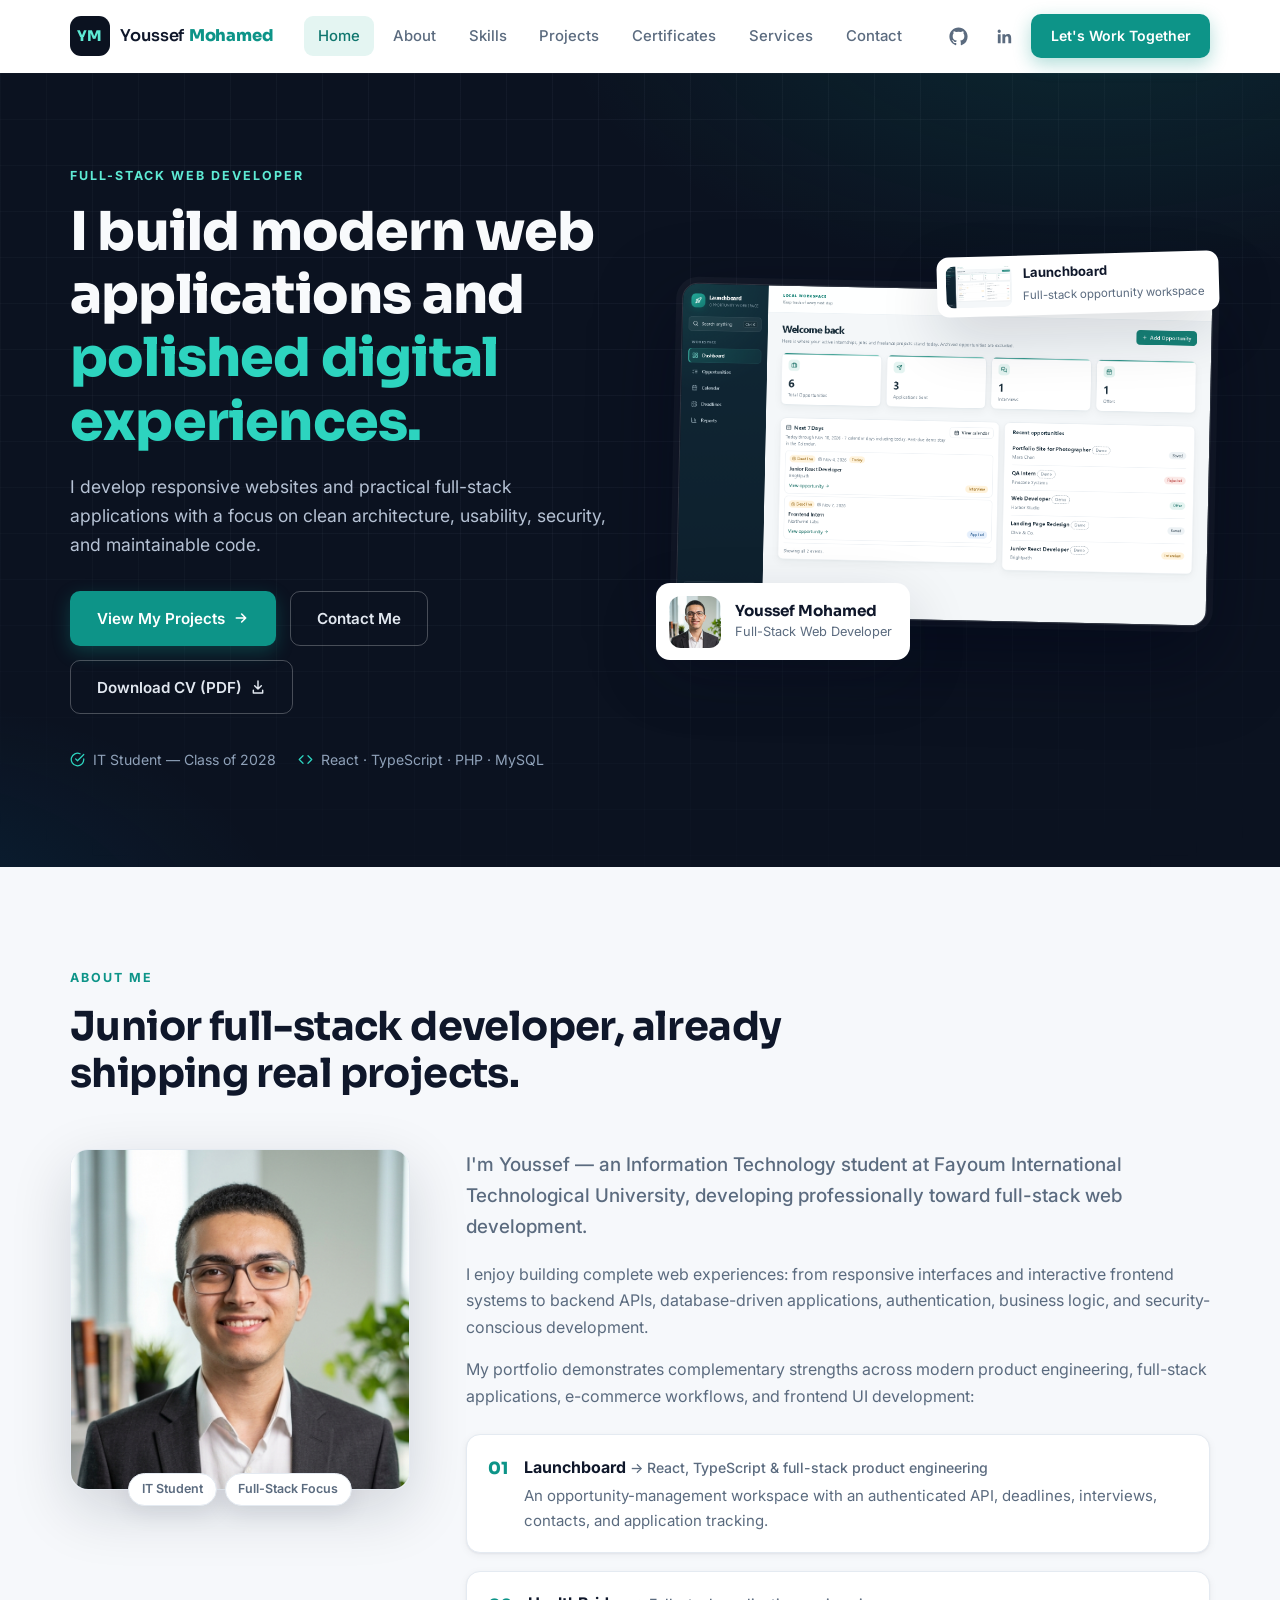
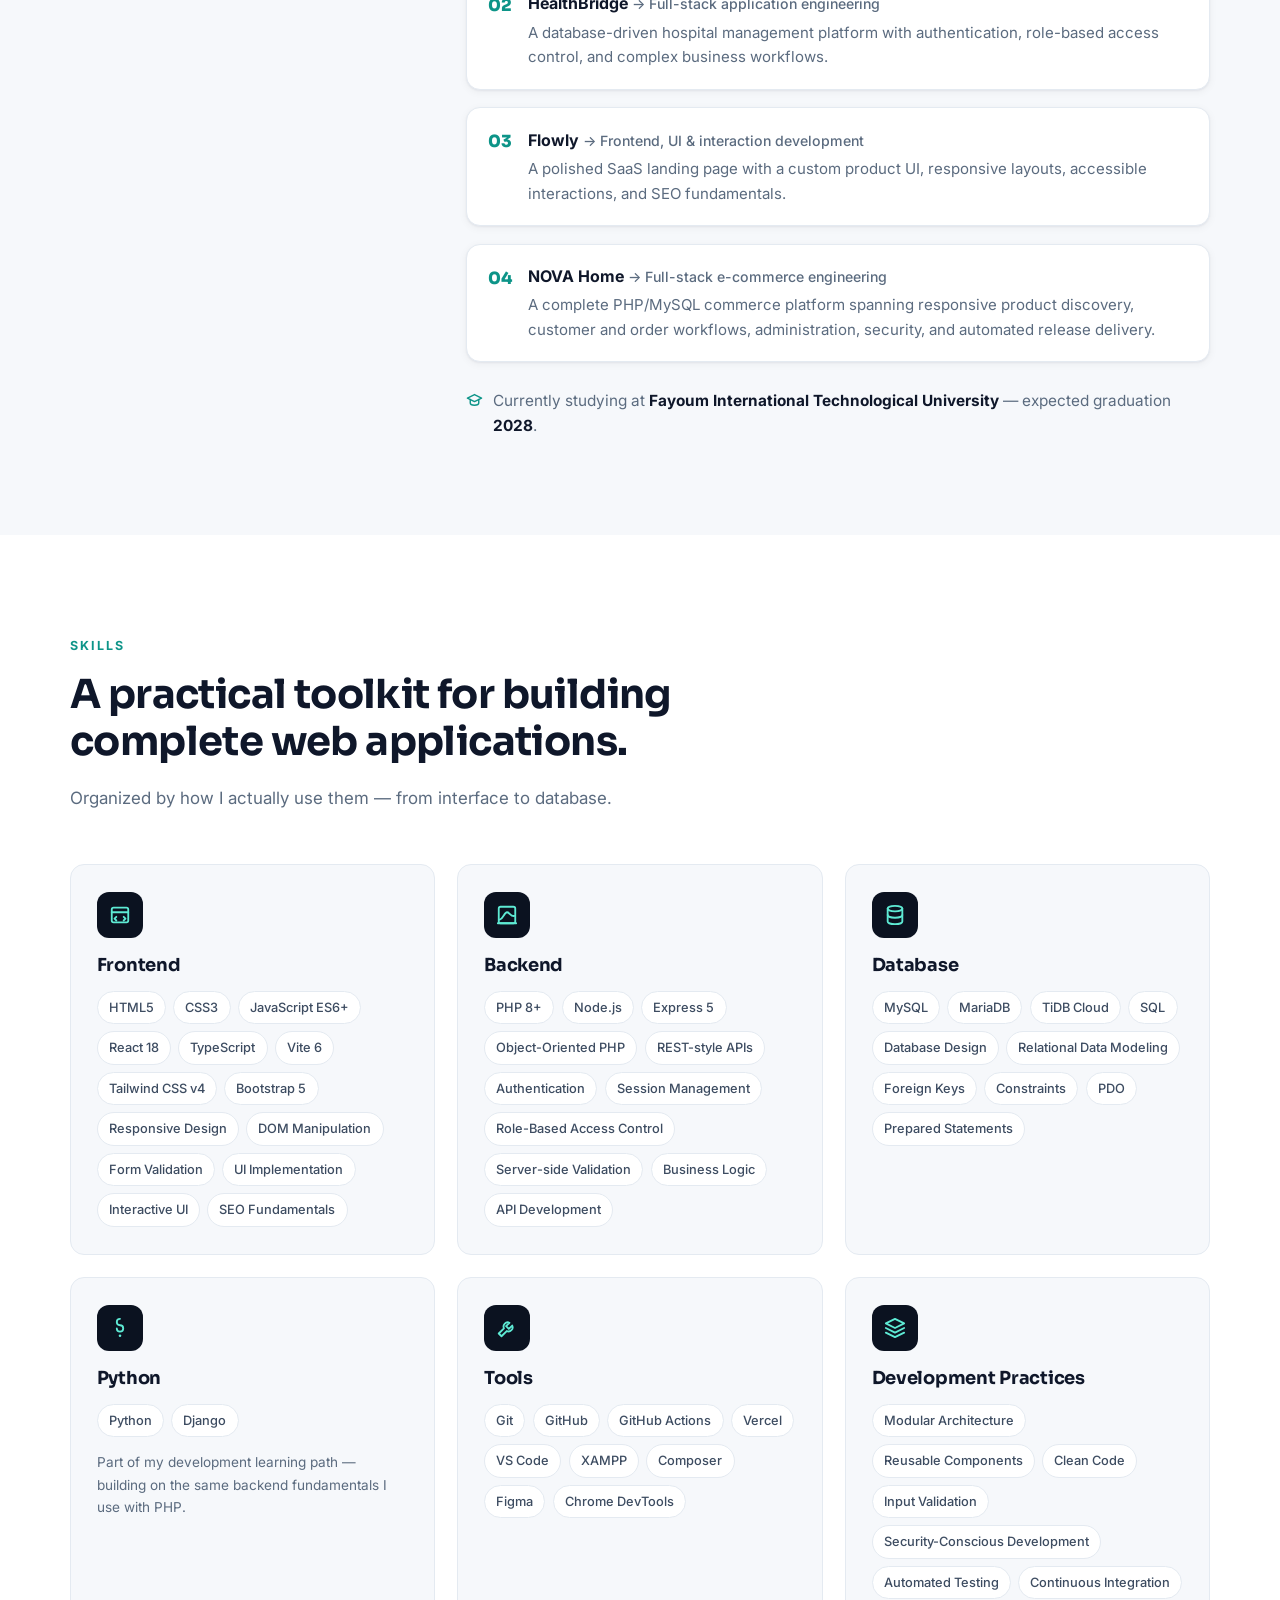
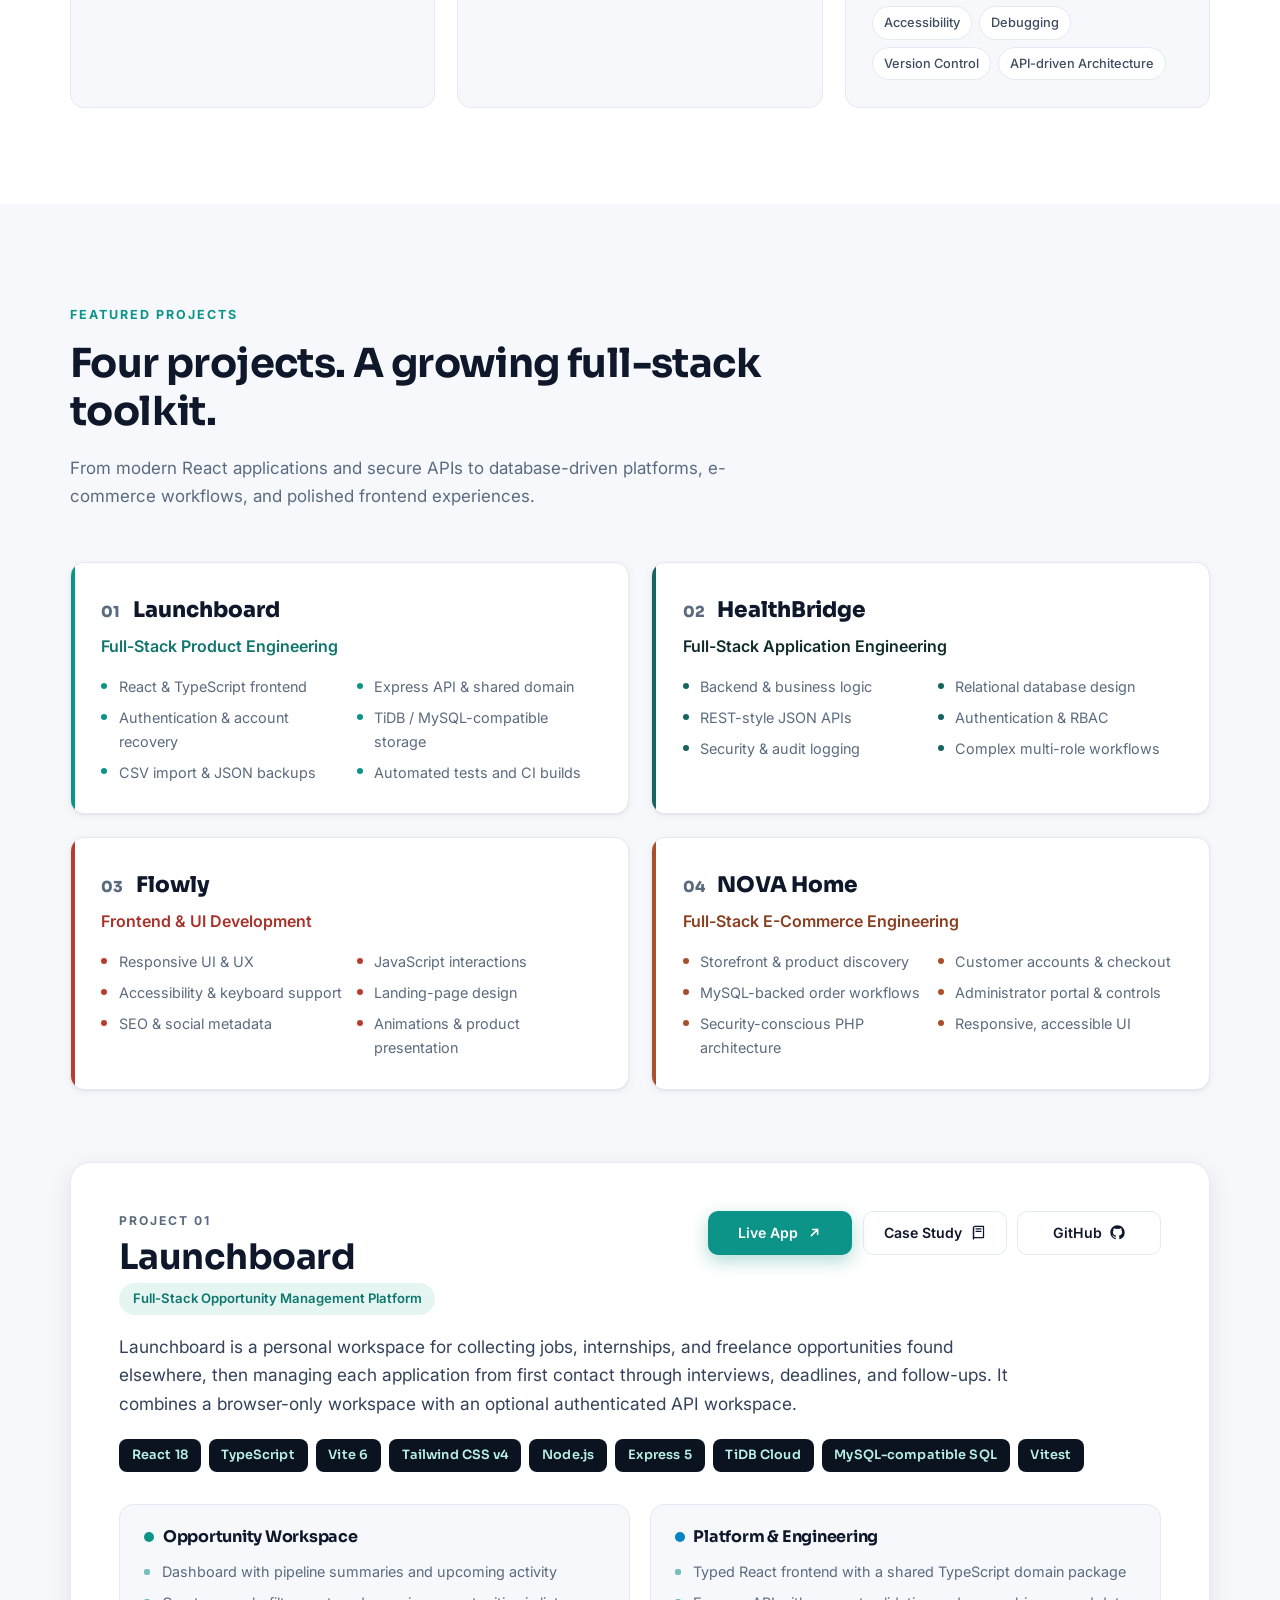
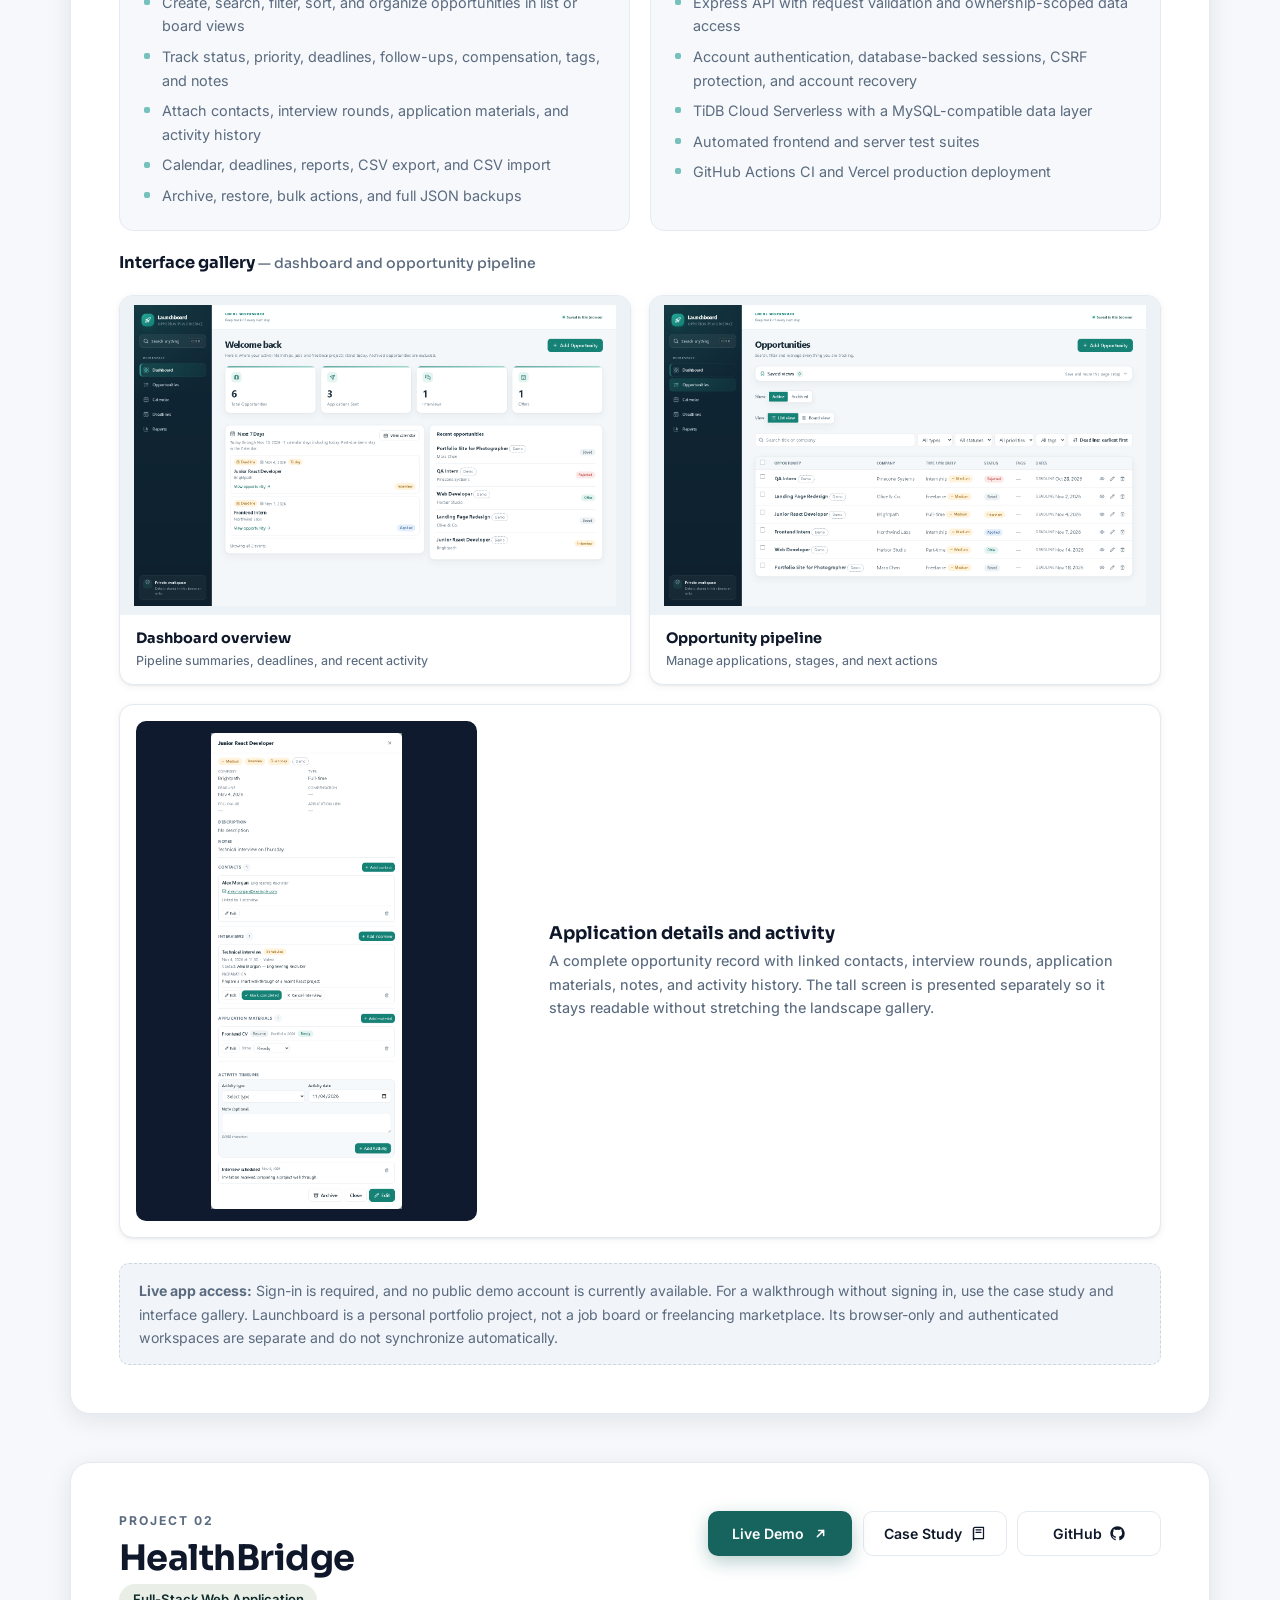
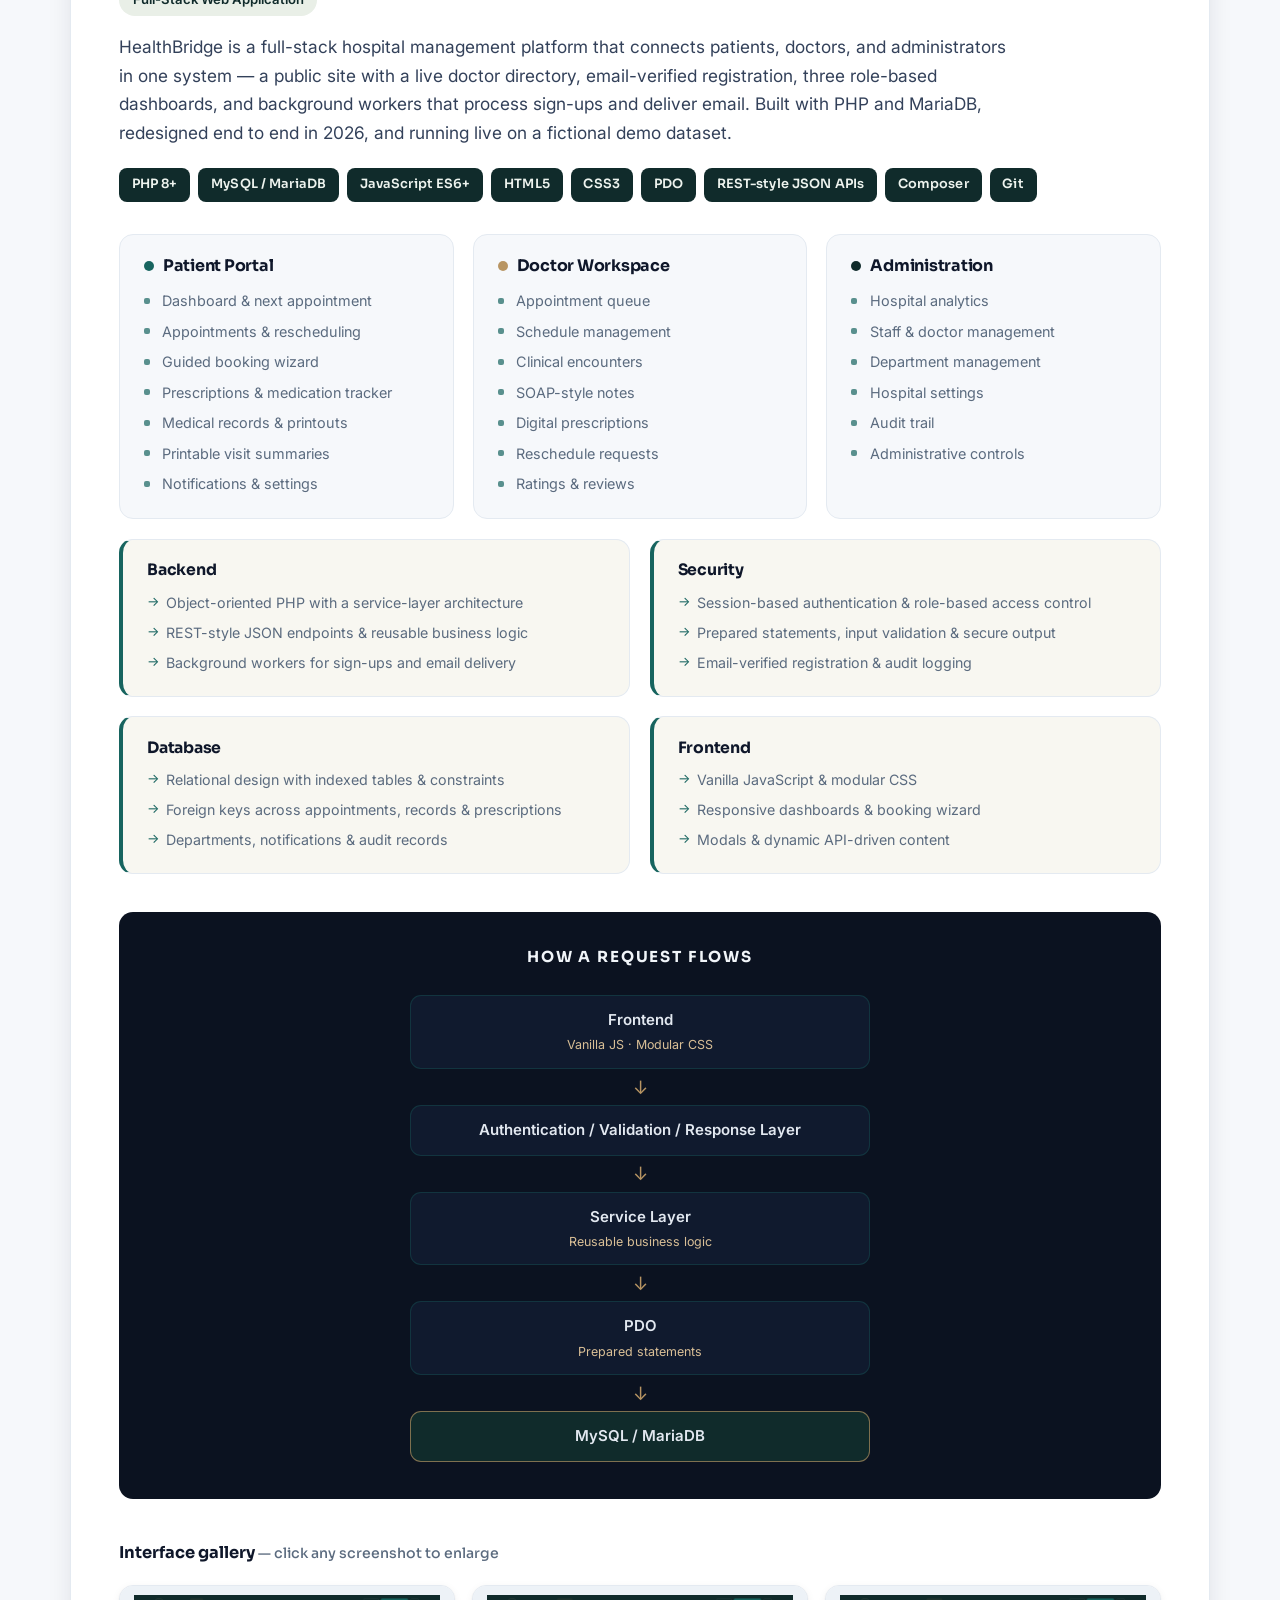
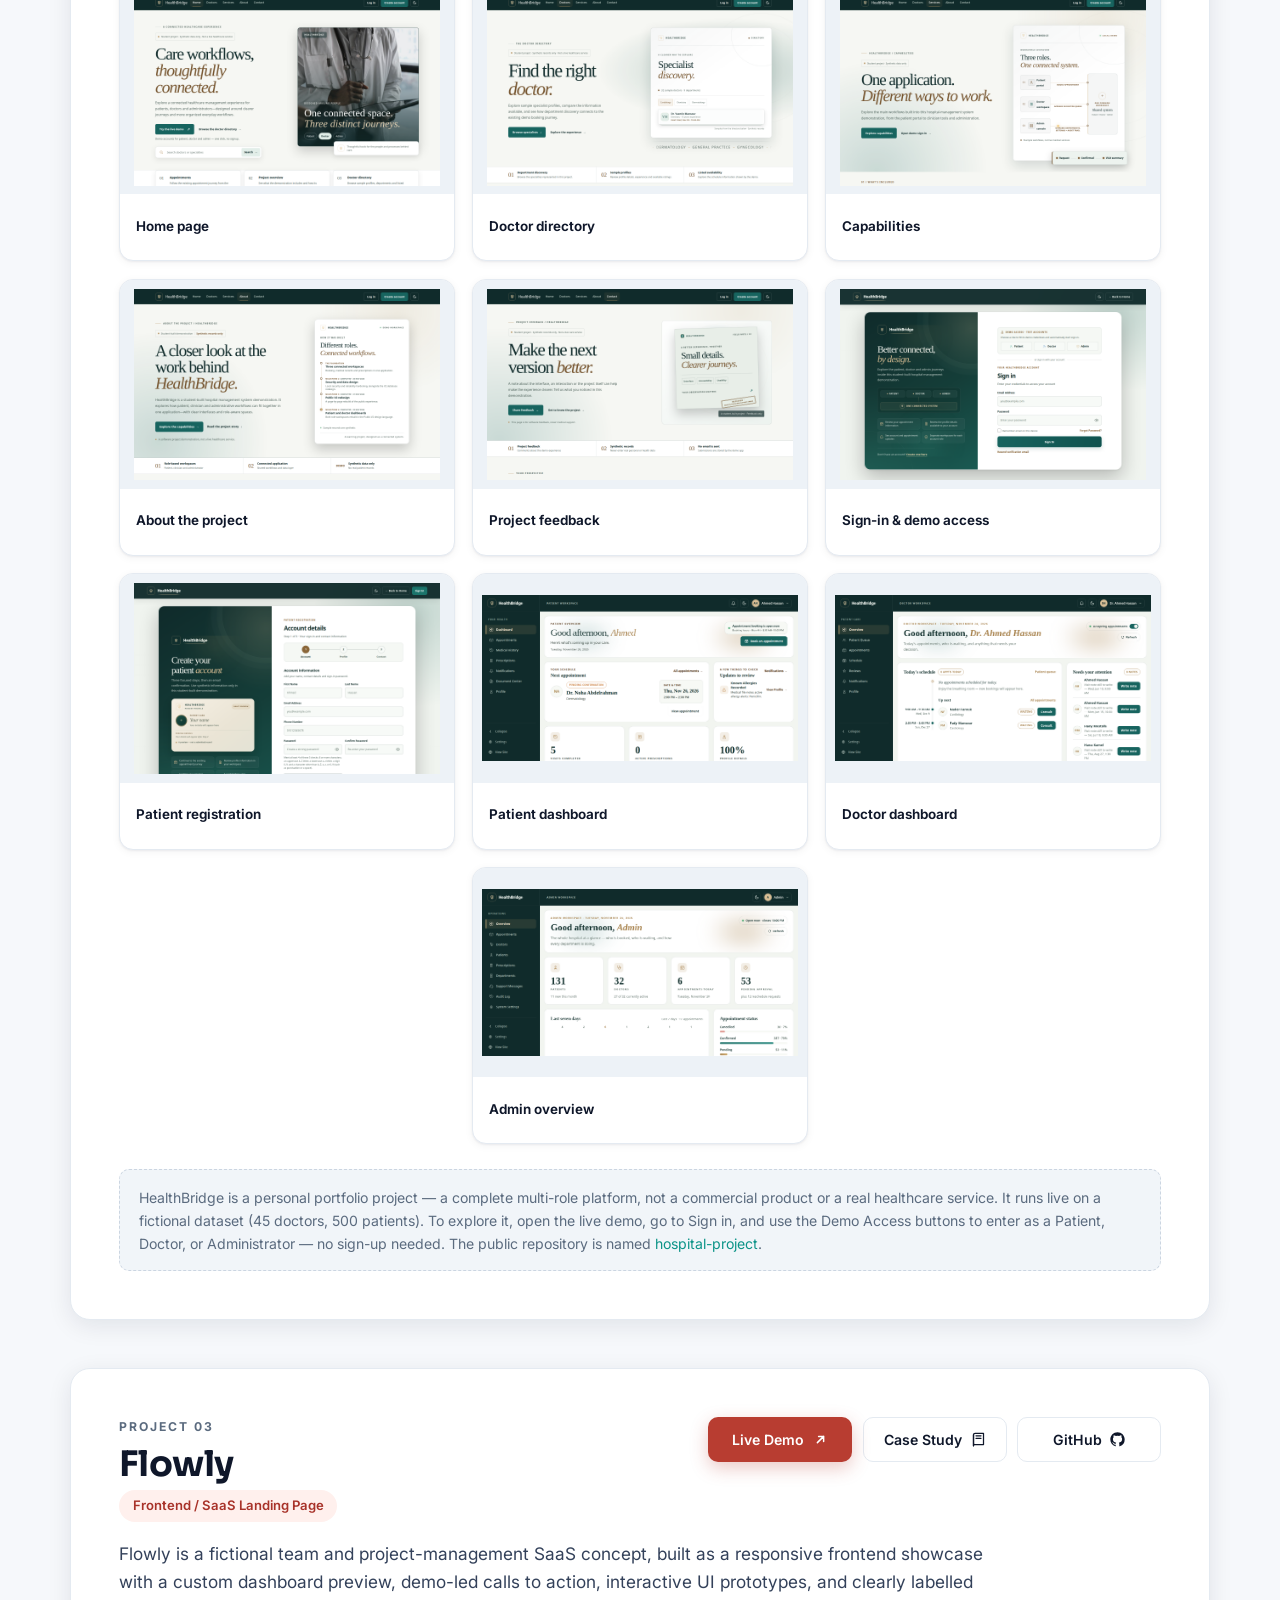
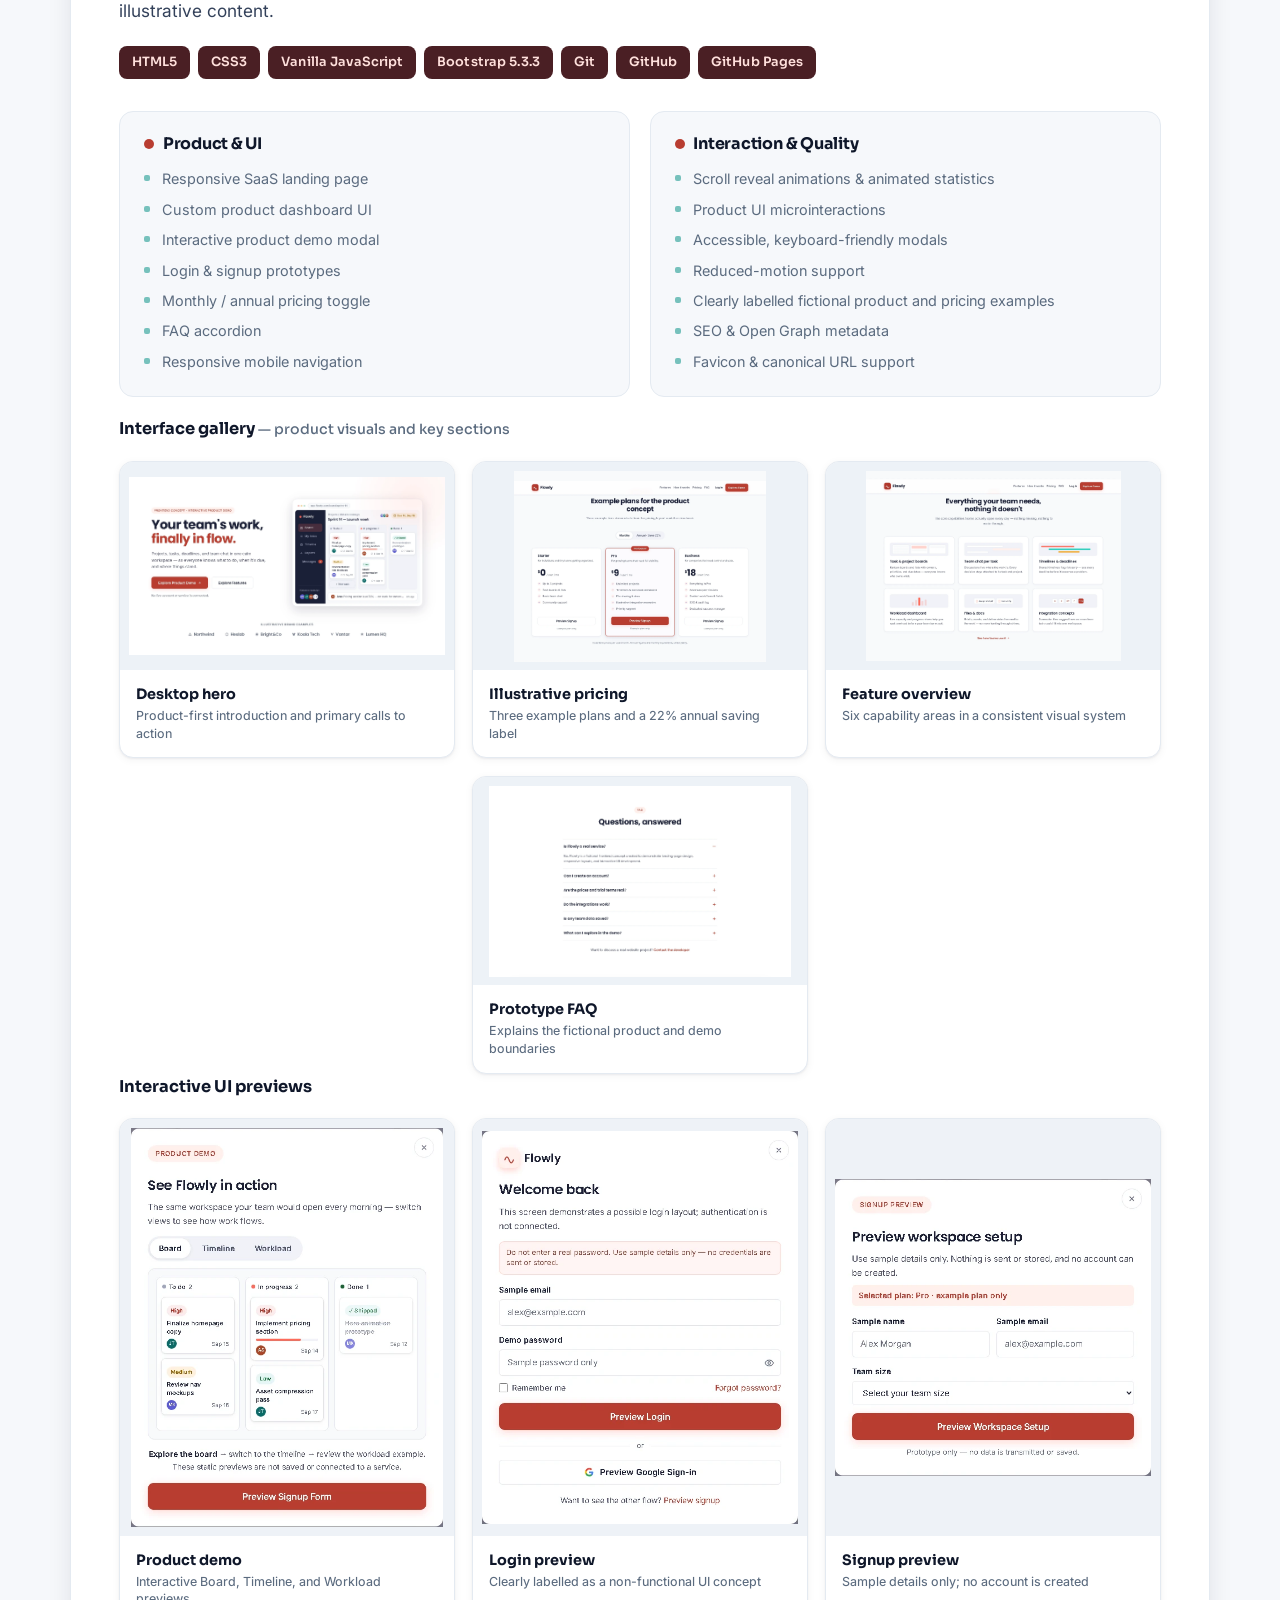
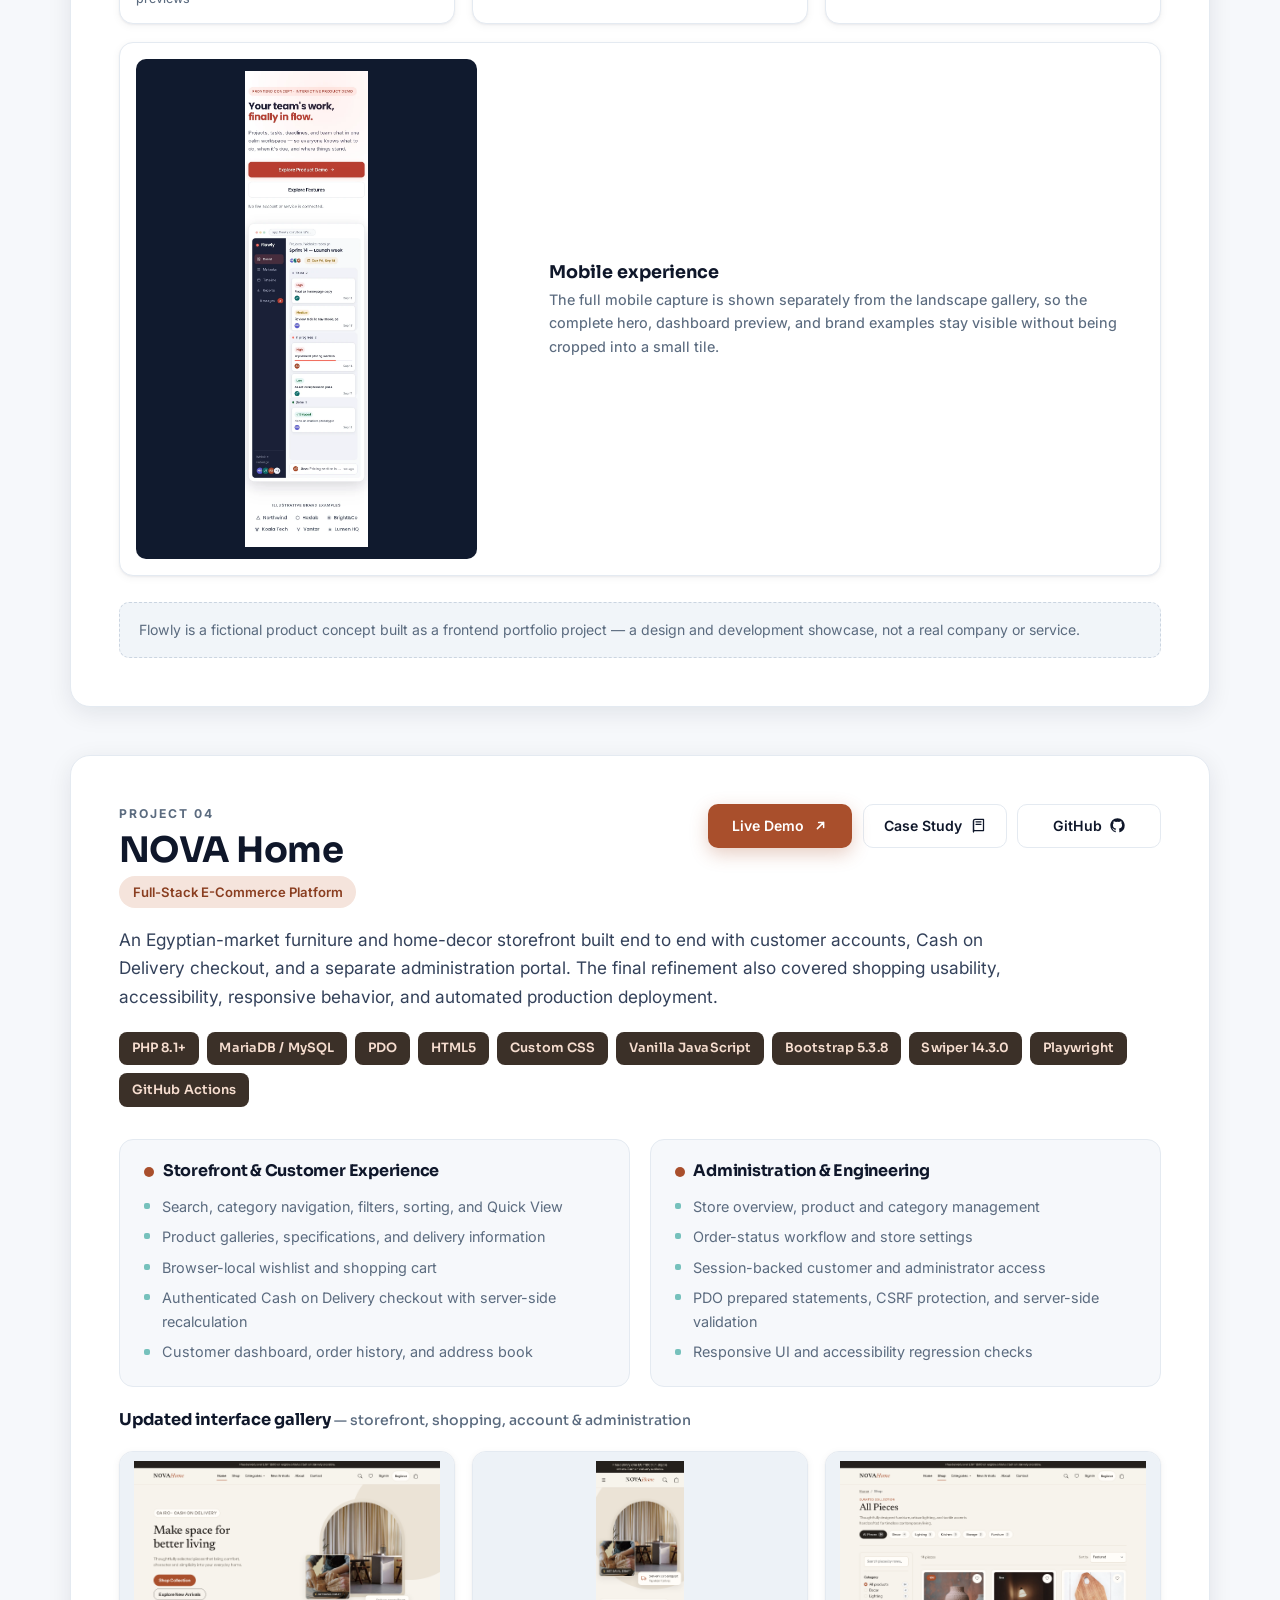
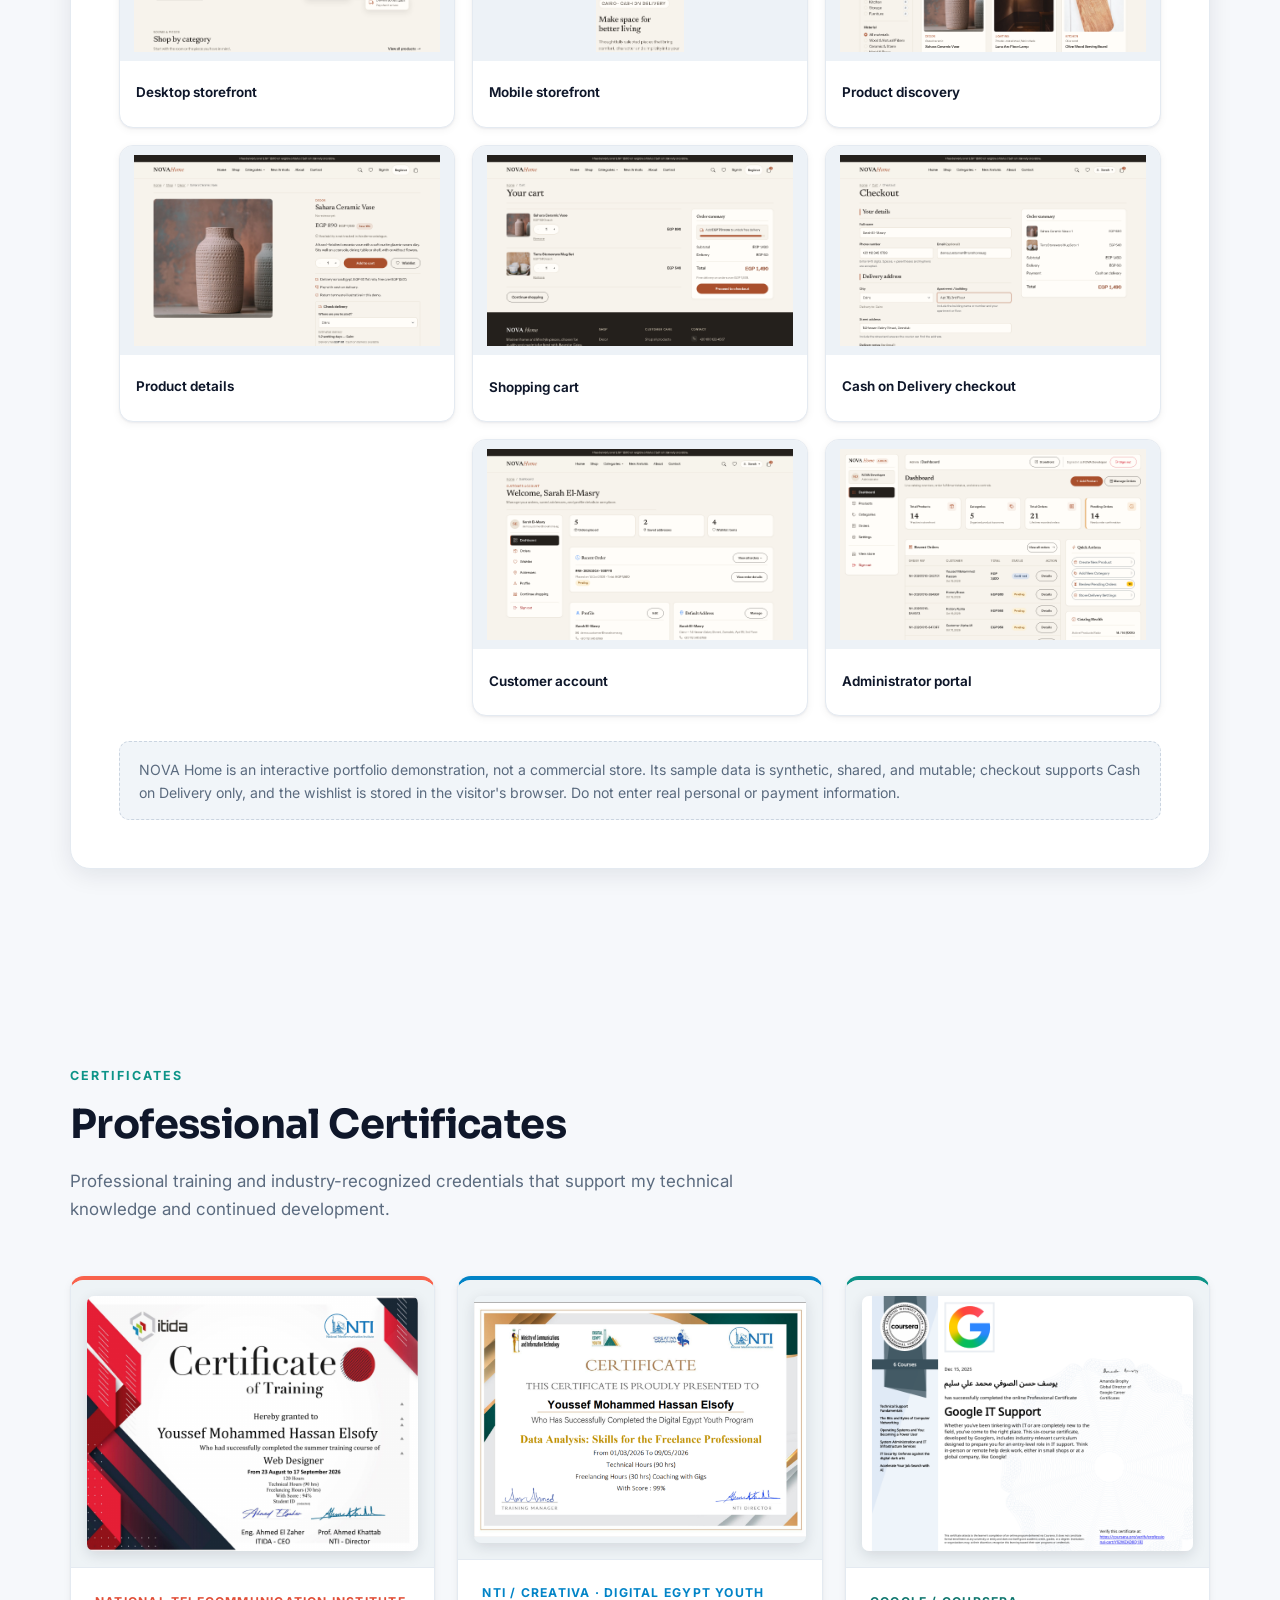
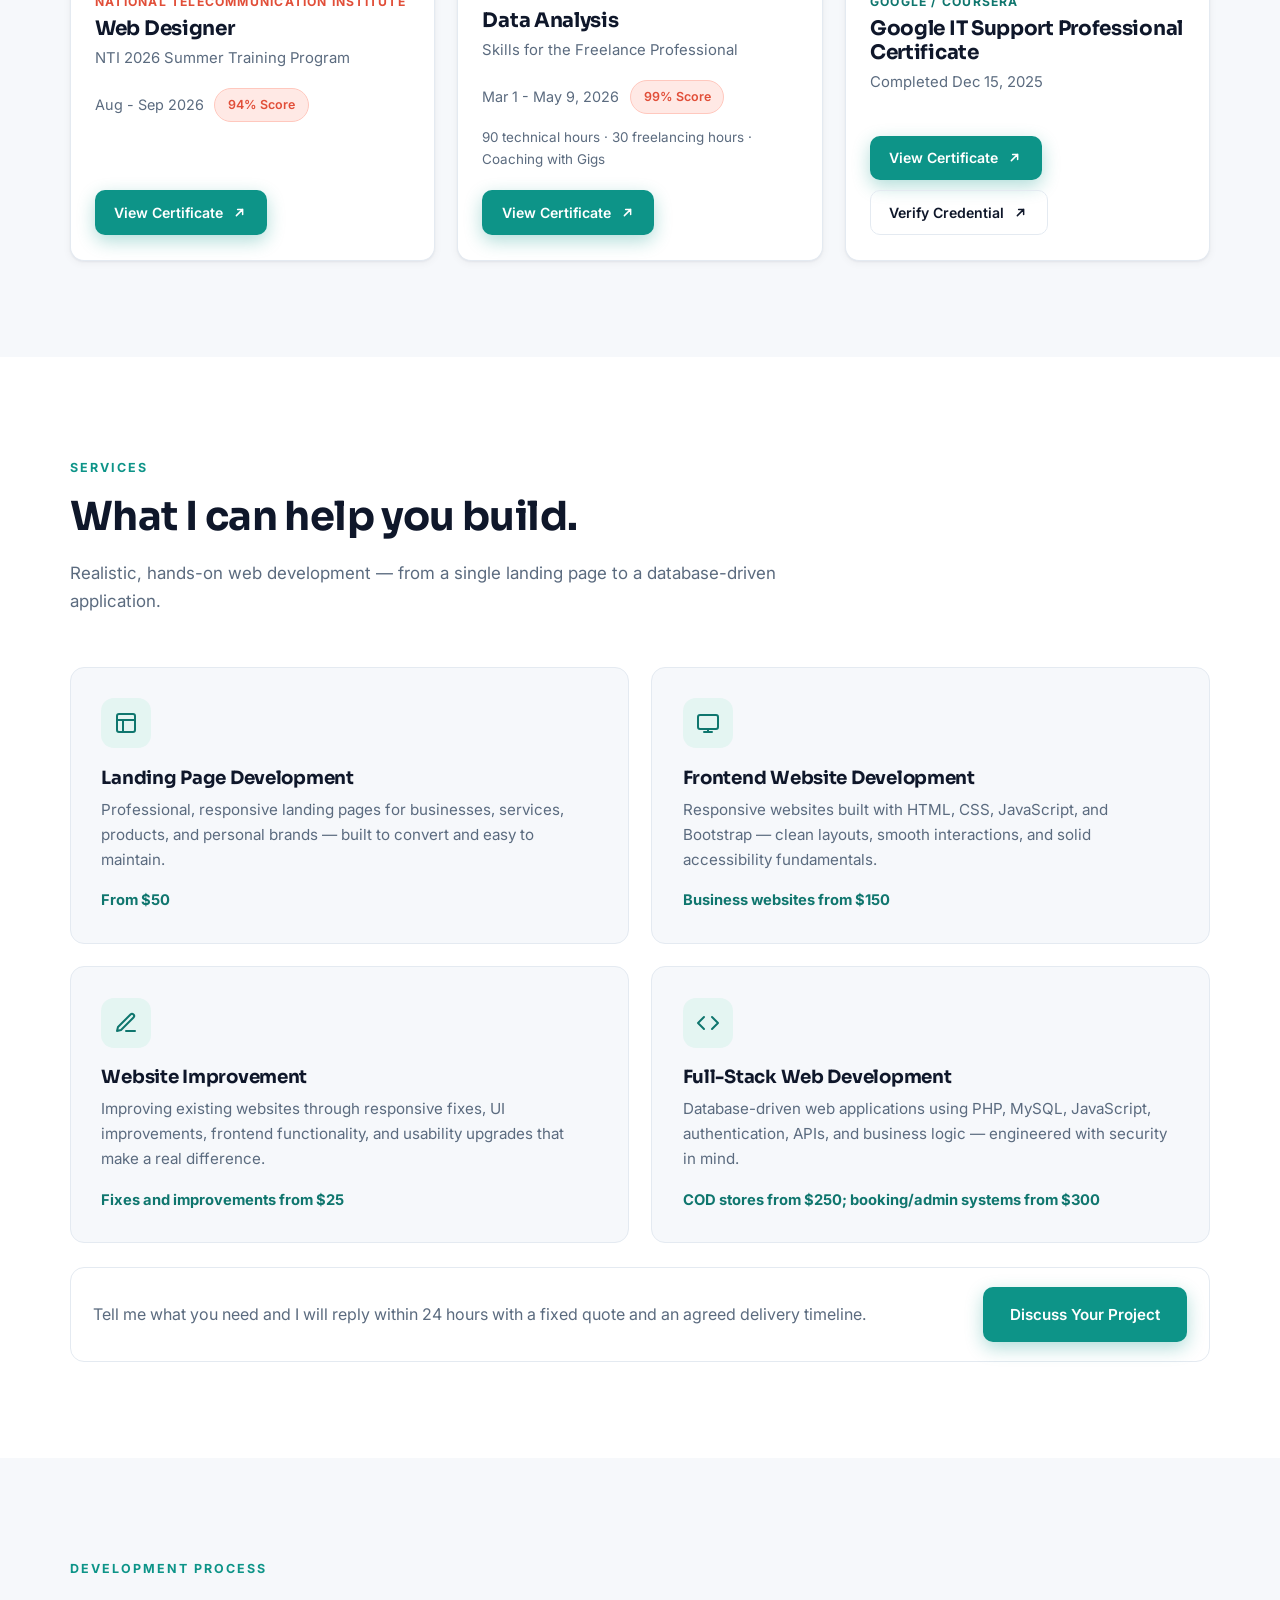
<file: index.html>
<!DOCTYPE html>
<html lang="en">
<head>
  <meta charset="UTF-8">
  <meta name="viewport" content="width=device-width, initial-scale=1.0">
  <title>Youssef Mohamed — Full-Stack Web Developer</title>
  <meta name="description" content="Youssef Mohamed builds React, TypeScript, PHP, and database-driven web applications. Explore Launchboard, HealthBridge, NOVA Home, and Flowly.">
  <meta name="author" content="Youssef Mohamed">
  <meta name="robots" content="index, follow">
  <meta name="theme-color" content="#0b1220">
  <link rel="canonical" href="https://youssefmohammed12.github.io/my-portfolio-website/">
  <meta property="og:type" content="website">
  <meta property="og:url" content="https://youssefmohammed12.github.io/my-portfolio-website/">
  <meta property="og:title" content="Youssef Mohamed — Full-Stack Web Developer">
  <meta property="og:description" content="Full-stack web developer building React, TypeScript, PHP, and database-driven applications. Explore Launchboard, HealthBridge, NOVA Home, and Flowly.">
  <meta property="og:image" content="https://youssefmohammed12.github.io/my-portfolio-website/assets/launchboard/dashboard.png">
  <meta property="og:image:alt" content="Launchboard dashboard showing opportunity summaries, upcoming deadlines, and recent activity">
  <meta name="twitter:image" content="https://youssefmohammed12.github.io/my-portfolio-website/assets/launchboard/dashboard.png">
  <meta name="twitter:card" content="summary_large_image">
  <meta name="twitter:title" content="Youssef Mohamed — Full-Stack Web Developer">
  <meta name="twitter:description" content="Full-stack web developer building React, TypeScript, PHP, and database-driven applications. Explore Launchboard, HealthBridge, NOVA Home, and Flowly.">
  <link rel="icon" type="image/svg+xml" href="assets/favicon.svg">
  <link rel="preconnect" href="https://fonts.googleapis.com">
  <link rel="preconnect" href="https://fonts.gstatic.com" crossorigin>
  <link href="https://fonts.googleapis.com/css2?family=Inter:wght@400;500;600;700&family=Sora:wght@600;700;800&display=swap" rel="stylesheet">
  <link rel="preconnect" href="https://api.web3forms.com">
  <link rel="stylesheet" href="css/styles.css?v=20261113-nova-project-update">
  <script type="application/ld+json">
  {
    "@context": "https://schema.org",
    "@type": "Person",
    "name": "Youssef Mohamed",
    "jobTitle": "Full-Stack Web Developer",
    "url": "https://youssefmohammed12.github.io/my-portfolio-website/",
    "sameAs": [
      "https://github.com/youssefmohammed12",
      "https://www.linkedin.com/in/youssef1g-mohamed"
    ]
  }
  </script>
</head>
<body>
  <a class="skip-link" href="#main">Skip to content</a>

  <header class="site-header" id="siteHeader">
    <div class="container nav-wrap">
      <a href="#home" class="logo" aria-label="Youssef Mohamed — home">
        <span class="logo-mark" aria-hidden="true">YM</span>
        <span class="logo-text">Youssef<strong>Mohamed</strong></span>
      </a>
      <nav class="main-nav" aria-label="Primary">
        <ul class="nav-list">
          <li><a href="#home" class="nav-link" data-section="home">Home</a></li>
          <li><a href="#about" class="nav-link" data-section="about">About</a></li>
          <li><a href="#skills" class="nav-link" data-section="skills">Skills</a></li>
          <li><a href="#projects" class="nav-link" data-section="projects">Projects</a></li>
          <li><a href="#certificates" class="nav-link" data-section="certificates">Certificates</a></li>
          <li><a href="#services" class="nav-link" data-section="services">Services</a></li>
          <li><a href="#contact" class="nav-link" data-section="contact">Contact</a></li>
        </ul>
      </nav>
      <div class="nav-actions">
        <a class="icon-btn" href="https://github.com/youssefmohammed12" target="_blank" rel="noopener noreferrer" aria-label="GitHub profile">
          <svg viewBox="0 0 24 24" width="19" height="19" fill="currentColor" aria-hidden="true"><path d="M12 .5C5.65.5.5 5.65.5 12c0 5.08 3.29 9.39 7.86 10.91.58.11.79-.25.79-.55v-2.15c-3.2.7-3.87-1.36-3.87-1.36-.52-1.33-1.28-1.68-1.28-1.68-1.04-.71.08-.7.08-.7 1.15.08 1.76 1.19 1.76 1.19 1.03 1.75 2.69 1.25 3.34.95.1-.74.4-1.25.72-1.54-2.55-.29-5.24-1.28-5.24-5.69 0-1.26.45-2.28 1.19-3.09-.12-.29-.52-1.46.11-3.05 0 0 .97-.31 3.17 1.18a11 11 0 0 1 5.78 0c2.2-1.49 3.17-1.18 3.17-1.18.63 1.59.23 2.76.11 3.05.74.81 1.19 1.83 1.19 3.09 0 4.42-2.7 5.39-5.26 5.68.41.36.78 1.05.78 2.13v3.16c0 .31.21.67.8.55A11.51 11.51 0 0 0 23.5 12C23.5 5.65 18.35.5 12 .5z"/></svg>
        </a>
        <a class="icon-btn" href="https://www.linkedin.com/in/youssef1g-mohamed" target="_blank" rel="noopener noreferrer" aria-label="LinkedIn profile">
          <svg viewBox="0 0 24 24" width="19" height="19" fill="currentColor" aria-hidden="true"><path d="M20.45 20.45h-3.55v-5.57c0-1.33-.03-3.04-1.85-3.04-1.86 0-2.14 1.45-2.14 2.94v5.67H9.35V9h3.41v1.56h.05c.47-.9 1.63-1.85 3.36-1.85 3.6 0 4.27 2.37 4.27 5.46v6.28zM5.34 7.43a2.06 2.06 0 1 1 0-4.12 2.06 2.06 0 0 1 0 4.12zM7.12 20.45H3.56V9h3.56v11.45z"/></svg>
        </a>
        <a href="#contact" class="btn btn-primary btn-sm nav-cta">Let's Work Together</a>
        <button class="nav-toggle" id="navToggle" aria-expanded="false" aria-controls="mobileMenu" aria-label="Toggle navigation menu">
          <span class="nav-toggle-bar"></span>
          <span class="nav-toggle-bar"></span>
          <span class="nav-toggle-bar"></span>
        </button>
      </div>
    </div>
    <div class="mobile-menu" id="mobileMenu" hidden>
      <nav aria-label="Mobile">
        <ul class="mobile-nav-list">
          <li><a href="#home" class="mobile-nav-link">Home</a></li>
          <li><a href="#about" class="mobile-nav-link">About</a></li>
          <li><a href="#skills" class="mobile-nav-link">Skills</a></li>
          <li><a href="#projects" class="mobile-nav-link">Projects</a></li>
          <li><a href="#certificates" class="mobile-nav-link">Certificates</a></li>
          <li><a href="#services" class="mobile-nav-link">Services</a></li>
          <li><a href="#contact" class="mobile-nav-link">Contact</a></li>
        </ul>
      </nav>
      <div class="mobile-menu-footer">
        <a class="btn btn-primary btn-block" href="#contact">Let's Work Together</a>
        <div class="mobile-socials">
          <a class="icon-btn" href="https://github.com/youssefmohammed12" target="_blank" rel="noopener noreferrer" aria-label="GitHub profile">
            <svg viewBox="0 0 24 24" width="20" height="20" fill="currentColor" aria-hidden="true"><path d="M12 .5C5.65.5.5 5.65.5 12c0 5.08 3.29 9.39 7.86 10.91.58.11.79-.25.79-.55v-2.15c-3.2.7-3.87-1.36-3.87-1.36-.52-1.33-1.28-1.68-1.28-1.68-1.04-.71.08-.7.08-.7 1.15.08 1.76 1.19 1.76 1.19 1.03 1.75 2.69 1.25 3.34.95.1-.74.4-1.25.72-1.54-2.55-.29-5.24-1.28-5.24-5.69 0-1.26.45-2.28 1.19-3.09-.12-.29-.52-1.46.11-3.05 0 0 .97-.31 3.17 1.18a11 11 0 0 1 5.78 0c2.2-1.49 3.17-1.18 3.17-1.18.63 1.59.23 2.76.11 3.05.74.81 1.19 1.83 1.19 3.09 0 4.42-2.7 5.39-5.26 5.68.41.36.78 1.05.78 2.13v3.16c0 .31.21.67.8.55A11.51 11.51 0 0 0 23.5 12C23.5 5.65 18.35.5 12 .5z"/></svg>
          </a>
          <a class="icon-btn" href="https://www.linkedin.com/in/youssef1g-mohamed" target="_blank" rel="noopener noreferrer" aria-label="LinkedIn profile">
            <svg viewBox="0 0 24 24" width="20" height="20" fill="currentColor" aria-hidden="true"><path d="M20.45 20.45h-3.55v-5.57c0-1.33-.03-3.04-1.85-3.04-1.86 0-2.14 1.45-2.14 2.94v5.67H9.35V9h3.41v1.56h.05c.47-.9 1.63-1.85 3.36-1.85 3.6 0 4.27 2.37 4.27 5.46v6.28zM5.34 7.43a2.06 2.06 0 1 1 0-4.12 2.06 2.06 0 0 1 0 4.12zM7.12 20.45H3.56V9h3.56v11.45z"/></svg>
          </a>
        </div>
      </div>
    </div>
  </header>

  <main id="main">

    <section class="hero" id="home" aria-labelledby="hero-title">
      <div class="container hero-grid">
        <div class="hero-copy reveal">
          <p class="eyebrow eyebrow-light">Full-Stack Web Developer</p>
          <h1 id="hero-title">I build modern web applications and <span class="accent-text">polished digital experiences.</span></h1>
          <p class="hero-lead">I develop responsive websites and practical full-stack applications with a focus on clean architecture, usability, security, and maintainable code.</p>
          <div class="hero-actions">
            <a href="#projects" class="btn btn-primary">View My Projects
              <svg viewBox="0 0 24 24" width="16" height="16" fill="none" stroke="currentColor" stroke-width="2.4" stroke-linecap="round" stroke-linejoin="round" aria-hidden="true"><path d="M5 12h14M13 6l6 6-6 6"/></svg>
            </a>
            <a href="#contact" class="btn btn-ghost btn-ghost-light">Contact Me</a>
            <a href="assets/Youssef_Mohamed_CV.pdf" class="btn btn-ghost btn-ghost-light" download="Youssef_Mohamed_CV.pdf">Download CV (PDF)
              <svg viewBox="0 0 24 24" width="16" height="16" fill="none" stroke="currentColor" stroke-width="2.2" stroke-linecap="round" stroke-linejoin="round" aria-hidden="true"><path d="M12 3v12m-5-5 5 5 5-5"/><path d="M5 17v4h14v-4"/></svg>
            </a>
          </div>
          <div class="hero-meta">
            <span class="hero-meta-item">
              <svg viewBox="0 0 24 24" width="15" height="15" fill="none" stroke="currentColor" stroke-width="2" stroke-linecap="round" stroke-linejoin="round" aria-hidden="true"><path d="M22 11.1V12a10 10 0 1 1-5.93-9.14"/><path d="M22 4 12 14l-3-3"/></svg>
              IT Student — Class of 2028
            </span>
            <span class="hero-meta-item">
              <svg viewBox="0 0 24 24" width="15" height="15" fill="none" stroke="currentColor" stroke-width="2" stroke-linecap="round" stroke-linejoin="round" aria-hidden="true"><path d="m16 18 6-6-6-6M8 6l-6 6 6 6"/></svg>
              React · TypeScript · PHP · MySQL
            </span>
          </div>
        </div>
        <div class="hero-visual reveal" aria-label="Preview of Youssef's work">
          <figure class="hero-frame">
            <img src="assets/launchboard/dashboard.png" alt="Launchboard dashboard with opportunity summaries, upcoming deadlines, and recent activity" width="1600" height="1000">
          </figure>
          <aside class="hero-id-card">
            <img src="assets/Youssef1.png" alt="Portrait of Youssef Mohamed" width="120" height="120">
            <div>
              <p class="hero-id-name">Youssef Mohamed</p>
              <p class="hero-id-role">Full-Stack Web Developer</p>
            </div>
          </aside>
          <a href="#project-launchboard" class="hero-chip" aria-label="See Launchboard project">
            <img src="assets/launchboard/dashboard.png" alt="" width="96" height="60" aria-hidden="true">
            <span><strong>Launchboard</strong><small>Full-stack opportunity workspace</small></span>
          </a>
        </div>
      </div>
    </section>

    <section class="section" id="about" aria-labelledby="about-title">
      <div class="container">
        <div class="section-head reveal">
          <p class="eyebrow">About Me</p>
          <h2 id="about-title">Junior full-stack developer, already shipping real projects.</h2>
        </div>
        <div class="about-grid">
          <div class="about-photo reveal">
            <div class="about-photo-frame">
              <img src="assets/Youssef1.png" alt="Youssef Mohamed — Full-Stack Web Developer" width="768" height="772">
            </div>
            <div class="about-photo-badges">
              <span class="badge">IT Student</span>
              <span class="badge">Full-Stack Focus</span>
            </div>
          </div>
          <div class="about-text reveal">
            <p class="about-lead">I'm Youssef — an Information Technology student at Fayoum International Technological University, developing professionally toward full-stack web development.</p>
            <p>I enjoy building complete web experiences: from responsive interfaces and interactive frontend systems to backend APIs, database-driven applications, authentication, business logic, and security-conscious development.</p>
            <p>My portfolio demonstrates complementary strengths across modern product engineering, full-stack applications, e-commerce workflows, and frontend UI development:</p>
            <div class="about-points">
              <div class="about-point">
                <span class="about-point-num">01</span>
                <div>
                  <p class="about-point-title">Launchboard <span class="about-point-tag">→ React, TypeScript &amp; full-stack product engineering</span></p>
                  <p>An opportunity-management workspace with an authenticated API, deadlines, interviews, contacts, and application tracking.</p>
                </div>
              </div>
              <div class="about-point">
                <span class="about-point-num">02</span>
                <div>
                  <p class="about-point-title">HealthBridge <span class="about-point-tag">→ Full-stack application engineering</span></p>
                  <p>A database-driven hospital management platform with authentication, role-based access control, and complex business workflows.</p>
                </div>
              </div>
              <div class="about-point">
                <span class="about-point-num">03</span>
                <div>
                  <p class="about-point-title">Flowly <span class="about-point-tag">→ Frontend, UI &amp; interaction development</span></p>
                  <p>A polished SaaS landing page with a custom product UI, responsive layouts, accessible interactions, and SEO fundamentals.</p>
                </div>
              </div>
              <div class="about-point">
                <span class="about-point-num">04</span>
                <div>
                  <p class="about-point-title">NOVA Home <span class="about-point-tag">→ Full-stack e-commerce engineering</span></p>
                  <p>A complete PHP/MySQL commerce platform spanning responsive product discovery, customer and order workflows, administration, security, and automated release delivery.</p>
                </div>
              </div>
            </div>
            <p class="about-edu">
              <svg viewBox="0 0 24 24" width="17" height="17" fill="none" stroke="currentColor" stroke-width="2" stroke-linecap="round" stroke-linejoin="round" aria-hidden="true"><path d="M22 10 12 5 2 10l10 5 10-5z"/><path d="M6 12v5c0 1.7 2.7 3 6 3s6-1.3 6-3v-5"/></svg>
              <span>Currently studying at <strong>Fayoum International Technological University</strong> — expected graduation <strong>2028</strong>.</span>
            </p>
          </div>
        </div>
      </div>
    </section>

    <section class="section section-alt" id="skills" aria-labelledby="skills-title">
      <div class="container">
        <div class="section-head reveal">
          <p class="eyebrow">Skills</p>
          <h2 id="skills-title">A practical toolkit for building complete web applications.</h2>
          <p class="section-sub">Organized by how I actually use them — from interface to database.</p>
        </div>
        <div class="skills-grid">
          <article class="skill-card reveal">
            <div class="skill-icon" aria-hidden="true">
              <svg viewBox="0 0 24 24" width="22" height="22" fill="none" stroke="currentColor" stroke-width="2" stroke-linecap="round" stroke-linejoin="round"><rect x="3" y="4" width="18" height="16" rx="2"/><path d="M3 9h18"/><path d="m8 14-2 2 2 2M16 14l2 2-2 2"/></svg>
            </div>
            <h3>Frontend</h3>
            <ul class="tag-list">
              <li>HTML5</li><li>CSS3</li><li>JavaScript ES6+</li><li>React 18</li><li>TypeScript</li><li>Vite 6</li><li>Tailwind CSS v4</li><li>Bootstrap 5</li><li>Responsive Design</li><li>DOM Manipulation</li><li>Form Validation</li><li>UI Implementation</li><li>Interactive UI</li><li>SEO Fundamentals</li>
            </ul>
          </article>
          <article class="skill-card reveal">
            <div class="skill-icon" aria-hidden="true">
              <svg viewBox="0 0 24 24" width="22" height="22" fill="none" stroke="currentColor" stroke-width="2" stroke-linecap="round" stroke-linejoin="round"><path d="M4 17c4-1 5-8 8-8s4 5 8 4"/><path d="M2 21h20"/><rect x="3" y="3" width="18" height="18" rx="2"/></svg>
            </div>
            <h3>Backend</h3>
            <ul class="tag-list">
              <li>PHP 8+</li><li>Node.js</li><li>Express 5</li><li>Object-Oriented PHP</li><li>REST-style APIs</li><li>Authentication</li><li>Session Management</li><li>Role-Based Access Control</li><li>Server-side Validation</li><li>Business Logic</li><li>API Development</li>
            </ul>
          </article>
          <article class="skill-card reveal">
            <div class="skill-icon" aria-hidden="true">
              <svg viewBox="0 0 24 24" width="22" height="22" fill="none" stroke="currentColor" stroke-width="2" stroke-linecap="round" stroke-linejoin="round"><ellipse cx="12" cy="5" rx="8" ry="3"/><path d="M4 5v14c0 1.7 3.6 3 8 3s8-1.3 8-3V5"/><path d="M4 12c0 1.7 3.6 3 8 3s8-1.3 8-3"/></svg>
            </div>
            <h3>Database</h3>
            <ul class="tag-list">
              <li>MySQL</li><li>MariaDB</li><li>TiDB Cloud</li><li>SQL</li><li>Database Design</li><li>Relational Data Modeling</li><li>Foreign Keys</li><li>Constraints</li><li>PDO</li><li>Prepared Statements</li>
            </ul>
          </article>
          <article class="skill-card reveal">
            <div class="skill-icon" aria-hidden="true">
              <svg viewBox="0 0 24 24" width="22" height="22" fill="none" stroke="currentColor" stroke-width="2" stroke-linecap="round" stroke-linejoin="round"><path d="M12 2c-2 0-3.5 1.6-3.5 3.5S10 9 12 9s3.5 1.6 3.5 3.5S14 16 12 16s-3.5-1.6-3.5-3.5"/><circle cx="12" cy="20.5" r="1.4" fill="currentColor" stroke="none"/></svg>
            </div>
            <h3>Python</h3>
            <ul class="tag-list">
              <li>Python</li><li>Django</li>
            </ul>
            <p class="skill-note">Part of my development learning path — building on the same backend fundamentals I use with PHP.</p>
          </article>
          <article class="skill-card reveal">
            <div class="skill-icon" aria-hidden="true">
              <svg viewBox="0 0 24 24" width="22" height="22" fill="none" stroke="currentColor" stroke-width="2" stroke-linecap="round" stroke-linejoin="round"><path d="M14.7 6.3a4.5 4.5 0 0 0-6 6L3 18l3 3 5.7-5.7a4.5 4.5 0 0 0 6-6L14 13l-3-3 3.7-3.7z"/></svg>
            </div>
            <h3>Tools</h3>
            <ul class="tag-list">
              <li>Git</li><li>GitHub</li><li>GitHub Actions</li><li>Vercel</li><li>VS Code</li><li>XAMPP</li><li>Composer</li><li>Figma</li><li>Chrome DevTools</li>
            </ul>
          </article>
          <article class="skill-card reveal">
            <div class="skill-icon" aria-hidden="true">
              <svg viewBox="0 0 24 24" width="22" height="22" fill="none" stroke="currentColor" stroke-width="2" stroke-linecap="round" stroke-linejoin="round"><path d="M12 2 2 7l10 5 10-5-10-5z"/><path d="M2 17l10 5 10-5"/><path d="M2 12l10 5 10-5"/></svg>
            </div>
            <h3>Development Practices</h3>
            <ul class="tag-list">
              <li>Modular Architecture</li><li>Reusable Components</li><li>Clean Code</li><li>Input Validation</li><li>Security-Conscious Development</li><li>Automated Testing</li><li>Continuous Integration</li><li>Accessibility</li><li>Debugging</li><li>Version Control</li><li>API-driven Architecture</li>
            </ul>
          </article>
        </div>
      </div>
    </section>

    <section class="section" id="projects" aria-labelledby="projects-title">
      <div class="container">
        <div class="section-head reveal">
          <p class="eyebrow">Featured Projects</p>
          <h2 id="projects-title">Four projects. A growing full-stack toolkit.</h2>
          <p class="section-sub">From modern React applications and secure APIs to database-driven platforms, e-commerce workflows, and polished frontend experiences.</p>
        </div>

        <div class="compare-grid reveal">
          <div class="compare-card compare-launchboard">
            <div class="compare-head">
              <span class="compare-num">01</span>
              <p class="compare-name">Launchboard</p>
            </div>
            <p class="compare-focus">Full-Stack Product Engineering</p>
            <ul class="compare-list">
              <li>React &amp; TypeScript frontend</li>
              <li>Express API &amp; shared domain</li>
              <li>Authentication &amp; account recovery</li>
              <li>TiDB / MySQL-compatible storage</li>
              <li>CSV import &amp; JSON backups</li>
              <li>Automated tests and CI builds</li>
            </ul>
          </div>
          <div class="compare-card compare-hb">
            <div class="compare-head">
              <span class="compare-num">02</span>
              <p class="compare-name">HealthBridge</p>
            </div>
            <p class="compare-focus">Full-Stack Application Engineering</p>
            <ul class="compare-list">
              <li>Backend &amp; business logic</li>
              <li>Relational database design</li>
              <li>REST-style JSON APIs</li>
              <li>Authentication &amp; RBAC</li>
              <li>Security &amp; audit logging</li>
              <li>Complex multi-role workflows</li>
            </ul>
          </div>
          <div class="compare-card compare-fl">
            <div class="compare-head">
              <span class="compare-num">03</span>
              <p class="compare-name">Flowly</p>
            </div>
            <p class="compare-focus">Frontend &amp; UI Development</p>
            <ul class="compare-list">
              <li>Responsive UI &amp; UX</li>
              <li>JavaScript interactions</li>
              <li>Accessibility &amp; keyboard support</li>
              <li>Landing-page design</li>
              <li>SEO &amp; social metadata</li>
              <li>Animations &amp; product presentation</li>
            </ul>
          </div>
          <div class="compare-card compare-nova">
            <div class="compare-head">
              <span class="compare-num">04</span>
              <p class="compare-name">NOVA Home</p>
            </div>
            <p class="compare-focus">Full-Stack E-Commerce Engineering</p>
            <ul class="compare-list">
              <li>Storefront &amp; product discovery</li>
              <li>Customer accounts &amp; checkout</li>
              <li>MySQL-backed order workflows</li>
              <li>Administrator portal &amp; controls</li>
              <li>Security-conscious PHP architecture</li>
              <li>Responsive, accessible UI</li>
            </ul>
          </div>
        </div>

        <article class="project reveal" id="project-launchboard" aria-labelledby="launchboard-title">
          <header class="project-head">
            <div>
              <p class="project-eyebrow">Project 01</p>
              <h3 class="project-title" id="launchboard-title">Launchboard</h3>
              <p class="project-cat">Full-Stack Opportunity Management Platform</p>
            </div>
            <div class="project-links" aria-label="Launchboard project actions">
              <a class="btn btn-primary btn-sm" href="https://launchboard-drab.vercel.app/" target="_blank" rel="noopener noreferrer" aria-label="Open the Launchboard live app in a new tab; sign-in is required">
                Live App
                <svg viewBox="0 0 24 24" width="15" height="15" fill="none" stroke="currentColor" stroke-width="2.4" stroke-linecap="round" stroke-linejoin="round" aria-hidden="true"><path d="M7 17 17 7M9 7h8v8"/></svg>
              </a>
<a class="btn btn-ghost btn-sm" href="launchboard-case-study.html" aria-label="Read the Launchboard case study">Case Study
                <svg viewBox="0 0 24 24" width="15" height="15" fill="none" stroke="currentColor" stroke-width="2" stroke-linecap="round" stroke-linejoin="round" aria-hidden="true"><path d="M4 4.5A2.5 2.5 0 0 1 6.5 2H20v18H6.5A2.5 2.5 0 0 0 4 22z"/><path d="M4 4.5v17.5M8 6h8M8 10h8"/></svg>
              </a>
<a class="btn btn-ghost btn-sm" href="https://github.com/youssefmohammed12/Launchboard" target="_blank" rel="noopener noreferrer" aria-label="Open the Launchboard GitHub repository in a new tab">
                GitHub
                <svg viewBox="0 0 24 24" width="15" height="15" fill="currentColor" aria-hidden="true"><path d="M12 .5C5.65.5.5 5.65.5 12c0 5.08 3.29 9.39 7.86 10.91.58.11.79-.25.79-.55v-2.15c-3.2.7-3.87-1.36-3.87-1.36-.52-1.33-1.28-1.68-1.28-1.68-1.04-.71.08-.7.08-.7 1.15.08 1.76 1.19 1.76 1.19 1.03 1.75 2.69 1.25 3.34.95.1-.74.4-1.25.72-1.54-2.55-.29-5.24-1.28-5.24-5.69 0-1.26.45-2.28 1.19-3.09-.12-.29-.52-1.46.11-3.05 0 0 .97-.31 3.17 1.18a11 11 0 0 1 5.78 0c2.2-1.49 3.17-1.18 3.17-1.18.63 1.59.23 2.76.11 3.05.74.81 1.19 1.83 1.19 3.09 0 4.42-2.7 5.39-5.26 5.68.41.36.78 1.05.78 2.13v3.16c0 .31.21.67.8.55A11.51 11.51 0 0 0 23.5 12C23.5 5.65 18.35.5 12 .5z"/></svg>
              </a>
            </div>
          </header>

          <p class="project-desc">Launchboard is a personal workspace for collecting jobs, internships, and freelance opportunities found elsewhere, then managing each application from first contact through interviews, deadlines, and follow-ups. It combines a browser-only workspace with an optional authenticated API workspace.</p>

          <ul class="tech-row" aria-label="Launchboard technology stack">
            <li>React 18</li><li>TypeScript</li><li>Vite 6</li><li>Tailwind CSS v4</li><li>Node.js</li><li>Express 5</li><li>TiDB Cloud</li><li>MySQL-compatible SQL</li><li>Vitest</li>
          </ul>

          <div class="feature-cols feature-cols-2">
            <div class="feature-col">
              <h4><span class="feature-dot feature-dot-teal" aria-hidden="true"></span>Opportunity Workspace</h4>
              <ul>
                <li>Dashboard with pipeline summaries and upcoming activity</li>
                <li>Create, search, filter, sort, and organize opportunities in list or board views</li>
                <li>Track status, priority, deadlines, follow-ups, compensation, tags, and notes</li>
                <li>Attach contacts, interview rounds, application materials, and activity history</li>
                <li>Calendar, deadlines, reports, CSV export, and CSV import</li>
                <li>Archive, restore, bulk actions, and full JSON backups</li>
              </ul>
            </div>
            <div class="feature-col">
              <h4><span class="feature-dot feature-dot-blue" aria-hidden="true"></span>Platform &amp; Engineering</h4>
              <ul>
                <li>Typed React frontend with a shared TypeScript domain package</li>
                <li>Express API with request validation and ownership-scoped data access</li>
                <li>Account authentication, database-backed sessions, CSRF protection, and account recovery</li>
                <li>TiDB Cloud Serverless with a MySQL-compatible data layer</li>
                <li>Automated frontend and server test suites</li>
                <li>GitHub Actions CI and Vercel production deployment</li>
              </ul>
            </div>
          </div>

          <div class="gallery-wrap">
            <p class="gallery-title">Interface gallery <span>— dashboard and opportunity pipeline</span></p>
            <div class="gallery gallery-two" data-gallery="launchboard">
              <figure class="g-item" aria-label="Launchboard dashboard">
                <img src="assets/launchboard/dashboard.png" alt="Launchboard dashboard showing opportunity overview cards, deadlines, and recent activity" loading="lazy" decoding="async">
                <figcaption><strong>Dashboard overview</strong><span>Pipeline summaries, deadlines, and recent activity</span></figcaption>
              </figure>
              <figure class="g-item" aria-label="Launchboard opportunities">
                <img src="assets/launchboard/opportunities.png" alt="Launchboard opportunities workspace with application records and status controls" loading="lazy" decoding="async">
                <figcaption><strong>Opportunity pipeline</strong><span>Manage applications, stages, and next actions</span></figcaption>
              </figure>
            </div>
            <div class="gallery-feature" data-gallery="launchboard-details">
              <figure class="g-item g-item-featured" aria-label="Launchboard opportunity details">
                <img src="assets/launchboard/opportunity-details.png" alt="Launchboard opportunity record with a linked contact, interview, resume metadata, and activity history" loading="lazy" decoding="async">
                <figcaption><strong>Application details and activity</strong><span>A complete opportunity record with linked contacts, interview rounds, application materials, notes, and activity history. The tall screen is presented separately so it stays readable without stretching the landscape gallery.</span></figcaption>
              </figure>
            </div>
          </div>

          <p class="project-note"><strong>Live app access:</strong> Sign-in is required, and no public demo account is currently available. For a walkthrough without signing in, use the case study and interface gallery. Launchboard is a personal portfolio project, not a job board or freelancing marketplace. Its browser-only and authenticated workspaces are separate and do not synchronize automatically.</p>
        </article>

        <article class="project reveal" id="project-healthbridge" aria-labelledby="hb-title">
          <header class="project-head">
            <div>
              <p class="project-eyebrow">Project 02</p>
              <h3 class="project-title" id="hb-title">HealthBridge</h3>
              <p class="project-cat">Full-Stack Web Application</p>
            </div>
            <div class="project-links" aria-label="HealthBridge project actions">
              <a class="btn btn-primary btn-sm btn-healthbridge" href="https://youssef1.alwaysdata.net/" target="_blank" rel="noopener noreferrer" aria-label="Open the HealthBridge live demo in a new tab">
                Live Demo
                <svg viewBox="0 0 24 24" width="15" height="15" fill="none" stroke="currentColor" stroke-width="2.4" stroke-linecap="round" stroke-linejoin="round" aria-hidden="true"><path d="M7 17 17 7M9 7h8v8"/></svg>
              </a>
              <a class="btn btn-ghost btn-sm" href="healthbridge-case-study.html" aria-label="Read the HealthBridge case study">Case Study
                <svg viewBox="0 0 24 24" width="15" height="15" fill="none" stroke="currentColor" stroke-width="2" stroke-linecap="round" stroke-linejoin="round" aria-hidden="true"><path d="M4 4.5A2.5 2.5 0 0 1 6.5 2H20v18H6.5A2.5 2.5 0 0 0 4 22z"/><path d="M4 4.5v17.5M8 6h8M8 10h8"/></svg>
              </a>
              <a class="btn btn-ghost btn-sm" href="https://github.com/youssefmohammed12/hospital-project" target="_blank" rel="noopener noreferrer" aria-label="Open the HealthBridge GitHub repository in a new tab">
                GitHub
                <svg viewBox="0 0 24 24" width="15" height="15" fill="currentColor" aria-hidden="true"><path d="M12 .5C5.65.5.5 5.65.5 12c0 5.08 3.29 9.39 7.86 10.91.58.11.79-.25.79-.55v-2.15c-3.2.7-3.87-1.36-3.87-1.36-.52-1.33-1.28-1.68-1.28-1.68-1.04-.71.08-.7.08-.7 1.15.08 1.76 1.19 1.76 1.19 1.03 1.75 2.69 1.25 3.34.95.1-.74.4-1.25.72-1.54-2.55-.29-5.24-1.28-5.24-5.69 0-1.26.45-2.28 1.19-3.09-.12-.29-.52-1.46.11-3.05 0 0 .97-.31 3.17 1.18a11 11 0 0 1 5.78 0c2.2-1.49 3.17-1.18 3.17-1.18.63 1.59.23 2.76.11 3.05.74.81 1.19 1.83 1.19 3.09 0 4.42-2.7 5.39-5.26 5.68.41.36.78 1.05.78 2.13v3.16c0 .31.21.67.8.55A11.51 11.51 0 0 0 23.5 12C23.5 5.65 18.35.5 12 .5z"/></svg>
              </a>
            </div>
          </header>

          <p class="project-desc">HealthBridge is a full-stack hospital management platform that connects patients, doctors, and administrators in one system — a public site with a live doctor directory, email-verified registration, three role-based dashboards, and background workers that process sign-ups and deliver email. Built with PHP and MariaDB, redesigned end to end in 2026, and running live on a fictional demo dataset.</p>

          <ul class="tech-row" aria-label="HealthBridge technology stack">
            <li>PHP 8+</li><li>MySQL / MariaDB</li><li>JavaScript ES6+</li><li>HTML5</li><li>CSS3</li><li>PDO</li><li>REST-style JSON APIs</li><li>Composer</li><li>Git</li>
          </ul>

          <div class="feature-cols">
            <div class="feature-col">
              <h4><span class="feature-dot feature-dot-teal" aria-hidden="true"></span>Patient Portal</h4>
              <ul>
                <li>Dashboard &amp; next appointment</li>
                <li>Appointments &amp; rescheduling</li>
                <li>Guided booking wizard</li>
                <li>Prescriptions &amp; medication tracker</li>
                <li>Medical records &amp; printouts</li>
                <li>Printable visit summaries</li>
                <li>Notifications &amp; settings</li>
              </ul>
            </div>
            <div class="feature-col">
              <h4><span class="feature-dot feature-dot-blue" aria-hidden="true"></span>Doctor Workspace</h4>
              <ul>
                <li>Appointment queue</li>
                <li>Schedule management</li>
                <li>Clinical encounters</li>
                <li>SOAP-style notes</li>
                <li>Digital prescriptions</li>
                <li>Reschedule requests</li>
                <li>Ratings &amp; reviews</li>
              </ul>
            </div>
            <div class="feature-col">
              <h4><span class="feature-dot feature-dot-navy" aria-hidden="true"></span>Administration</h4>
              <ul>
                <li>Hospital analytics</li>
                <li>Staff &amp; doctor management</li>
                <li>Department management</li>
                <li>Hospital settings</li>
                <li>Audit trail</li>
                <li>Administrative controls</li>
              </ul>
            </div>
          </div>

          <div class="highlight-grid">
            <div class="highlight-card">
              <h4>Backend</h4>
              <ul>
                <li>Object-oriented PHP with a service-layer architecture</li>
                <li>REST-style JSON endpoints &amp; reusable business logic</li>
                <li>Background workers for sign-ups and email delivery</li>
              </ul>
            </div>
            <div class="highlight-card">
              <h4>Security</h4>
              <ul>
                <li>Session-based authentication &amp; role-based access control</li>
                <li>Prepared statements, input validation &amp; secure output</li>
                <li>Email-verified registration &amp; audit logging</li>
              </ul>
            </div>
            <div class="highlight-card">
              <h4>Database</h4>
              <ul>
                <li>Relational design with indexed tables &amp; constraints</li>
                <li>Foreign keys across appointments, records &amp; prescriptions</li>
                <li>Departments, notifications &amp; audit records</li>
              </ul>
            </div>
            <div class="highlight-card">
              <h4>Frontend</h4>
              <ul>
                <li>Vanilla JavaScript &amp; modular CSS</li>
                <li>Responsive dashboards &amp; booking wizard</li>
                <li>Modals &amp; dynamic API-driven content</li>
              </ul>
            </div>
          </div>

          <div class="arch" aria-label="HealthBridge application architecture">
            <p class="arch-title">How a request flows</p>
            <ol class="arch-flow">
              <li class="arch-node"><span class="arch-node-label">Frontend</span><span class="arch-node-sub">Vanilla JS · Modular CSS</span></li>
              <li class="arch-arrow" aria-hidden="true">↓</li>
              <li class="arch-node"><span class="arch-node-label">Authentication / Validation / Response Layer</span></li>
              <li class="arch-arrow" aria-hidden="true">↓</li>
              <li class="arch-node"><span class="arch-node-label">Service Layer</span><span class="arch-node-sub">Reusable business logic</span></li>
              <li class="arch-arrow" aria-hidden="true">↓</li>
              <li class="arch-node"><span class="arch-node-label">PDO</span><span class="arch-node-sub">Prepared statements</span></li>
              <li class="arch-arrow" aria-hidden="true">↓</li>
              <li class="arch-node"><span class="arch-node-label">MySQL / MariaDB</span></li>
            </ol>
          </div>

          <div class="gallery-wrap">
            <p class="gallery-title">Interface gallery <span>— click any screenshot to enlarge</span></p>
            <div class="gallery" data-gallery="healthbridge">
              <figure class="g-item" tabindex="0" role="button" aria-label="Enlarge: HealthBridge home page">
                <img src="assets/healthbridge/home.png" alt="HealthBridge home page with doctor search and the three role journeys" loading="lazy" decoding="async">
                <figcaption>Home page</figcaption>
              </figure>
              <figure class="g-item" tabindex="0" role="button" aria-label="Enlarge: HealthBridge doctor directory">
                <img src="assets/healthbridge/doctors.png" alt="HealthBridge doctor directory with departments and sample specialist profiles" loading="lazy" decoding="async">
                <figcaption>Doctor directory</figcaption>
              </figure>
              <figure class="g-item" tabindex="0" role="button" aria-label="Enlarge: HealthBridge capabilities page">
                <img src="assets/healthbridge/services.png" alt="HealthBridge capabilities page showing how patients, doctors and admins connect in one system" loading="lazy" decoding="async">
                <figcaption>Capabilities</figcaption>
              </figure>
              <figure class="g-item" tabindex="0" role="button" aria-label="Enlarge: HealthBridge about page">
                <img src="assets/healthbridge/about.png" alt="HealthBridge about page telling the project's build story" loading="lazy" decoding="async">
                <figcaption>About the project</figcaption>
              </figure>
              <figure class="g-item" tabindex="0" role="button" aria-label="Enlarge: HealthBridge feedback page">
                <img src="assets/healthbridge/contact.png" alt="HealthBridge feedback page for comments about the demonstration" loading="lazy" decoding="async">
                <figcaption>Project feedback</figcaption>
              </figure>
              <figure class="g-item" tabindex="0" role="button" aria-label="Enlarge: HealthBridge sign-in page">
                <img src="assets/healthbridge/login.png" alt="HealthBridge sign-in page with one-click demo access for patient, doctor and admin" loading="lazy" decoding="async">
                <figcaption>Sign-in &amp; demo access</figcaption>
              </figure>
              <figure class="g-item" tabindex="0" role="button" aria-label="Enlarge: HealthBridge registration page">
                <img src="assets/healthbridge/register.png" alt="HealthBridge three-step patient registration with a live profile preview" loading="lazy" decoding="async">
                <figcaption>Patient registration</figcaption>
              </figure>
              <figure class="g-item" tabindex="0" role="button" aria-label="Enlarge: HealthBridge patient dashboard">
                <img src="assets/healthbridge/patient-dashboard.png" alt="HealthBridge patient dashboard with next appointment and profile completeness" loading="lazy" decoding="async">
                <figcaption>Patient dashboard</figcaption>
              </figure>
              <figure class="g-item" tabindex="0" role="button" aria-label="Enlarge: HealthBridge doctor dashboard">
                <img src="assets/healthbridge/doctor-dashboard.png" alt="HealthBridge doctor dashboard with today's schedule and patient queue summary" loading="lazy" decoding="async">
                <figcaption>Doctor dashboard</figcaption>
              </figure>
              <figure class="g-item" tabindex="0" role="button" aria-label="Enlarge: HealthBridge admin overview">
                <img src="assets/healthbridge/admin-overview.png" alt="HealthBridge admin overview with hospital totals and an appointment status chart" loading="lazy" decoding="async">
                <figcaption>Admin overview</figcaption>
              </figure>
            </div>
          </div>

          <p class="project-note">HealthBridge is a personal portfolio project — a complete multi-role platform, not a commercial product or a real healthcare service. It runs live on a fictional dataset (45 doctors, 500 patients). To explore it, open the live demo, go to Sign in, and use the Demo Access buttons to enter as a Patient, Doctor, or Administrator — no sign-up needed. The public repository is named <a href="https://github.com/youssefmohammed12/hospital-project" target="_blank" rel="noopener noreferrer">hospital-project</a>.</p>
        </article>

        <article class="project reveal" id="project-flowly" aria-labelledby="fl-title">
          <header class="project-head">
            <div>
              <p class="project-eyebrow">Project 03</p>
              <h3 class="project-title" id="fl-title">Flowly</h3>
              <p class="project-cat">Frontend / SaaS Landing Page</p>
            </div>
            <div class="project-links" aria-label="Flowly project actions">
              <a class="btn btn-primary btn-sm btn-flowly" href="https://youssefmohammed12.github.io/Flowly/" target="_blank" rel="noopener noreferrer" aria-label="Open the Flowly live demo in a new tab">
                Live Demo
                <svg viewBox="0 0 24 24" width="15" height="15" fill="none" stroke="currentColor" stroke-width="2.4" stroke-linecap="round" stroke-linejoin="round" aria-hidden="true"><path d="M7 17 17 7M9 7h8v8"/></svg>
              </a>
              <a class="btn btn-ghost btn-sm" href="flowly-case-study.html" aria-label="Read the Flowly case study">
                Case Study
                <svg viewBox="0 0 24 24" width="15" height="15" fill="none" stroke="currentColor" stroke-width="2" stroke-linecap="round" stroke-linejoin="round" aria-hidden="true"><path d="M4 4.5A2.5 2.5 0 0 1 6.5 2H20v18H6.5A2.5 2.5 0 0 0 4 22z"/><path d="M4 4.5v17.5M8 6h8M8 10h8"/></svg>
              </a>
              <a class="btn btn-ghost btn-sm" href="https://github.com/youssefmohammed12/Flowly" target="_blank" rel="noopener noreferrer" aria-label="Open the Flowly GitHub repository in a new tab">
                GitHub
                <svg viewBox="0 0 24 24" width="15" height="15" fill="currentColor" aria-hidden="true"><path d="M12 .5C5.65.5.5 5.65.5 12c0 5.08 3.29 9.39 7.86 10.91.58.11.79-.25.79-.55v-2.15c-3.2.7-3.87-1.36-3.87-1.36-.52-1.33-1.28-1.68-1.28-1.68-1.04-.71.08-.7.08-.7 1.15.08 1.76 1.19 1.76 1.19 1.03 1.75 2.69 1.25 3.34.95.1-.74.4-1.25.72-1.54-2.55-.29-5.24-1.28-5.24-5.69 0-1.26.45-2.28 1.19-3.09-.12-.29-.52-1.46.11-3.05 0 0 .97-.31 3.17 1.18a11 11 0 0 1 5.78 0c2.2-1.49 3.17-1.18 3.17-1.18.63 1.59.23 2.76.11 3.05.74.81 1.19 1.83 1.19 3.09 0 4.42-2.7 5.39-5.26 5.68.41.36.78 1.05.78 2.13v3.16c0 .31.21.67.8.55A11.51 11.51 0 0 0 23.5 12C23.5 5.65 18.35.5 12 .5z"/></svg>
              </a>
            </div>
          </header>

          <p class="project-desc">Flowly is a fictional team and project-management SaaS concept, built as a responsive frontend showcase with a custom dashboard preview, demo-led calls to action, interactive UI prototypes, and clearly labelled illustrative content.</p>

          <ul class="tech-row" aria-label="Flowly technology stack">
            <li>HTML5</li><li>CSS3</li><li>Vanilla JavaScript</li><li>Bootstrap 5.3.3</li><li>Git</li><li>GitHub</li><li>GitHub Pages</li>
          </ul>

          <div class="feature-cols feature-cols-2">
            <div class="feature-col">
              <h4><span class="feature-dot feature-dot-coral" aria-hidden="true"></span>Product &amp; UI</h4>
              <ul>
                <li>Responsive SaaS landing page</li>
                <li>Custom product dashboard UI</li>
                <li>Interactive product demo modal</li>
                <li>Login &amp; signup prototypes</li>
                <li>Monthly / annual pricing toggle</li>
                <li>FAQ accordion</li>
                <li>Responsive mobile navigation</li>
              </ul>
            </div>
            <div class="feature-col">
              <h4><span class="feature-dot feature-dot-coral" aria-hidden="true"></span>Interaction &amp; Quality</h4>
              <ul>
                <li>Scroll reveal animations &amp; animated statistics</li>
                <li>Product UI microinteractions</li>
                <li>Accessible, keyboard-friendly modals</li>
                <li>Reduced-motion support</li>
                <li>Clearly labelled fictional product and pricing examples</li>
                <li>SEO &amp; Open Graph metadata</li>
                <li>Favicon &amp; canonical URL support</li>
              </ul>
            </div>
          </div>

          <div class="gallery-wrap">
            <p class="gallery-title">Interface gallery <span>— product visuals and key sections</span></p>
            <div class="gallery" data-gallery="flowly-page">
              <figure class="g-item" aria-label="Flowly desktop hero">
                <img src="assets/flowly/hero-desktop.webp" alt="Flowly demo-led desktop hero with a custom dashboard preview and illustrative brand examples" loading="lazy" decoding="async">
                <figcaption><strong>Desktop hero</strong><span>Product-first introduction and primary calls to action</span></figcaption>
              </figure>
              <figure class="g-item" aria-label="Flowly illustrative pricing">
                <img src="assets/flowly/pricing.webp" alt="Flowly example pricing plans with the 22 percent annual discount label" loading="lazy" decoding="async">
                <figcaption><strong>Illustrative pricing</strong><span>Three example plans and a 22% annual saving label</span></figcaption>
              </figure>
              <figure class="g-item" aria-label="Flowly feature overview">
                <img src="assets/flowly/features.webp" alt="Flowly feature overview with task boards, team chat, timelines, workload, files, and illustrative integrations" loading="lazy" decoding="async">
                <figcaption><strong>Feature overview</strong><span>Six capability areas in a consistent visual system</span></figcaption>
              </figure>
              <figure class="g-item" aria-label="Flowly FAQ">
                <img src="assets/flowly/faq.webp" alt="Flowly FAQ explaining the fictional product and demo limitations" loading="lazy" decoding="async">
                <figcaption><strong>Prototype FAQ</strong><span>Explains the fictional product and demo boundaries</span></figcaption>
              </figure>
            </div>
            <p class="gallery-title gallery-subheading">Interactive UI previews</p>
            <div class="gallery gallery-portrait" data-gallery="flowly-ui">
              <figure class="g-item" aria-label="Flowly product demo">
                <img src="assets/flowly/product-demo.webp" alt="Flowly product demo modal showing Board, Timeline and Workload previews" loading="lazy" decoding="async">
                <figcaption><strong>Product demo</strong><span>Interactive Board, Timeline, and Workload previews</span></figcaption>
              </figure>
              <figure class="g-item" aria-label="Flowly login preview">
                <img src="assets/flowly/login-preview.webp" alt="Flowly login UI preview with a warning not to enter a real password" loading="lazy" decoding="async">
                <figcaption><strong>Login preview</strong><span>Clearly labelled as a non-functional UI concept</span></figcaption>
              </figure>
              <figure class="g-item" aria-label="Flowly signup preview">
                <img src="assets/flowly/signup-preview.webp" alt="Flowly signup UI preview marked as sample data only and not connected to an account service" loading="lazy" decoding="async">
                <figcaption><strong>Signup preview</strong><span>Sample details only; no account is created</span></figcaption>
              </figure>
            </div>
            <div class="gallery-feature" data-gallery="flowly-mobile">
              <figure class="g-item g-item-featured" aria-label="Flowly mobile experience">
                <img src="assets/flowly/mobile-home.webp" alt="Complete Flowly mobile hero showing the demo-led calls to action, full custom dashboard preview, and illustrative brand examples" loading="lazy" decoding="async">
                <figcaption><strong>Mobile experience</strong><span>The full mobile capture is shown separately from the landscape gallery, so the complete hero, dashboard preview, and brand examples stay visible without being cropped into a small tile.</span></figcaption>
              </figure>
            </div>
          </div>

          <p class="project-note">Flowly is a fictional product concept built as a frontend portfolio project — a design and development showcase, not a real company or service.</p>
        </article>

        <article class="project reveal" id="project-nova-home" aria-labelledby="nova-title">
          <header class="project-head">
            <div><p class="project-eyebrow">Project 04</p><h3 class="project-title" id="nova-title">NOVA Home</h3><p class="project-cat">Full-Stack E-Commerce Platform</p></div>
            <div class="project-links" aria-label="NOVA Home project actions">
              <a class="btn btn-primary btn-sm btn-nova" href="https://nova-home.fast-page.org/" target="_blank" rel="noopener noreferrer" aria-label="Open the NOVA Home live demo in a new tab">
                Live Demo
                <svg viewBox="0 0 24 24" width="15" height="15" fill="none" stroke="currentColor" stroke-width="2.4" stroke-linecap="round" stroke-linejoin="round" aria-hidden="true"><path d="M7 17 17 7M9 7h8v8"/></svg>
              </a>
              <a class="btn btn-ghost btn-sm" href="nova-case-study.html" aria-label="Read the NOVA Home case study">
                Case Study
                <svg viewBox="0 0 24 24" width="15" height="15" fill="none" stroke="currentColor" stroke-width="2" stroke-linecap="round" stroke-linejoin="round" aria-hidden="true"><path d="M4 4.5A2.5 2.5 0 0 1 6.5 2H20v18H6.5A2.5 2.5 0 0 0 4 22z"/><path d="M4 4.5v17.5M8 6h8M8 10h8"/></svg>
              </a>
              <a class="btn btn-ghost btn-sm" href="https://github.com/youssefmohammed12/Nova" target="_blank" rel="noopener noreferrer" aria-label="Open the NOVA Home GitHub repository in a new tab">
                GitHub
                <svg viewBox="0 0 24 24" width="15" height="15" fill="currentColor" aria-hidden="true"><path d="M12 .5C5.65.5.5 5.65.5 12c0 5.08 3.29 9.39 7.86 10.91.58.11.79-.25.79-.55v-2.15c-3.2.7-3.87-1.36-3.87-1.36-.52-1.33-1.28-1.68-1.28-1.68-1.04-.71.08-.7.08-.7 1.15.08 1.76 1.19 1.76 1.19 1.03 1.75 2.69 1.25 3.34.95.1-.74.4-1.25.72-1.54-2.55-.29-5.24-1.28-5.24-5.69 0-1.26.45-2.28 1.19-3.09-.12-.29-.52-1.46.11-3.05 0 0 .97-.31 3.17 1.18a11 11 0 0 1 5.78 0c2.2-1.49 3.17-1.18 3.17-1.18.63 1.59.23 2.76.11 3.05.74.81 1.19 1.83 1.19 3.09 0 4.42-2.7 5.39-5.26 5.68.41.36.78 1.05.78 2.13v3.16c0 .31.21.67.8.55A11.51 11.51 0 0 0 23.5 12C23.5 5.65 18.35.5 12 .5z"/></svg>
              </a>
            </div>
          </header>
          <p class="project-desc">An Egyptian-market furniture and home-decor storefront built end to end with customer accounts, Cash on Delivery checkout, and a separate administration portal. The final refinement also covered shopping usability, accessibility, responsive behavior, and automated production deployment.</p>
          <ul class="tech-row" aria-label="NOVA Home technology stack"><li>PHP 8.1+</li><li>MariaDB / MySQL</li><li>PDO</li><li>HTML5</li><li>Custom CSS</li><li>Vanilla JavaScript</li><li>Bootstrap 5.3.8</li><li>Swiper 14.3.0</li><li>Playwright</li><li>GitHub Actions</li></ul>
          <div class="feature-cols feature-cols-2">
            <div class="feature-col"><h4><span class="feature-dot feature-dot-nova" aria-hidden="true"></span>Storefront &amp; Customer Experience</h4><ul>
              <li>Search, category navigation, filters, sorting, and Quick View</li><li>Product galleries, specifications, and delivery information</li><li>Browser-local wishlist and shopping cart</li><li>Authenticated Cash on Delivery checkout with server-side recalculation</li><li>Customer dashboard, order history, and address book</li>
            </ul></div>
            <div class="feature-col"><h4><span class="feature-dot feature-dot-nova" aria-hidden="true"></span>Administration &amp; Engineering</h4><ul>
              <li>Store overview, product and category management</li><li>Order-status workflow and store settings</li><li>Session-backed customer and administrator access</li><li>PDO prepared statements, CSRF protection, and server-side validation</li><li>Responsive UI and accessibility regression checks</li>
            </ul></div>
          </div>
          <div class="gallery-wrap"><p class="gallery-title">Updated interface gallery <span>— storefront, shopping, account &amp; administration</span></p>
            <div class="gallery" data-gallery="nova-home">
              <figure class="g-item" tabindex="0" role="button" aria-label="Enlarge: NOVA Home desktop homepage"><img src="assets/nova/homepage-desktop.png" alt="NOVA Home desktop homepage with editorial furniture storefront layout" loading="lazy" decoding="async" width="1440" height="900"><figcaption>Desktop storefront</figcaption></figure>
              <figure class="g-item" tabindex="0" role="button" aria-label="Enlarge: NOVA Home mobile homepage"><img src="assets/nova/homepage-mobile.png" alt="NOVA Home homepage adapted to a narrow mobile screen" loading="lazy" decoding="async" width="390" height="844"><figcaption>Mobile storefront</figcaption></figure>
              <figure class="g-item" tabindex="0" role="button" aria-label="Enlarge: NOVA Home shop catalogue"><img src="assets/nova/shop-desktop.png" alt="NOVA Home desktop catalogue with category filters and product cards" loading="lazy" decoding="async" width="1440" height="900"><figcaption>Product discovery</figcaption></figure>
              <figure class="g-item" tabindex="0" role="button" aria-label="Enlarge: NOVA Home product details"><img src="assets/nova/product-detail.png" alt="NOVA Home product details with image gallery, price, specifications and delivery information" loading="lazy" decoding="async" width="1440" height="900"><figcaption>Product details</figcaption></figure>
              <figure class="g-item" tabindex="0" role="button" aria-label="Enlarge: NOVA Home shopping cart"><img src="assets/nova/cart.png" alt="NOVA Home shopping cart with item quantities and order summary" loading="lazy" decoding="async" width="1440" height="900"><figcaption>Shopping cart</figcaption></figure>
              <figure class="g-item" tabindex="0" role="button" aria-label="Enlarge: NOVA Home checkout"><img src="assets/nova/checkout.png" alt="NOVA Home authenticated Cash on Delivery checkout form and order summary" loading="lazy" decoding="async" width="1440" height="900"><figcaption>Cash on Delivery checkout</figcaption></figure>
              <figure class="g-item" tabindex="0" role="button" aria-label="Enlarge: NOVA Home customer dashboard"><img src="assets/nova/customer-dashboard.png" alt="NOVA Home customer dashboard with order and address information" loading="lazy" decoding="async" width="1440" height="900"><figcaption>Customer account</figcaption></figure>
              <figure class="g-item" tabindex="0" role="button" aria-label="Enlarge: NOVA Home administrator dashboard"><img src="assets/nova/admin-dashboard.png" alt="NOVA Home administrator dashboard with store overview and management shortcuts" loading="lazy" decoding="async" width="1440" height="900"><figcaption>Administrator portal</figcaption></figure>
            </div>
          </div>
          <p class="project-note">NOVA Home is an interactive portfolio demonstration, not a commercial store. Its sample data is synthetic, shared, and mutable; checkout supports Cash on Delivery only, and the wishlist is stored in the visitor's browser. Do not enter real personal or payment information.</p>
        </article>
      </div>
    </section>

    <section class="section" id="certificates" aria-labelledby="certificates-title">
      <div class="container">
        <div class="section-head reveal">
          <p class="eyebrow">Certificates</p>
          <h2 id="certificates-title">Professional Certificates</h2>
          <p class="section-sub">Professional training and industry-recognized credentials that support my technical knowledge and continued development.</p>
        </div>

        <div class="certificates-grid">
          <article class="certificate-card certificate-card-nti reveal">
            <a class="certificate-preview" href="assets/certificates/nti-web-designer-2026-redacted.pdf" target="_blank" rel="noopener noreferrer" aria-label="View the redacted NTI Web Designer certificate PDF in a new tab">
              <img src="assets/certificates/nti-web-designer-2026-preview.png" alt="Preview of the NTI Web Designer certificate showing the 2026 training award and score" loading="lazy" decoding="async">
            </a>
            <div class="certificate-body">
              <div class="certificate-heading">
                <p class="certificate-kicker">National Telecommunication Institute</p>
                <h3>Web Designer</h3>
              </div>
              <p class="certificate-detail">NTI 2026 Summer Training Program</p>
              <div class="certificate-meta">
                <span>Aug - Sep 2026</span>
                <span class="badge badge-accent certificate-score">94% Score</span>
              </div>
              <div class="certificate-actions">
                <a class="btn btn-primary btn-sm" href="assets/certificates/nti-web-designer-2026-redacted.pdf" target="_blank" rel="noopener noreferrer" aria-label="View the redacted NTI Web Designer certificate PDF in a new tab">
                  View Certificate
                  <svg viewBox="0 0 24 24" width="15" height="15" fill="none" stroke="currentColor" stroke-width="2.4" stroke-linecap="round" stroke-linejoin="round" aria-hidden="true"><path d="M7 17 17 7M9 7h8v8"/></svg>
                </a>
              </div>
            </div>
          </article>

          <article class="certificate-card certificate-card-data reveal">
            <a class="certificate-preview" href="assets/certificates/nti-data-analysis-2026-redacted.pdf" target="_blank" rel="noopener noreferrer" aria-label="View the redacted NTI Data Analysis certificate PDF in a new tab">
              <img src="assets/certificates/nti-data-analysis-2026-preview.png" alt="NTI Data Analysis certificate for the Digital Egypt Youth Program, awarded with a 99 percent score" loading="lazy" decoding="async">
            </a>
            <div class="certificate-body">
              <div class="certificate-heading">
                <p class="certificate-kicker">NTI / Creativa · Digital Egypt Youth</p>
                <h3>Data Analysis</h3>
              </div>
              <p class="certificate-detail">Skills for the Freelance Professional</p>
              <div class="certificate-meta">
                <span>Mar 1 - May 9, 2026</span>
                <span class="badge badge-accent certificate-score">99% Score</span>
              </div>
              <p class="certificate-detail certificate-hours">90 technical hours · 30 freelancing hours · Coaching with Gigs</p>
              <div class="certificate-actions">
                <a class="btn btn-primary btn-sm" href="assets/certificates/nti-data-analysis-2026-redacted.pdf" target="_blank" rel="noopener noreferrer" aria-label="View the redacted NTI Data Analysis certificate PDF in a new tab">
                  View Certificate
                  <svg viewBox="0 0 24 24" width="15" height="15" fill="none" stroke="currentColor" stroke-width="2.4" stroke-linecap="round" stroke-linejoin="round" aria-hidden="true"><path d="M7 17 17 7M9 7h8v8"/></svg>
                </a>
              </div>
            </div>
          </article>

          <article class="certificate-card certificate-card-google reveal">
            <a class="certificate-preview" href="assets/certificates/google-it-support-professional-certificate.pdf" target="_blank" rel="noopener noreferrer" aria-label="View the Google IT Support Professional Certificate PDF in a new tab">
              <img src="assets/certificates/google-it-support-professional-certificate-preview.png" alt="Preview of the Google IT Support Professional Certificate" loading="lazy" decoding="async">
            </a>
            <div class="certificate-body">
              <div class="certificate-heading">
                <p class="certificate-kicker">Google / Coursera</p>
                <h3>Google IT Support Professional Certificate</h3>
              </div>
              <p class="certificate-detail">Completed Dec 15, 2025</p>
              <div class="certificate-actions">
                <a class="btn btn-primary btn-sm" href="assets/certificates/google-it-support-professional-certificate.pdf" target="_blank" rel="noopener noreferrer" aria-label="View the Google IT Support Professional Certificate PDF in a new tab">
                  View Certificate
                  <svg viewBox="0 0 24 24" width="15" height="15" fill="none" stroke="currentColor" stroke-width="2.4" stroke-linecap="round" stroke-linejoin="round" aria-hidden="true"><path d="M7 17 17 7M9 7h8v8"/></svg>
                </a>
                <a class="btn btn-ghost btn-sm" href="https://coursera.org/share/975e104daf4e05078188e90aa4214222" target="_blank" rel="noopener noreferrer" aria-label="Verify the Google IT Support Professional Certificate with Coursera in a new tab">
                  Verify Credential
                  <svg viewBox="0 0 24 24" width="15" height="15" fill="none" stroke="currentColor" stroke-width="2.4" stroke-linecap="round" stroke-linejoin="round" aria-hidden="true"><path d="M7 17 17 7M9 7h8v8"/></svg>
                </a>
              </div>
            </div>
          </article>
        </div>
      </div>
    </section>

    <section class="section section-alt" id="services" aria-labelledby="services-title">
      <div class="container">
        <div class="section-head reveal">
          <p class="eyebrow">Services</p>
          <h2 id="services-title">What I can help you build.</h2>
          <p class="section-sub">Realistic, hands-on web development — from a single landing page to a database-driven application.</p>
        </div>
        <div class="services-grid">
          <article class="service-card reveal">
            <div class="service-icon" aria-hidden="true">
              <svg viewBox="0 0 24 24" width="24" height="24" fill="none" stroke="currentColor" stroke-width="2" stroke-linecap="round" stroke-linejoin="round"><rect x="3" y="3" width="18" height="18" rx="2"/><path d="M3 9h18M9 21V9"/></svg>
            </div>
            <h3>Landing Page Development</h3>
            <p>Professional, responsive landing pages for businesses, services, products, and personal brands — built to convert and easy to maintain.</p>
            <p class="service-price">From $50</p>
          </article>
          <article class="service-card reveal">
            <div class="service-icon" aria-hidden="true">
              <svg viewBox="0 0 24 24" width="24" height="24" fill="none" stroke="currentColor" stroke-width="2" stroke-linecap="round" stroke-linejoin="round"><rect x="2" y="4" width="20" height="14" rx="2"/><path d="M8 21h8M12 18v3"/></svg>
            </div>
            <h3>Frontend Website Development</h3>
            <p>Responsive websites built with HTML, CSS, JavaScript, and Bootstrap — clean layouts, smooth interactions, and solid accessibility fundamentals.</p>
            <p class="service-price">Business websites from $150</p>
          </article>
          <article class="service-card reveal">
            <div class="service-icon" aria-hidden="true">
              <svg viewBox="0 0 24 24" width="24" height="24" fill="none" stroke="currentColor" stroke-width="2" stroke-linecap="round" stroke-linejoin="round"><path d="M12 20h9"/><path d="M16.5 3.5a2.1 2.1 0 0 1 3 3L7 19l-4 1 1-4L16.5 3.5z"/></svg>
            </div>
            <h3>Website Improvement</h3>
            <p>Improving existing websites through responsive fixes, UI improvements, frontend functionality, and usability upgrades that make a real difference.</p>
            <p class="service-price">Fixes and improvements from $25</p>
          </article>
          <article class="service-card reveal">
            <div class="service-icon" aria-hidden="true">
              <svg viewBox="0 0 24 24" width="24" height="24" fill="none" stroke="currentColor" stroke-width="2" stroke-linecap="round" stroke-linejoin="round"><path d="m8 6-6 6 6 6M16 6l6 6-6 6"/></svg>
            </div>
            <h3>Full-Stack Web Development</h3>
            <p>Database-driven web applications using PHP, MySQL, JavaScript, authentication, APIs, and business logic — engineered with security in mind.</p>
            <p class="service-price">COD stores from $250; booking/admin systems from $300</p>
          </article>
        </div>
        <div class="services-cta">
          <p>Tell me what you need and I will reply within 24 hours with a fixed quote and an agreed delivery timeline.</p>
          <a class="btn btn-primary" href="#contact">Discuss Your Project</a>
        </div>
      </div>
    </section>

    <section class="section" id="process" aria-labelledby="process-title">
      <div class="container">
        <div class="section-head reveal">
          <p class="eyebrow">Development Process</p>
          <h2 id="process-title">How I approach every project.</h2>
        </div>
        <ol class="process-grid">
          <li class="process-step reveal">
            <span class="process-num">01</span>
            <h3>Understand</h3>
            <p>Project goals, users, requirements, and desired functionality.</p>
          </li>
          <li class="process-step reveal">
            <span class="process-num">02</span>
            <h3>Plan</h3>
            <p>Structure, components, database, and application logic.</p>
          </li>
          <li class="process-step reveal">
            <span class="process-num">03</span>
            <h3>Design</h3>
            <p>A responsive and intuitive user interface.</p>
          </li>
          <li class="process-step reveal">
            <span class="process-num">04</span>
            <h3>Develop</h3>
            <p>Frontend, backend, APIs, database logic, validation, and interactions.</p>
          </li>
          <li class="process-step reveal">
            <span class="process-num">05</span>
            <h3>Test</h3>
            <p>Functionality, responsiveness, accessibility, and edge cases.</p>
          </li>
          <li class="process-step reveal">
            <span class="process-num">06</span>
            <h3>Refine</h3>
            <p>Usability, code quality, consistency, and overall experience.</p>
          </li>
        </ol>
      </div>
    </section>

    <section class="section section-alt" id="education" aria-labelledby="edu-title">
      <div class="container">
        <div class="section-head reveal">
          <p class="eyebrow">Education</p>
          <h2 id="edu-title">Learning by building.</h2>
        </div>
        <div class="edu-card reveal">
          <div class="edu-icon" aria-hidden="true">
            <svg viewBox="0 0 24 24" width="26" height="26" fill="none" stroke="currentColor" stroke-width="2" stroke-linecap="round" stroke-linejoin="round"><path d="M22 10 12 5 2 10l10 5 10-5z"/><path d="M6 12v5c0 1.7 2.7 3 6 3s6-1.3 6-3v-5"/></svg>
          </div>
          <div class="edu-body">
            <h3>Fayoum International Technological University</h3>
            <p class="edu-degree">Information Technology Student</p>
            <div class="edu-badges">
              <span class="badge">Currently studying</span>
              <span class="badge badge-accent">Expected graduation · 2028</span>
            </div>
          </div>
        </div>
      </div>
    </section>

    <section class="section contact-section" id="contact" aria-labelledby="contact-title">
      <div class="container">
        <div class="contact-grid">
          <div class="contact-info reveal">
            <p class="eyebrow eyebrow-light">Contact</p>
            <h2 id="contact-title">Let's build something useful.</h2>
            <p class="contact-lead">Have a website, landing page, or web application in mind? Let's talk about it.</p>
            <p class="contact-availability">Based in Fayoum, Egypt | Working remotely | Egypt time (UTC+2 in winter / UTC+3 in summer) | Available for freelance work | Usually replies within 24 hours.</p>
            <ul class="contact-methods">
              <li>
                <a href="mailto:yousefmohamed1e@gmail.com">
                  <span class="contact-method-icon" aria-hidden="true">
                    <svg viewBox="0 0 24 24" width="19" height="19" fill="none" stroke="currentColor" stroke-width="2" stroke-linecap="round" stroke-linejoin="round"><rect x="2" y="4" width="20" height="16" rx="2"/><path d="m22 7-10 6L2 7"/></svg>
                  </span>
                  <span><small>Email</small>yousefmohamed1e@gmail.com</span>
                </a>
              </li>
              <li>
                <a href="https://github.com/youssefmohammed12" target="_blank" rel="noopener noreferrer">
                  <span class="contact-method-icon" aria-hidden="true">
                    <svg viewBox="0 0 24 24" width="19" height="19" fill="currentColor"><path d="M12 .5C5.65.5.5 5.65.5 12c0 5.08 3.29 9.39 7.86 10.91.58.11.79-.25.79-.55v-2.15c-3.2.7-3.87-1.36-3.87-1.36-.52-1.33-1.28-1.68-1.28-1.68-1.04-.71.08-.7.08-.7 1.15.08 1.76 1.19 1.76 1.19 1.03 1.75 2.69 1.25 3.34.95.1-.74.4-1.25.72-1.54-2.55-.29-5.24-1.28-5.24-5.69 0-1.26.45-2.28 1.19-3.09-.12-.29-.52-1.46.11-3.05 0 0 .97-.31 3.17 1.18a11 11 0 0 1 5.78 0c2.2-1.49 3.17-1.18 3.17-1.18.63 1.59.23 2.76.11 3.05.74.81 1.19 1.83 1.19 3.09 0 4.42-2.7 5.39-5.26 5.68.41.36.78 1.05.78 2.13v3.16c0 .31.21.67.8.55A11.51 11.51 0 0 0 23.5 12C23.5 5.65 18.35.5 12 .5z"/></svg>
                  </span>
                  <span><small>GitHub</small>youssefmohammed12</span>
                </a>
              </li>
              <li>
                <a href="https://www.linkedin.com/in/youssef1g-mohamed" target="_blank" rel="noopener noreferrer">
                  <span class="contact-method-icon" aria-hidden="true">
                    <svg viewBox="0 0 24 24" width="19" height="19" fill="currentColor"><path d="M20.45 20.45h-3.55v-5.57c0-1.33-.03-3.04-1.85-3.04-1.86 0-2.14 1.45-2.14 2.94v5.67H9.35V9h3.41v1.56h.05c.47-.9 1.63-1.85 3.36-1.85 3.6 0 4.27 2.37 4.27 5.46v6.28zM5.34 7.43a2.06 2.06 0 1 1 0-4.12 2.06 2.06 0 0 1 0 4.12zM7.12 20.45H3.56V9h3.56v11.45z"/></svg>
                  </span>
                  <span><small>LinkedIn</small>youssef1g-mohamed</span>
                </a>
              </li>
            </ul>
          </div>
          <div class="contact-form-wrap reveal">
            <form class="contact-form" id="contactForm" action="https://api.web3forms.com/submit" method="POST" aria-label="Contact form">
              <input type="hidden" name="access_key" value="a046be4f-b0d1-4a1a-8176-67ba81daacaa">
              <input type="hidden" name="from_name" value="Youssef Mohamed Portfolio">
              <div class="form-row">
                <div class="form-field">
                  <label for="cf-name">Name</label>
                  <input type="text" id="cf-name" name="name" autocomplete="name" minlength="2" maxlength="80" required placeholder="Your name">
                </div>
                <div class="form-field">
                  <label for="cf-email">Email</label>
                  <input type="email" id="cf-email" name="email" autocomplete="email" maxlength="254" required placeholder="you@example.com">
                </div>
              </div>
              <div class="form-field">
                <label for="cf-subject">Subject</label>
                <input type="text" id="cf-subject" name="subject" minlength="3" maxlength="120" required placeholder="What would you like to build?">
              </div>
              <div class="form-field">
                <label for="cf-budget">Budget / timeline <span class="form-optional">(optional)</span></label>
                <input type="text" id="cf-budget" name="budget_timeline" maxlength="180" placeholder="e.g. $150-$300 | flexible schedule">
              </div>
              <div class="form-field">
                <label for="cf-message">Message</label>
                <textarea id="cf-message" name="message" rows="5" minlength="10" maxlength="5000" required placeholder="Tell me about your project..."></textarea>
              </div>
              <button type="submit" class="btn btn-primary btn-block"><span class="submit-label">Send Message</span>
                <svg viewBox="0 0 24 24" width="16" height="16" fill="none" stroke="currentColor" stroke-width="2.4" stroke-linecap="round" stroke-linejoin="round" aria-hidden="true"><path d="m22 2-7 20-4-9-9-4 20-7z"/></svg>
              </button>
              <p class="form-status" id="formStatus" role="status" aria-live="polite" aria-atomic="true"></p>
              <p class="form-note" id="formNote">Your message is sent securely through Web3Forms. Please do not include passwords or other sensitive personal information.</p>
            </form>
            <p class="form-fallback">Prefer email? <a href="mailto:yousefmohamed1e@gmail.com">yousefmohamed1e@gmail.com</a></p>
          </div>
        </div>
      </div>
    </section>
  </main>

  <footer class="site-footer">
    <div class="container footer-grid">
      <div class="footer-brand">
        <a href="#home" class="logo logo-footer" aria-label="Back to top">
          <span class="logo-mark" aria-hidden="true">YM</span>
          <span class="logo-text">Youssef<strong>Mohamed</strong></span>
        </a>
        <p>Full-Stack Web Developer building modern web applications and polished responsive websites.</p>
      </div>
      <nav class="footer-nav" aria-label="Footer">
        <ul>
          <li><a href="#home">Home</a></li>
          <li><a href="#about">About</a></li>
          <li><a href="#skills">Skills</a></li>
          <li><a href="#projects">Projects</a></li>
          <li><a href="#certificates">Certificates</a></li>
          <li><a href="#services">Services</a></li>
          <li><a href="#contact">Contact</a></li>
        </ul>
      </nav>
      <div class="footer-contact">
        <a href="mailto:yousefmohamed1e@gmail.com">yousefmohamed1e@gmail.com</a>
        <div class="footer-socials">
          <a class="icon-btn" href="https://github.com/youssefmohammed12" target="_blank" rel="noopener noreferrer" aria-label="GitHub profile">
            <svg viewBox="0 0 24 24" width="19" height="19" fill="currentColor" aria-hidden="true"><path d="M12 .5C5.65.5.5 5.65.5 12c0 5.08 3.29 9.39 7.86 10.91.58.11.79-.25.79-.55v-2.15c-3.2.7-3.87-1.36-3.87-1.36-.52-1.33-1.28-1.68-1.28-1.68-1.04-.71.08-.7.08-.7 1.15.08 1.76 1.19 1.76 1.19 1.03 1.75 2.69 1.25 3.34.95.1-.74.4-1.25.72-1.54-2.55-.29-5.24-1.28-5.24-5.69 0-1.26.45-2.28 1.19-3.09-.12-.29-.52-1.46.11-3.05 0 0 .97-.31 3.17 1.18a11 11 0 0 1 5.78 0c2.2-1.49 3.17-1.18 3.17-1.18.63 1.59.23 2.76.11 3.05.74.81 1.19 1.83 1.19 3.09 0 4.42-2.7 5.39-5.26 5.68.41.36.78 1.05.78 2.13v3.16c0 .31.21.67.8.55A11.51 11.51 0 0 0 23.5 12C23.5 5.65 18.35.5 12 .5z"/></svg>
          </a>
          <a class="icon-btn" href="https://www.linkedin.com/in/youssef1g-mohamed" target="_blank" rel="noopener noreferrer" aria-label="LinkedIn profile">
            <svg viewBox="0 0 24 24" width="19" height="19" fill="currentColor" aria-hidden="true"><path d="M20.45 20.45h-3.55v-5.57c0-1.33-.03-3.04-1.85-3.04-1.86 0-2.14 1.45-2.14 2.94v5.67H9.35V9h3.41v1.56h.05c.47-.9 1.63-1.85 3.36-1.85 3.6 0 4.27 2.37 4.27 5.46v6.28zM5.34 7.43a2.06 2.06 0 1 1 0-4.12 2.06 2.06 0 0 1 0 4.12zM7.12 20.45H3.56V9h3.56v11.45z"/></svg>
          </a>
        </div>
      </div>
    </div>
    <div class="container footer-bottom">
      <p>© 2026 Youssef Mohamed. All rights reserved.</p>
    </div>
  </footer>

  <button class="back-top" id="backTop" aria-label="Back to top">
    <svg viewBox="0 0 24 24" width="18" height="18" fill="none" stroke="currentColor" stroke-width="2.4" stroke-linecap="round" stroke-linejoin="round" aria-hidden="true"><path d="M12 19V5M5 12l7-7 7 7"/></svg>
  </button>

  <script src="js/gallery.js?v=20261104-gallery-system" defer></script>
  <script src="js/main.js?v=20261110-contact-brief" defer></script>
</body>
</html>
</file>
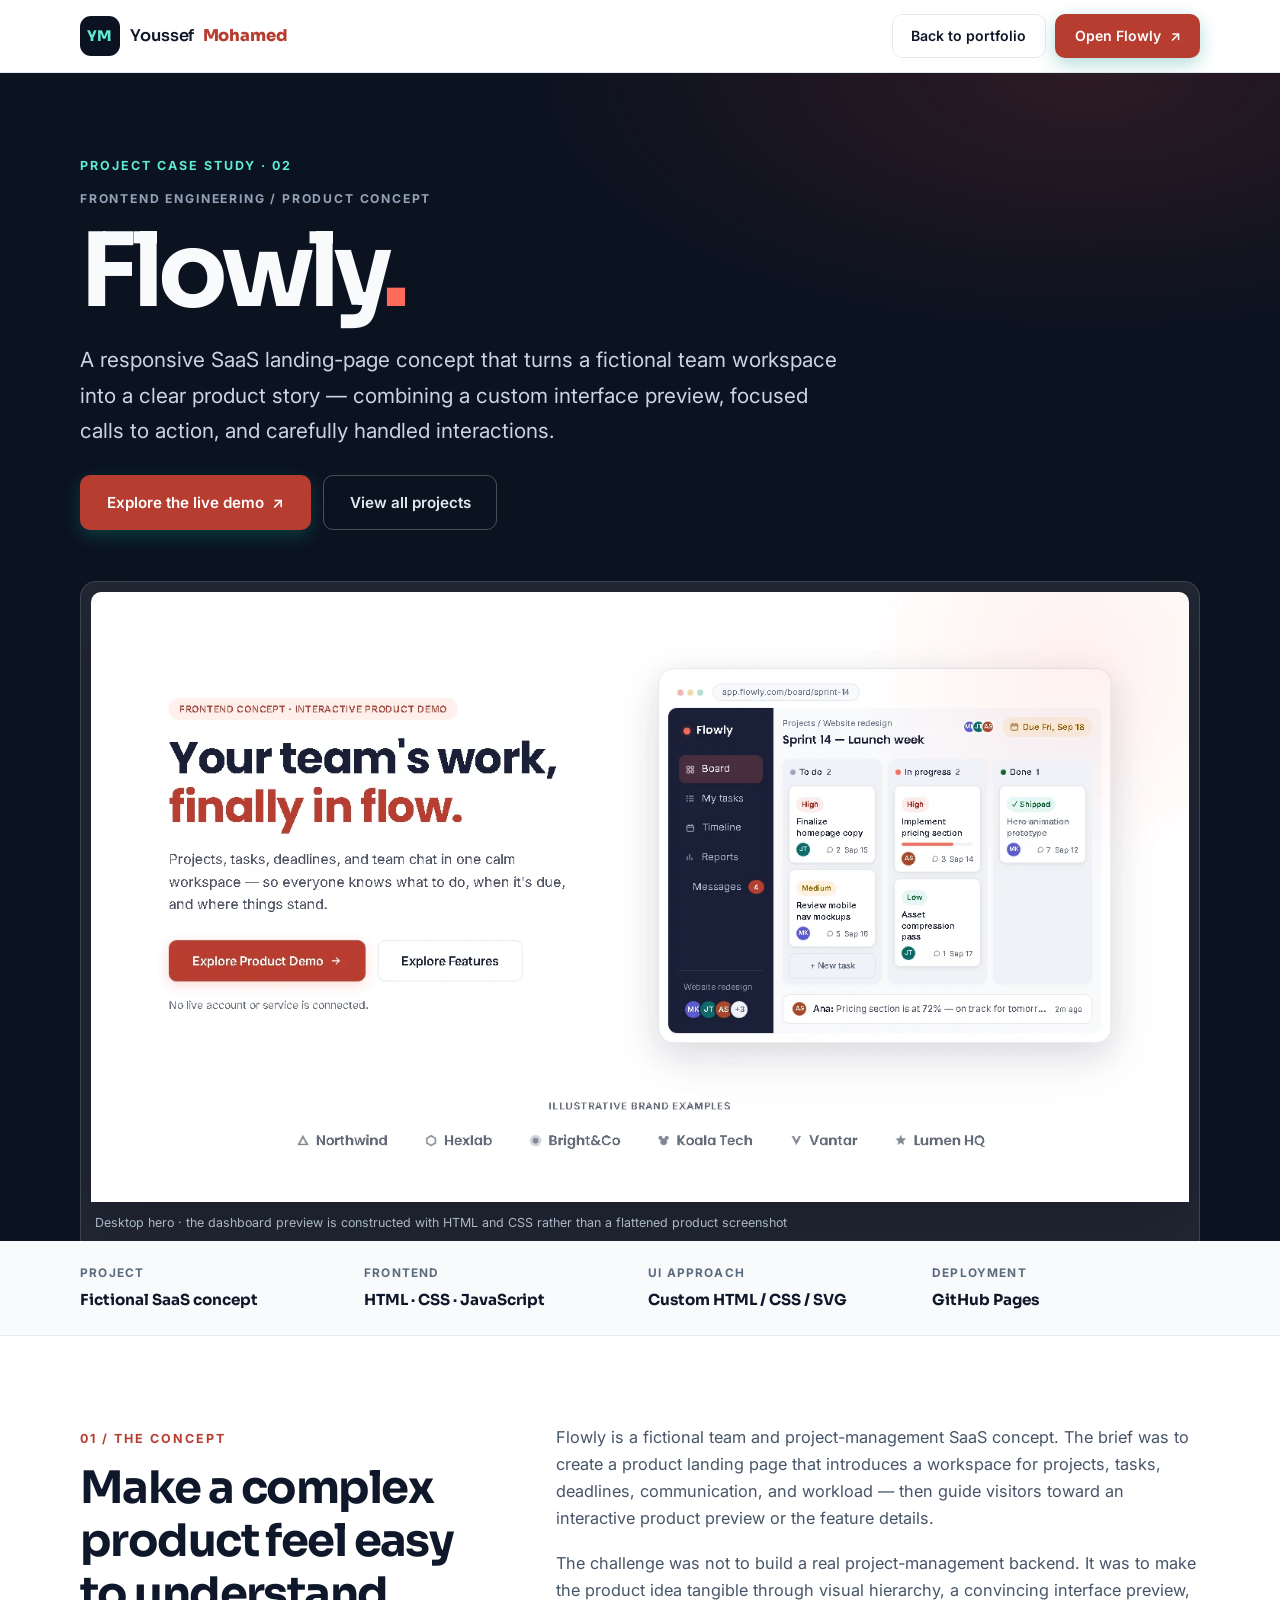
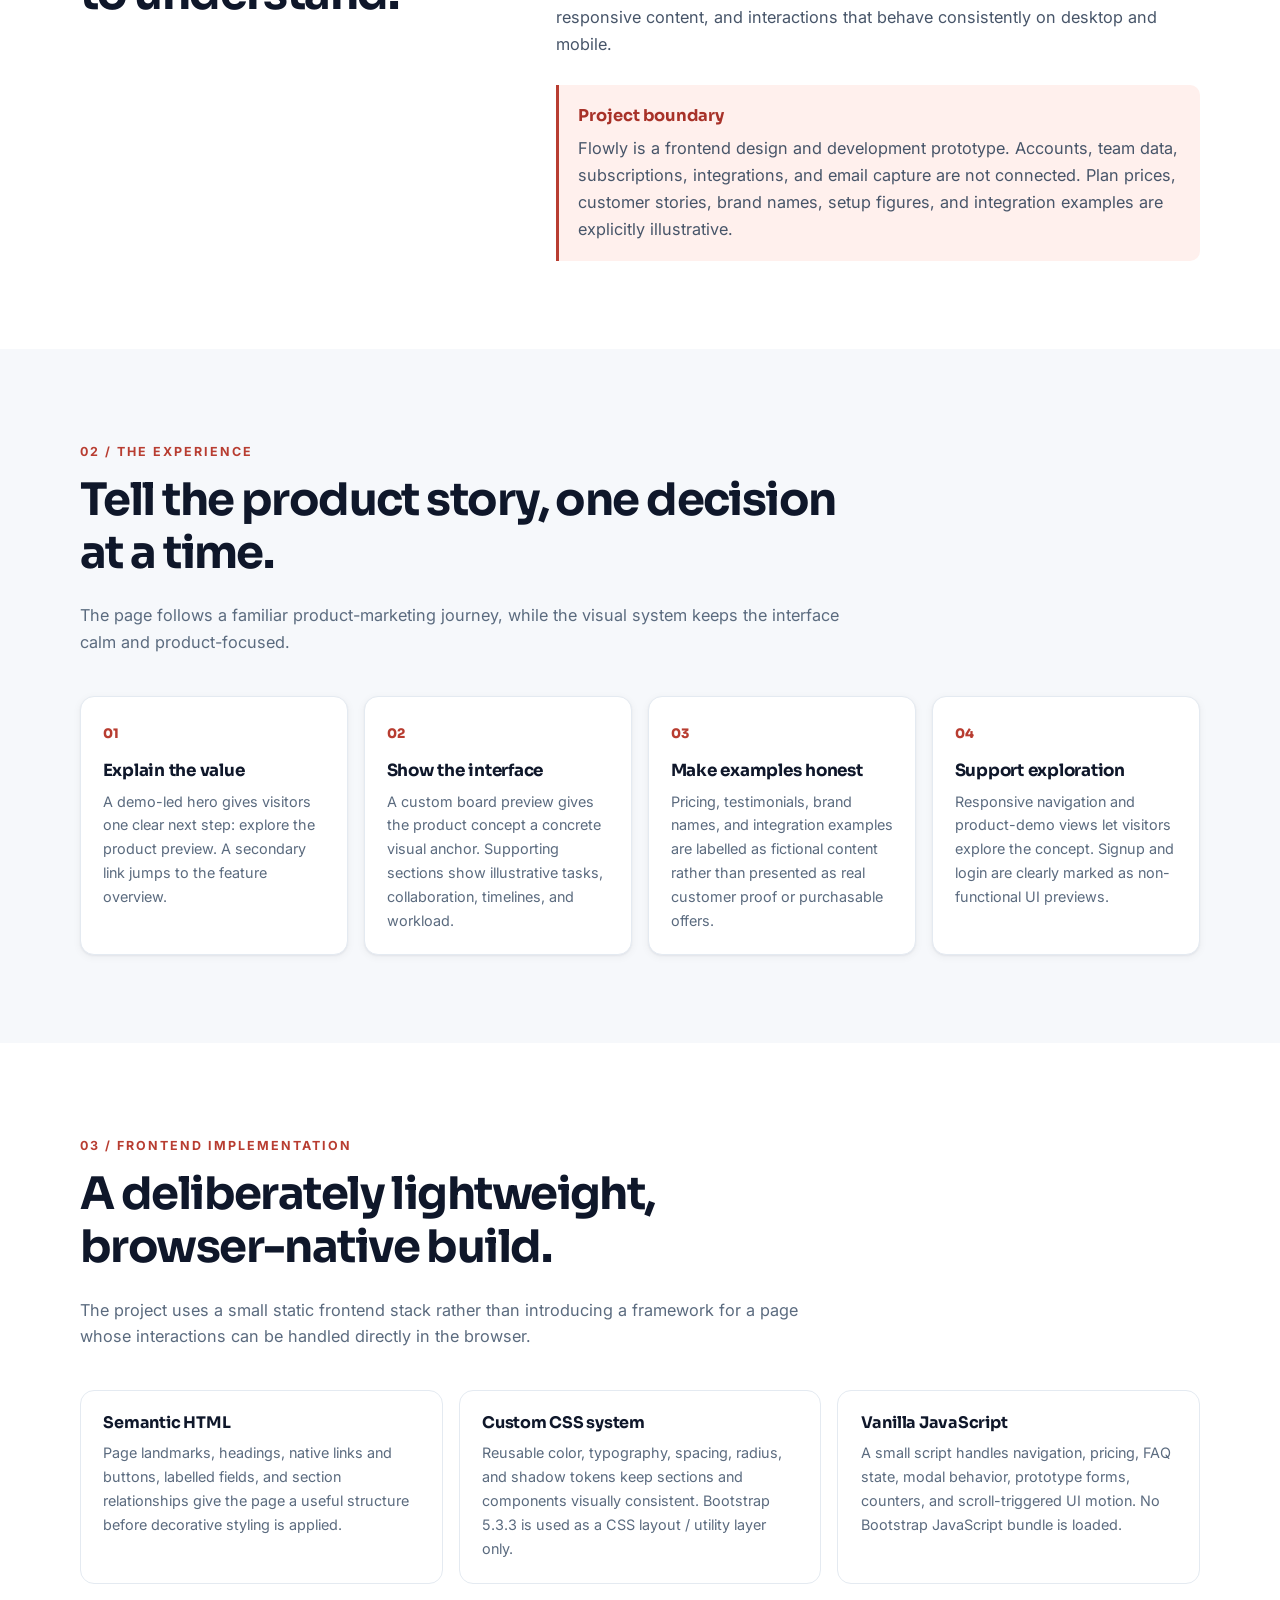
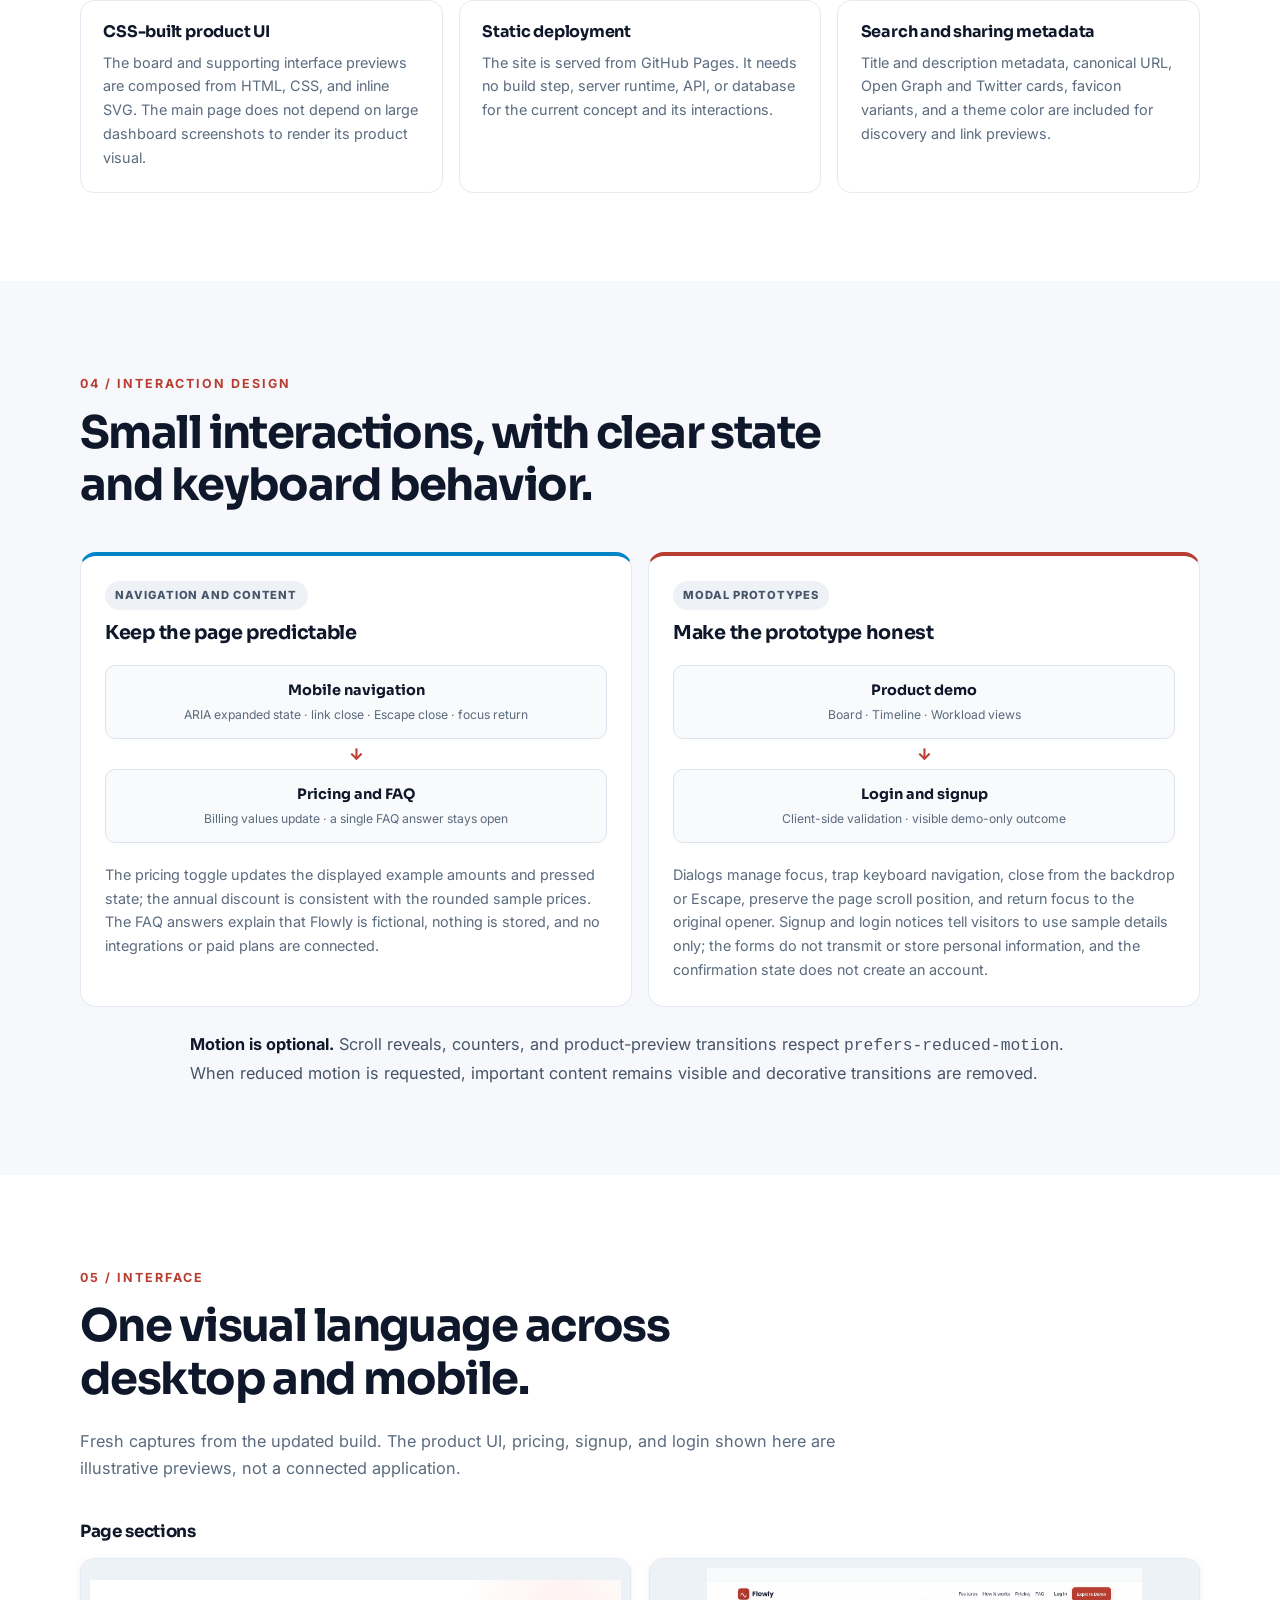
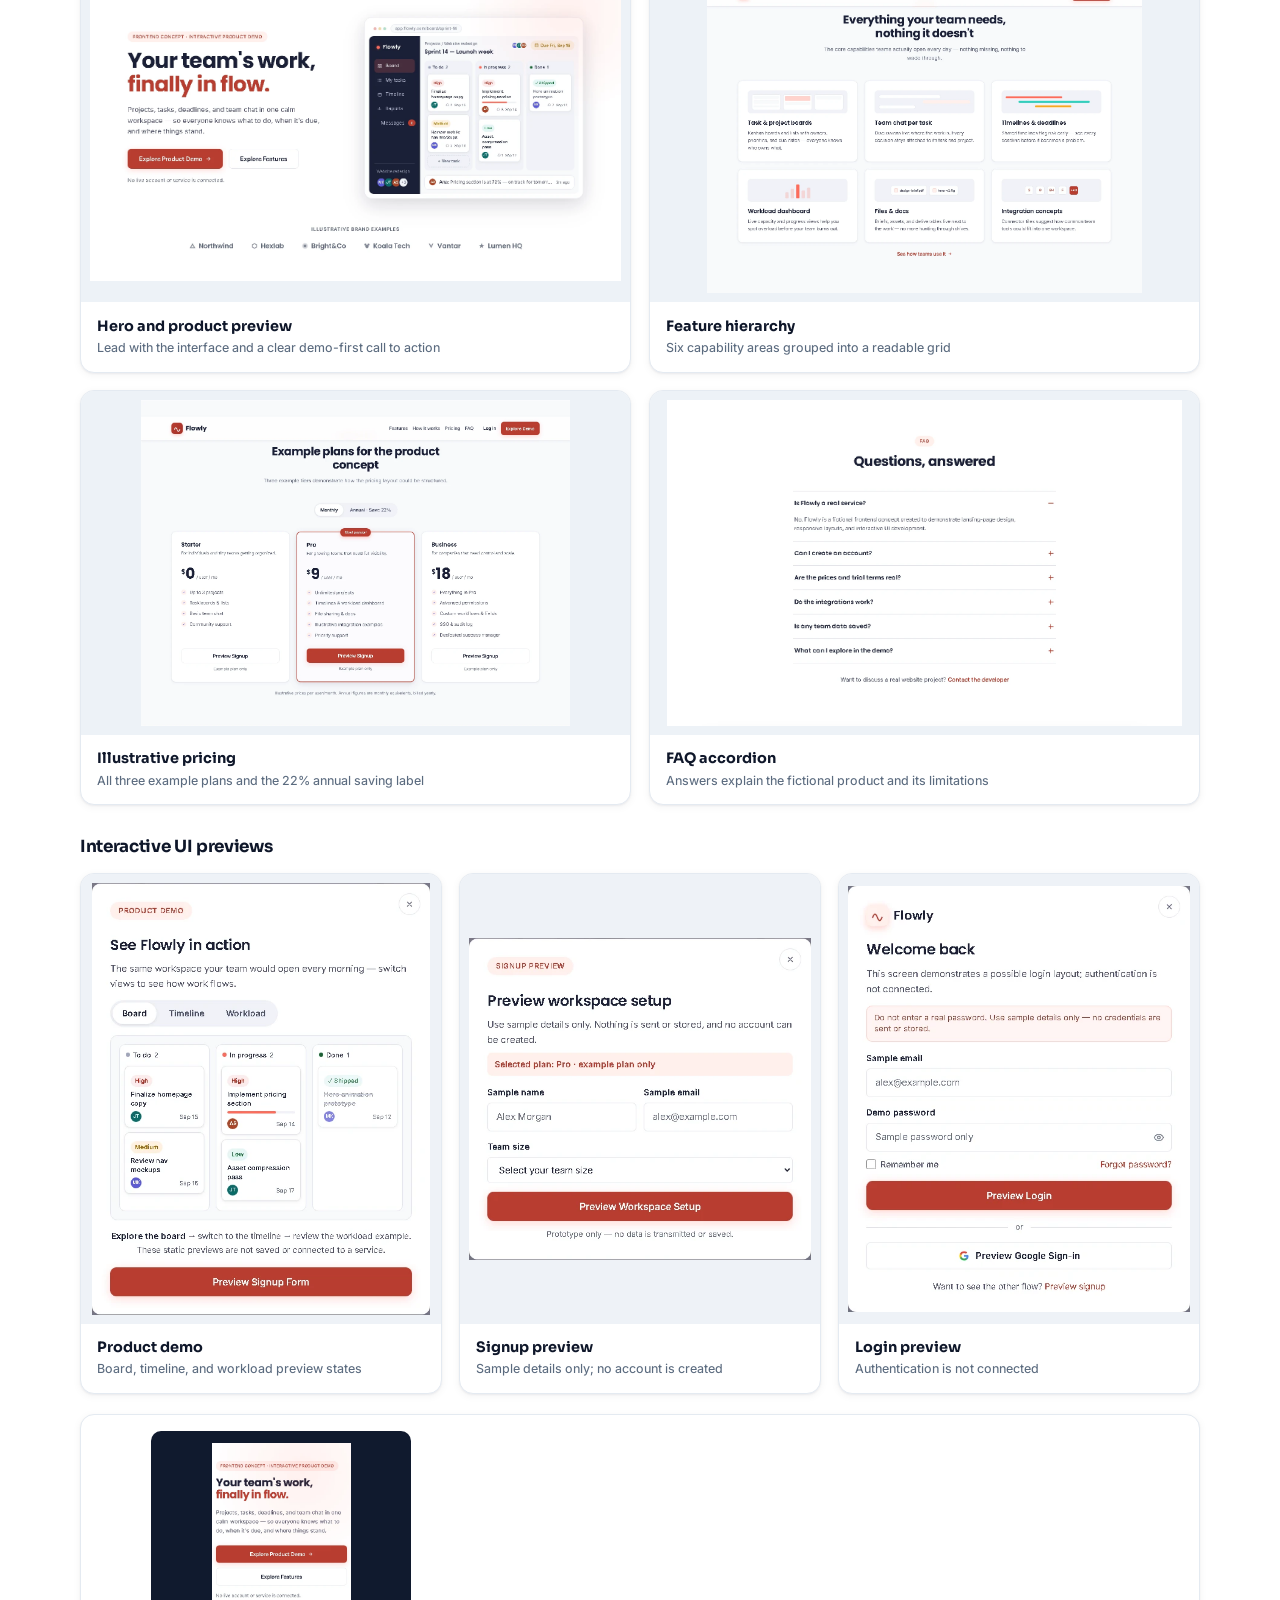
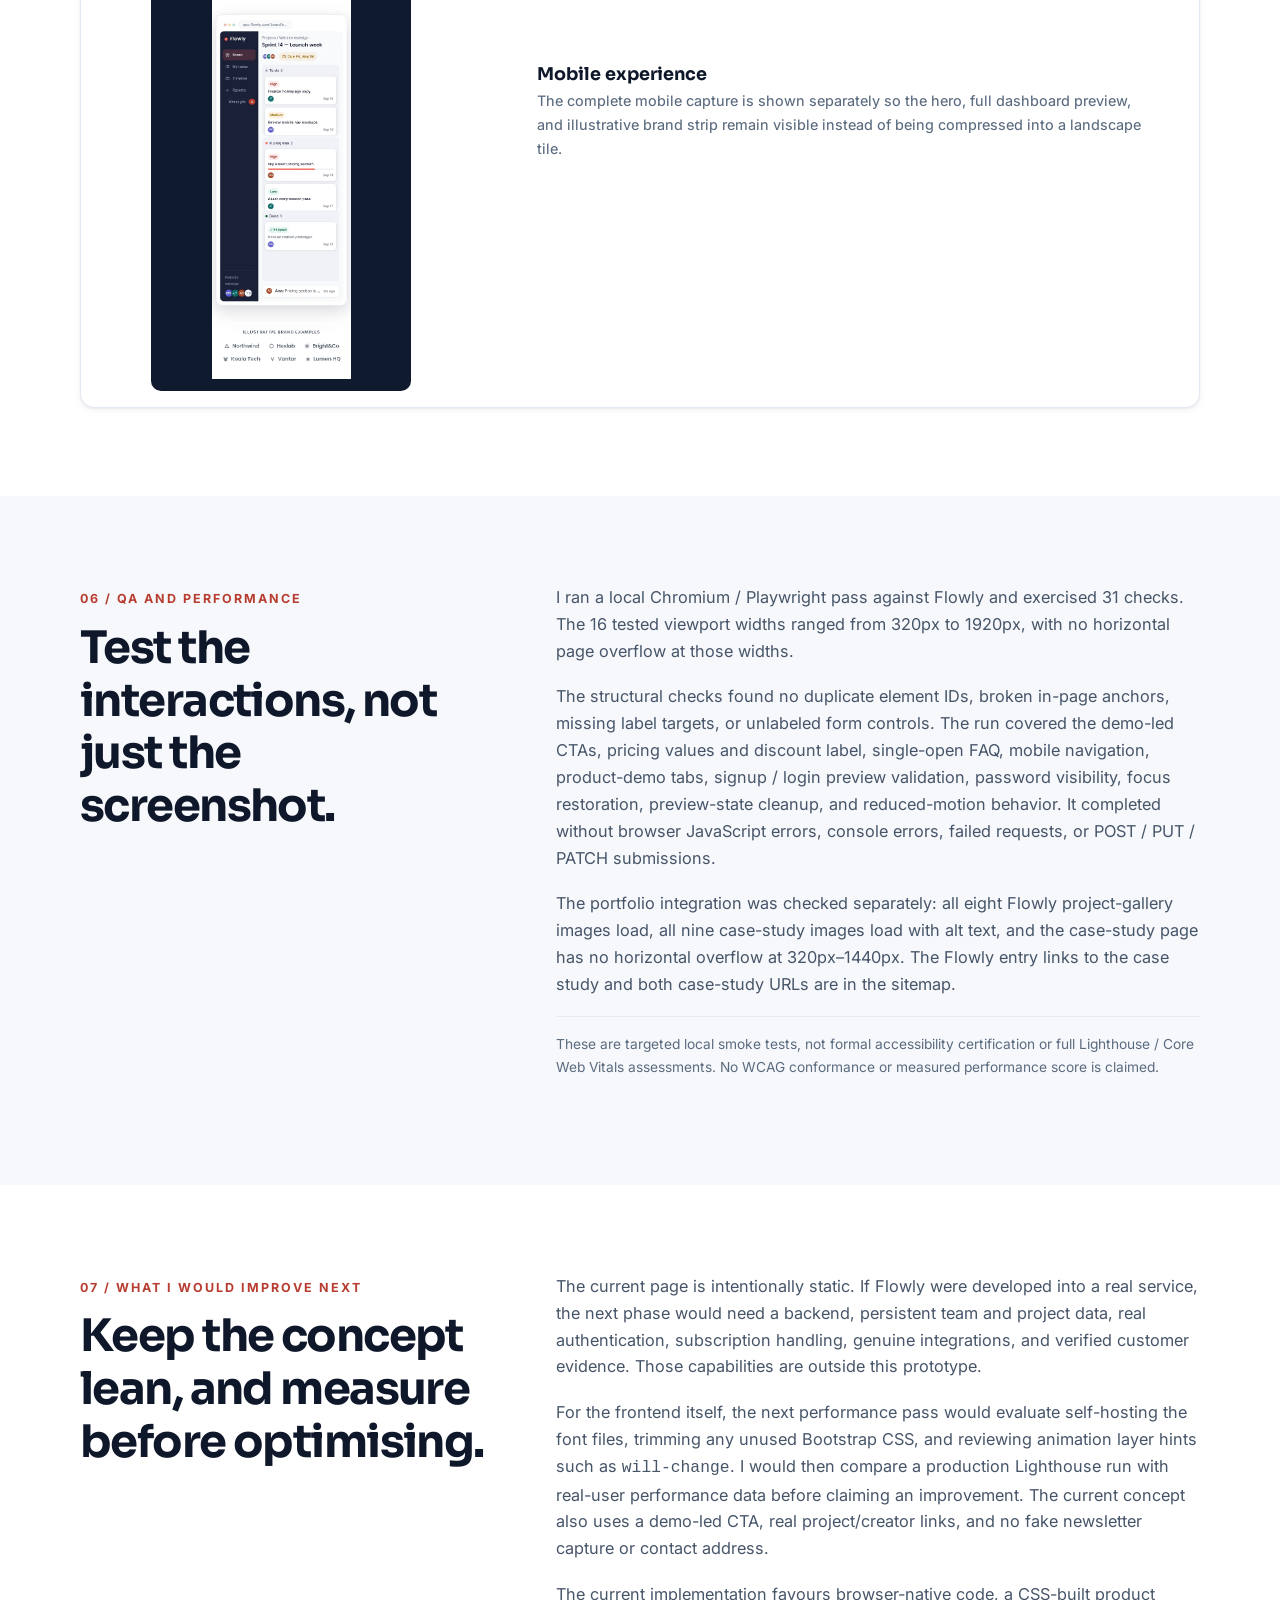
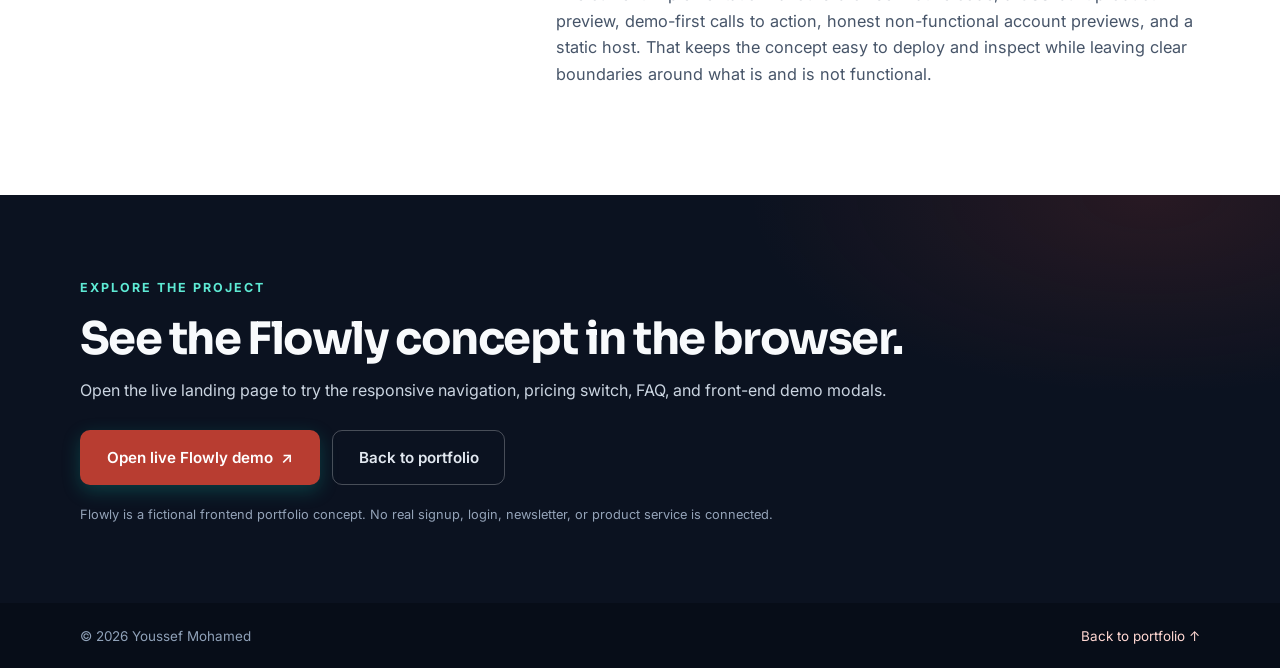
<file: flowly-case-study.html>
<!DOCTYPE html>
<html lang="en">
<head>
  <meta charset="UTF-8">
  <meta name="viewport" content="width=device-width, initial-scale=1.0">
  <title>Flowly Case Study — Youssef Mohamed</title>
  <meta name="description" content="How I designed and built Flowly, a responsive fictional SaaS landing page using HTML, CSS, and vanilla JavaScript, with interactive prototypes and accessibility-minded motion.">
  <meta name="author" content="Youssef Mohamed">
  <meta name="robots" content="index, follow">
  <link rel="canonical" href="https://youssefmohammed12.github.io/my-portfolio-website/flowly-case-study.html">
  <meta name="theme-color" content="#0b1220">
  <meta property="og:type" content="article">
  <meta property="og:url" content="https://youssefmohammed12.github.io/my-portfolio-website/flowly-case-study.html">
  <meta property="og:title" content="Flowly — Frontend Case Study">
  <meta property="og:description" content="A responsive SaaS concept built with semantic HTML, custom CSS, vanilla JavaScript, and interactive front-end prototypes.">
  <meta property="og:image" content="https://youssefmohammed12.github.io/my-portfolio-website/assets/flowly/og-image.png">
  <meta property="og:image:alt" content="Flowly fictional SaaS landing page with its refreshed coral-and-navy project-board preview">
  <meta property="og:image:type" content="image/png">
  <meta property="og:image:width" content="1200">
  <meta property="og:image:height" content="630">
  <meta name="twitter:card" content="summary_large_image">
  <meta name="twitter:title" content="Flowly — Frontend Case Study">
  <meta name="twitter:description" content="Design decisions, frontend interactions, accessibility considerations, and QA for a responsive SaaS landing-page concept.">
  <meta name="twitter:image" content="https://youssefmohammed12.github.io/my-portfolio-website/assets/flowly/og-image.png">
  <link rel="icon" type="image/svg+xml" href="assets/favicon.svg">
  <link rel="preconnect" href="https://fonts.googleapis.com">
  <link rel="preconnect" href="https://fonts.gstatic.com" crossorigin>
  <link href="https://fonts.googleapis.com/css2?family=Inter:wght@400;500;600;700&family=Sora:wght@600;700;800&display=swap" rel="stylesheet">
  <link rel="stylesheet" href="css/styles.css">
  <link rel="stylesheet" href="css/case-study.css">
  <link rel="stylesheet" href="css/flowly-case-study.css">
</head>
<body class="case-study-page">
  <a class="skip-link" href="#main">Skip to content</a>
  <header class="case-header">
    <div class="case-container case-nav">
      <a href="index.html#home" class="logo">
        <span class="logo-mark" aria-hidden="true">YM</span>
        <span class="logo-text">Youssef <strong>Mohamed</strong></span>
      </a>
      <div class="case-nav-actions">
        <a class="btn btn-ghost btn-sm" href="index.html#projects">Back to portfolio</a>
        <a class="btn btn-primary btn-sm" href="https://youssefmohammed12.github.io/Flowly/" target="_blank" rel="noopener noreferrer">Open Flowly <span aria-hidden="true">↗</span></a>
      </div>
    </div>
  </header>
  <main id="main">
    <section class="case-hero">
      <div class="case-container">
        <p class="eyebrow eyebrow-light">Project case study · 02</p>
        <p class="case-overline">Frontend engineering / Product concept</p>
        <h1>Flowly<span>.</span></h1>
        <p class="case-hero-lead">A responsive SaaS landing-page concept that turns a fictional team workspace into a clear product story — combining a custom interface preview, focused calls to action, and carefully handled interactions.</p>
        <div class="case-hero-actions">
          <a class="btn btn-primary" href="https://youssefmohammed12.github.io/Flowly/" target="_blank" rel="noopener noreferrer">Explore the live demo <span aria-hidden="true">↗</span></a>
          <a class="btn btn-ghost btn-ghost-light" href="index.html#projects">View all projects</a>
        </div>
        <figure class="case-hero-shot">
          <img src="assets/flowly/hero-desktop.webp" alt="Flowly desktop landing-page hero with its coral and navy visual identity and a custom project-board interface" width="1440" height="815">
          <figcaption>Desktop hero · the dashboard preview is constructed with HTML and CSS rather than a flattened product screenshot</figcaption>
        </figure>
      </div>
    </section>
    <section class="case-facts" aria-label="Project summary">
      <div class="case-container case-facts-grid">
        <div><span>Project</span><strong>Fictional SaaS concept</strong></div>
        <div><span>Frontend</span><strong>HTML · CSS · JavaScript</strong></div>
        <div><span>UI approach</span><strong>Custom HTML / CSS / SVG</strong></div>
        <div><span>Deployment</span><strong>GitHub Pages</strong></div>
      </div>
    </section>
    <section class="case-section" id="overview">
      <div class="case-container case-two-col">
        <div class="case-section-intro">
          <p class="eyebrow">01 / The concept</p>
          <h2>Make a complex product feel easy to understand.</h2>
        </div>
        <div class="case-copy">
          <p>Flowly is a fictional team and project-management SaaS concept. The brief was to create a product landing page that introduces a workspace for projects, tasks, deadlines, communication, and workload — then guide visitors toward an interactive product preview or the feature details.</p>
          <p>The challenge was not to build a real project-management backend. It was to make the product idea tangible through visual hierarchy, a convincing interface preview, responsive content, and interactions that behave consistently on desktop and mobile.</p>
          <div class="case-callout"><strong>Project boundary</strong><span>Flowly is a frontend design and development prototype. Accounts, team data, subscriptions, integrations, and email capture are not connected. Plan prices, customer stories, brand names, setup figures, and integration examples are explicitly illustrative.</span></div>
        </div>
      </div>
    </section>
    <section class="case-section case-section-alt">
      <div class="case-container">
        <div class="case-section-heading">
          <p class="eyebrow">02 / The experience</p>
          <h2>Tell the product story, one decision at a time.</h2>
          <p>The page follows a familiar product-marketing journey, while the visual system keeps the interface calm and product-focused.</p>
        </div>
        <div class="case-feature-grid">
          <article class="case-feature"><span>01</span><h3>Explain the value</h3><p>A demo-led hero gives visitors one clear next step: explore the product preview. A secondary link jumps to the feature overview.</p></article>
          <article class="case-feature"><span>02</span><h3>Show the interface</h3><p>A custom board preview gives the product concept a concrete visual anchor. Supporting sections show illustrative tasks, collaboration, timelines, and workload.</p></article>
          <article class="case-feature"><span>03</span><h3>Make examples honest</h3><p>Pricing, testimonials, brand names, and integration examples are labelled as fictional content rather than presented as real customer proof or purchasable offers.</p></article>
          <article class="case-feature"><span>04</span><h3>Support exploration</h3><p>Responsive navigation and product-demo views let visitors explore the concept. Signup and login are clearly marked as non-functional UI previews.</p></article>
        </div>
      </div>
    </section>
    <section class="case-section" id="implementation">
      <div class="case-container">
        <div class="case-section-heading">
          <p class="eyebrow">03 / Frontend implementation</p>
          <h2>A deliberately lightweight, browser-native build.</h2>
          <p>The project uses a small static frontend stack rather than introducing a framework for a page whose interactions can be handled directly in the browser.</p>
        </div>
        <div class="case-decision-grid">
          <article><h3>Semantic HTML</h3><p>Page landmarks, headings, native links and buttons, labelled fields, and section relationships give the page a useful structure before decorative styling is applied.</p></article>
          <article><h3>Custom CSS system</h3><p>Reusable color, typography, spacing, radius, and shadow tokens keep sections and components visually consistent. Bootstrap 5.3.3 is used as a CSS layout / utility layer only.</p></article>
          <article><h3>Vanilla JavaScript</h3><p>A small script handles navigation, pricing, FAQ state, modal behavior, prototype forms, counters, and scroll-triggered UI motion. No Bootstrap JavaScript bundle is loaded.</p></article>
          <article><h3>CSS-built product UI</h3><p>The board and supporting interface previews are composed from HTML, CSS, and inline SVG. The main page does not depend on large dashboard screenshots to render its product visual.</p></article>
          <article><h3>Static deployment</h3><p>The site is served from GitHub Pages. It needs no build step, server runtime, API, or database for the current concept and its interactions.</p></article>
          <article><h3>Search and sharing metadata</h3><p>Title and description metadata, canonical URL, Open Graph and Twitter cards, favicon variants, and a theme color are included for discovery and link previews.</p></article>
        </div>
      </div>
    </section>
    <section class="case-section case-section-alt" id="interactions">
      <div class="case-container">
        <div class="case-section-heading">
          <p class="eyebrow">04 / Interaction design</p>
          <h2>Small interactions, with clear state and keyboard behavior.</h2>
        </div>
        <div class="case-modes">
          <article class="case-mode case-mode-local">
            <span class="case-mode-label">Navigation and content</span>
            <h3>Keep the page predictable</h3>
            <div class="case-flow">
              <div class="case-flow-node"><strong>Mobile navigation</strong><small>ARIA expanded state · link close · Escape close · focus return</small></div>
              <span class="case-flow-arrow" aria-hidden="true">↓</span>
              <div class="case-flow-node"><strong>Pricing and FAQ</strong><small>Billing values update · a single FAQ answer stays open</small></div>
            </div>
            <p>The pricing toggle updates the displayed example amounts and pressed state; the annual discount is consistent with the rounded sample prices. The FAQ answers explain that Flowly is fictional, nothing is stored, and no integrations or paid plans are connected.</p>
          </article>
          <article class="case-mode case-mode-api">
            <span class="case-mode-label">Modal prototypes</span>
            <h3>Make the prototype honest</h3>
            <div class="case-flow">
              <div class="case-flow-node"><strong>Product demo</strong><small>Board · Timeline · Workload views</small></div>
              <span class="case-flow-arrow" aria-hidden="true">↓</span>
              <div class="case-flow-node"><strong>Login and signup</strong><small>Client-side validation · visible demo-only outcome</small></div>
            </div>
            <p>Dialogs manage focus, trap keyboard navigation, close from the backdrop or Escape, preserve the page scroll position, and return focus to the original opener. Signup and login notices tell visitors to use sample details only; the forms do not transmit or store personal information, and the confirmation state does not create an account.</p>
          </article>
        </div>
        <div class="case-copy case-architecture-note">
          <p><strong>Motion is optional.</strong> Scroll reveals, counters, and product-preview transitions respect <code>prefers-reduced-motion</code>. When reduced motion is requested, important content remains visible and decorative transitions are removed.</p>
        </div>
      </div>
    </section>
    <section class="case-section">
      <div class="case-container">
        <div class="case-section-heading">
          <p class="eyebrow">05 / Interface</p>
          <h2>One visual language across desktop and mobile.</h2>
          <p>Fresh captures from the updated build. The product UI, pricing, signup, and login shown here are illustrative previews, not a connected application.</p>
        </div>
        <div class="gallery-wrap">
          <h3 class="gallery-subheading">Page sections</h3>
          <div class="case-gallery case-gallery-landscape" data-gallery="flowly-page-screens">
            <figure class="g-item">
              <img src="assets/flowly/hero-desktop.webp" alt="Desktop hero with Flowly branding, primary calls to action, and custom project-board preview" width="1440" height="815" loading="lazy" decoding="async">
              <figcaption><strong>Hero and product preview</strong><span>Lead with the interface and a clear demo-first call to action</span></figcaption>
            </figure>
            <figure class="g-item">
              <img src="assets/flowly/features.webp" alt="Flowly features section showing task boards, team chat, timelines, workload, files, and integrations" width="1440" height="1077" loading="lazy" decoding="async">
              <figcaption><strong>Feature hierarchy</strong><span>Six capability areas grouped into a readable grid</span></figcaption>
            </figure>
            <figure class="g-item">
              <img src="assets/flowly/pricing.webp" alt="Complete illustrative pricing section showing all three example plans, the monthly and annual toggle, and the 22 percent saving label" width="1440" height="1093" loading="lazy" decoding="async">
              <figcaption><strong>Illustrative pricing</strong><span>All three example plans and the 22% annual saving label</span></figcaption>
            </figure>
            <figure class="g-item">
              <img src="assets/flowly/faq.webp" alt="Flowly FAQ section explaining the fictional product and interactive UI preview limitations" width="1440" height="911" loading="lazy" decoding="async">
              <figcaption><strong>FAQ accordion</strong><span>Answers explain the fictional product and its limitations</span></figcaption>
            </figure>
          </div>
          <h3 class="gallery-subheading">Interactive UI previews</h3>
          <div class="case-gallery case-gallery-interface case-gallery-portrait" data-gallery="flowly-ui-previews">
            <figure class="g-item">
              <img src="assets/flowly/product-demo.webp" alt="Flowly product demo modal with Board, Timeline, and Workload tabs and a sample task board" width="560" height="716" loading="lazy" decoding="async">
              <figcaption><strong>Product demo</strong><span>Board, timeline, and workload preview states</span></figcaption>
            </figure>
            <figure class="g-item">
              <img src="assets/flowly/signup-preview.webp" alt="Flowly signup preview with sample details only and the selected Pro example plan" width="560" height="528" loading="lazy" decoding="async">
              <figcaption><strong>Signup preview</strong><span>Sample details only; no account is created</span></figcaption>
            </figure>
            <figure class="g-item">
              <img src="assets/flowly/login-preview.webp" alt="Flowly login interface preview with a warning not to enter a real password" width="560" height="698" loading="lazy" decoding="async">
              <figcaption><strong>Login preview</strong><span>Authentication is not connected</span></figcaption>
            </figure>
          </div>
          <div class="case-mobile-showcase" data-gallery="flowly-mobile-preview">
            <figure class="g-item g-item-featured">
              <img src="assets/flowly/mobile-home.webp" alt="Complete mobile Flowly hero showing the demo-led calls to action, full custom dashboard preview, and illustrative brand examples" width="430" height="1660" loading="lazy" decoding="async">
              <figcaption><strong>Mobile experience</strong><span>The complete mobile capture is shown separately so the hero, full dashboard preview, and illustrative brand strip remain visible instead of being compressed into a landscape tile.</span></figcaption>
            </figure>
          </div>
        </div>
      </div>
    </section>
    <section class="case-section case-section-alt">
      <div class="case-container case-two-col">
        <div class="case-section-intro">
          <p class="eyebrow">06 / QA and performance</p>
          <h2>Test the interactions, not just the screenshot.</h2>
        </div>
        <div class="case-copy">
          <p>I ran a local Chromium / Playwright pass against Flowly and exercised 31 checks. The 16 tested viewport widths ranged from 320px to 1920px, with no horizontal page overflow at those widths.</p>
          <p>The structural checks found no duplicate element IDs, broken in-page anchors, missing label targets, or unlabeled form controls. The run covered the demo-led CTAs, pricing values and discount label, single-open FAQ, mobile navigation, product-demo tabs, signup / login preview validation, password visibility, focus restoration, preview-state cleanup, and reduced-motion behavior. It completed without browser JavaScript errors, console errors, failed requests, or POST / PUT / PATCH submissions.</p>
          <p>The portfolio integration was checked separately: all eight Flowly project-gallery images load, all nine case-study images load with alt text, and the case-study page has no horizontal overflow at 320px–1440px. The Flowly entry links to the case study and both case-study URLs are in the sitemap.</p>
          <p class="case-small-note">These are targeted local smoke tests, not formal accessibility certification or full Lighthouse / Core Web Vitals assessments. No WCAG conformance or measured performance score is claimed.</p>
        </div>
      </div>
    </section>
    <section class="case-section">
      <div class="case-container case-two-col">
        <div class="case-section-intro">
          <p class="eyebrow">07 / What I would improve next</p>
          <h2>Keep the concept lean, and measure before optimising.</h2>
        </div>
        <div class="case-copy">
          <p>The current page is intentionally static. If Flowly were developed into a real service, the next phase would need a backend, persistent team and project data, real authentication, subscription handling, genuine integrations, and verified customer evidence. Those capabilities are outside this prototype.</p>
          <p>For the frontend itself, the next performance pass would evaluate self-hosting the font files, trimming any unused Bootstrap CSS, and reviewing animation layer hints such as <code>will-change</code>. I would then compare a production Lighthouse run with real-user performance data before claiming an improvement. The current concept also uses a demo-led CTA, real project/creator links, and no fake newsletter capture or contact address.</p>
          <p>The current implementation favours browser-native code, a CSS-built product preview, demo-first calls to action, honest non-functional account previews, and a static host. That keeps the concept easy to deploy and inspect while leaving clear boundaries around what is and is not functional.</p>
        </div>
      </div>
    </section>
    <section class="case-outro">
      <div class="case-container">
        <p class="eyebrow eyebrow-light">Explore the project</p>
        <h2>See the Flowly concept in the browser.</h2>
        <p>Open the live landing page to try the responsive navigation, pricing switch, FAQ, and front-end demo modals.</p>
        <div class="case-hero-actions">
          <a class="btn btn-primary" href="https://youssefmohammed12.github.io/Flowly/" target="_blank" rel="noopener noreferrer">Open live Flowly demo <span aria-hidden="true">↗</span></a>
          <a class="btn btn-ghost btn-ghost-light" href="index.html#projects">Back to portfolio</a>
        </div>
        <p class="case-private-note">Flowly is a fictional frontend portfolio concept. No real signup, login, newsletter, or product service is connected.</p>
      </div>
    </section>
  </main>
  <footer class="case-footer">
    <div class="case-container"><span>© 2026 Youssef Mohamed</span><a href="index.html#home">Back to portfolio ↑</a></div>
  </footer>
  <script src="js/gallery.js?v=20261104-gallery-system" defer></script>
</body>
</html>
</file>
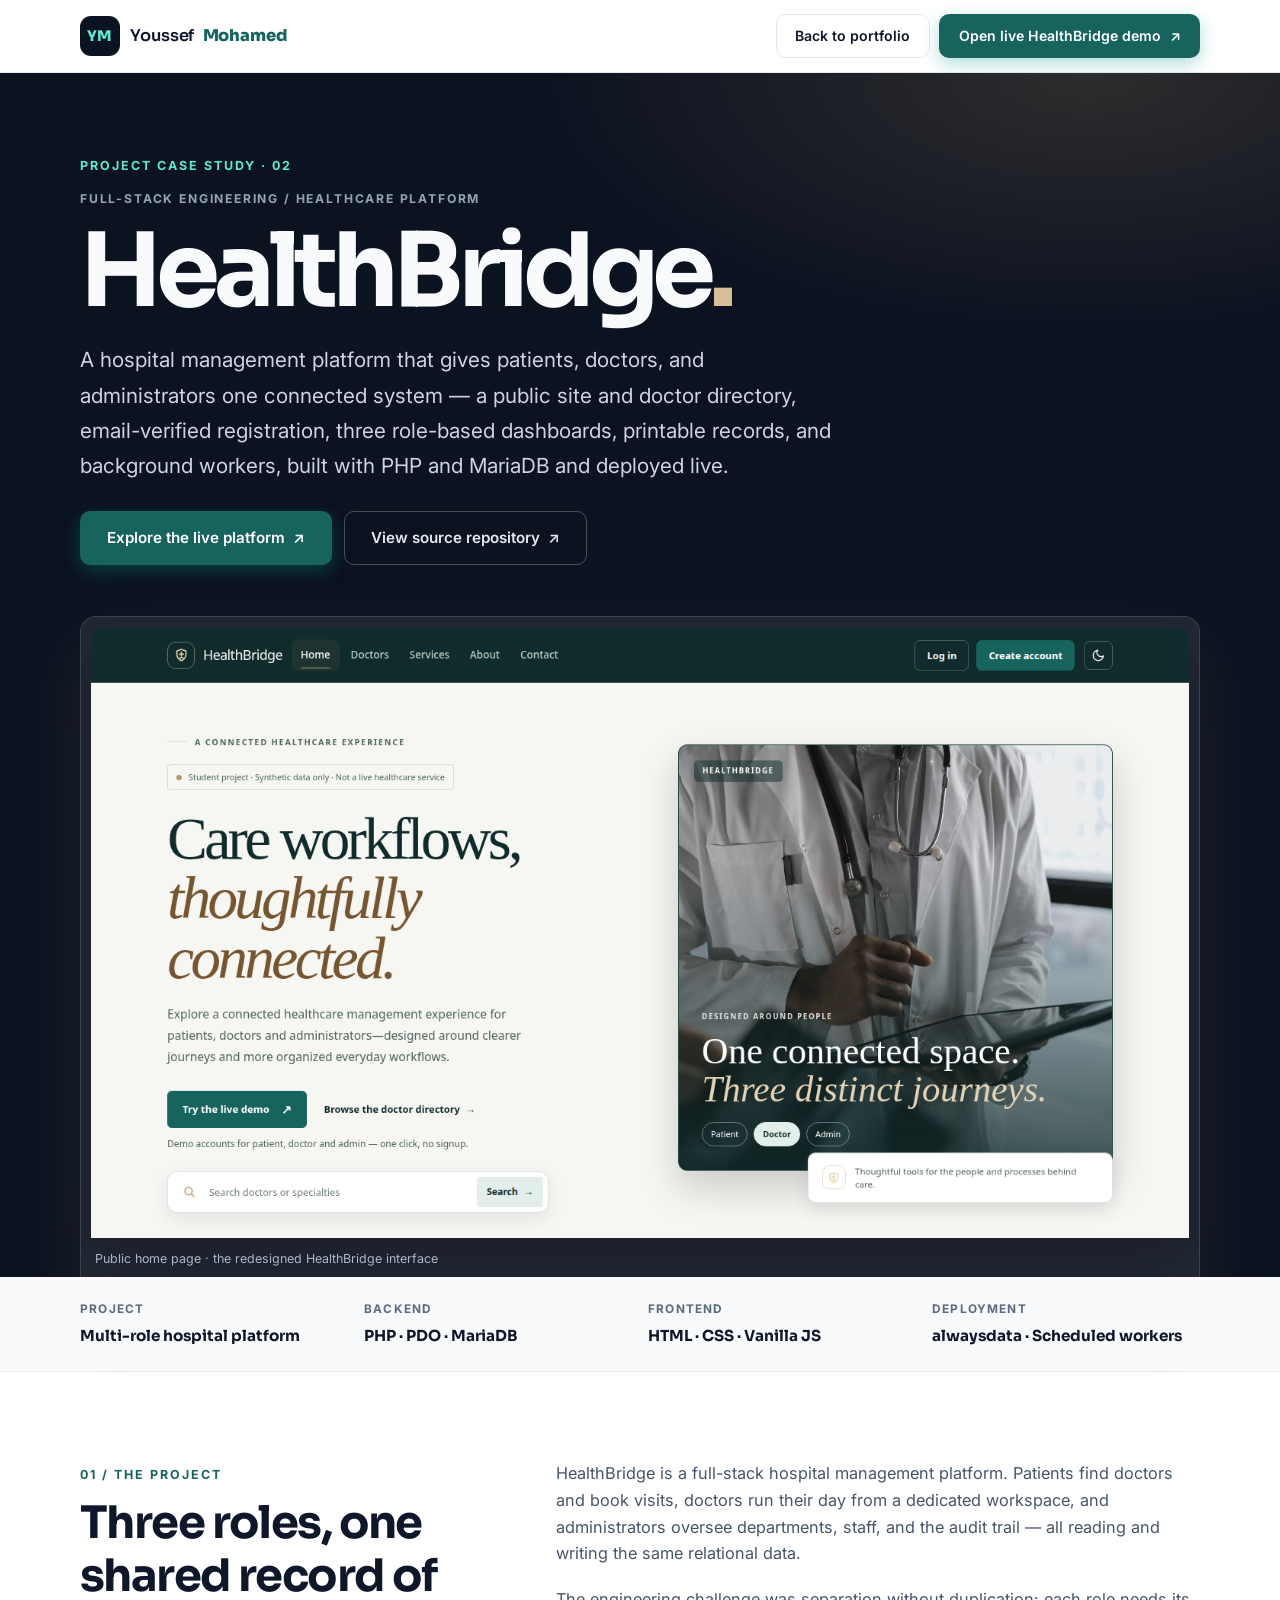
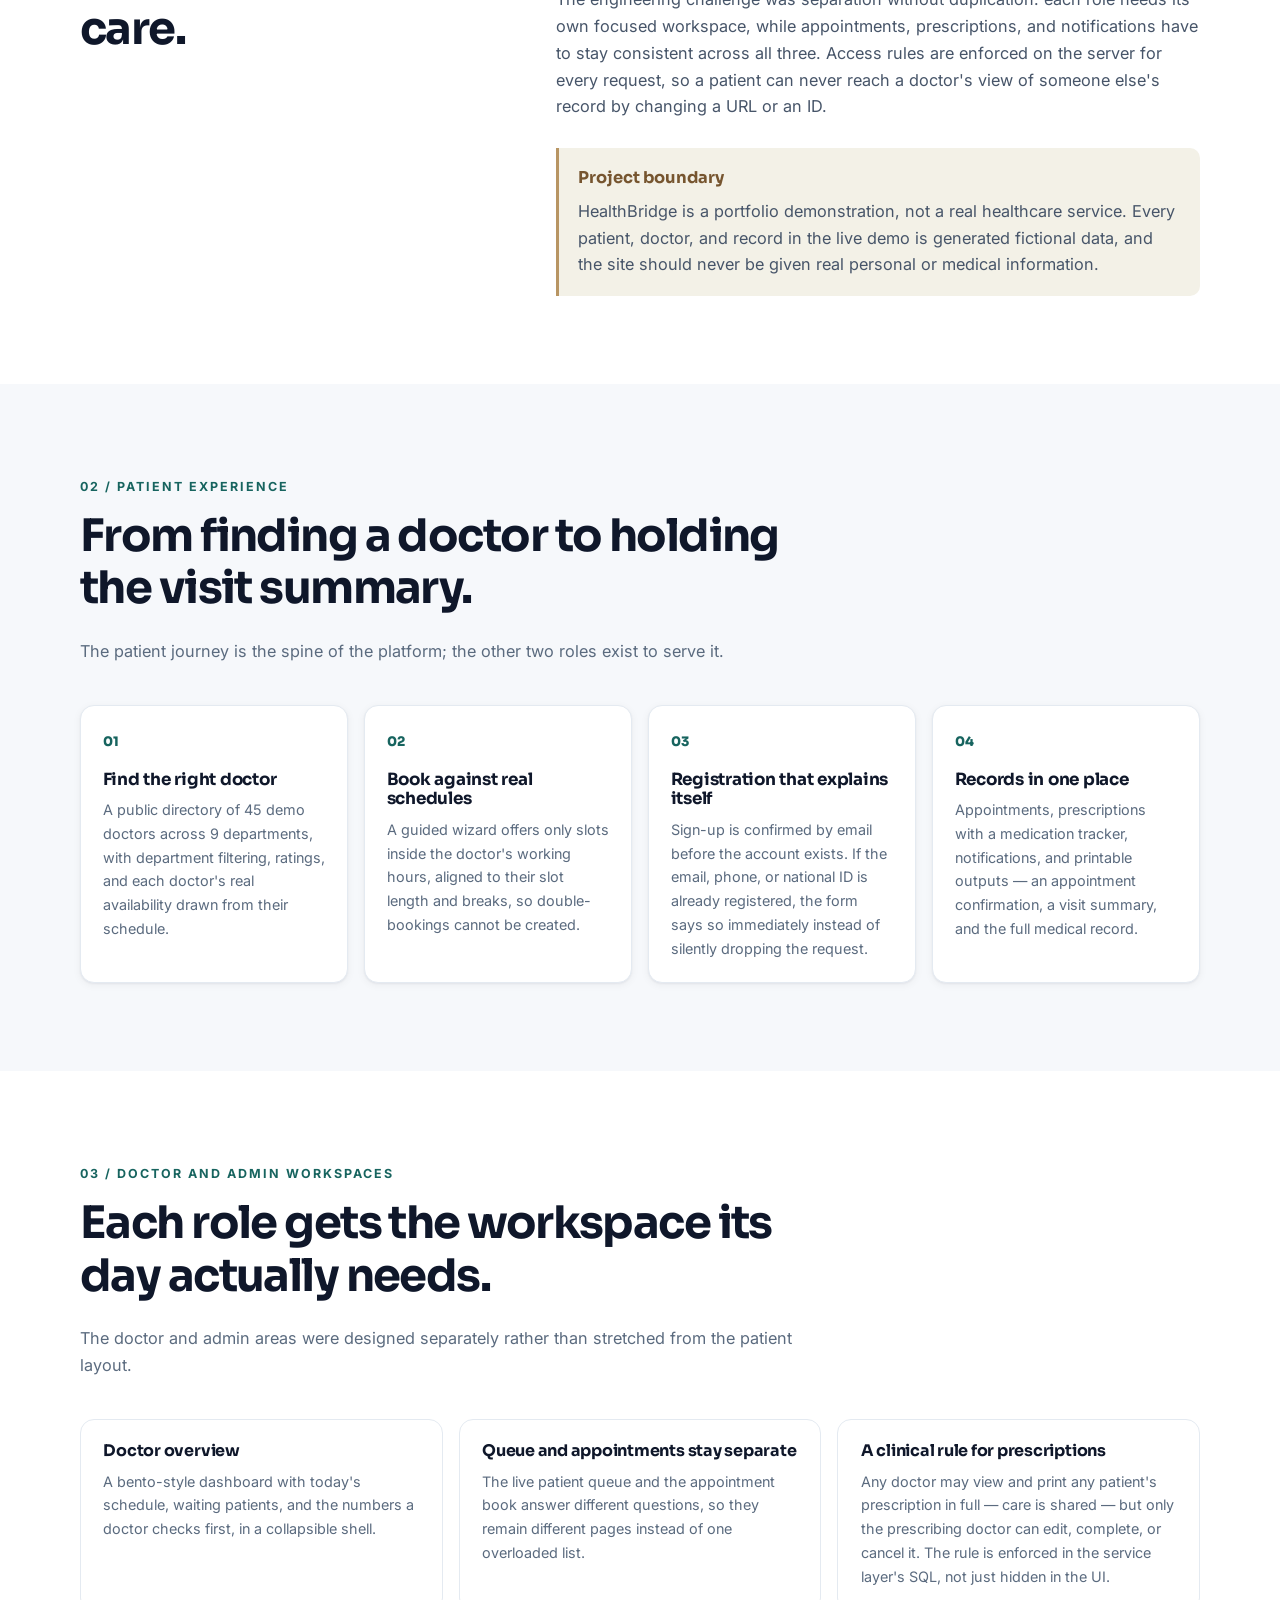
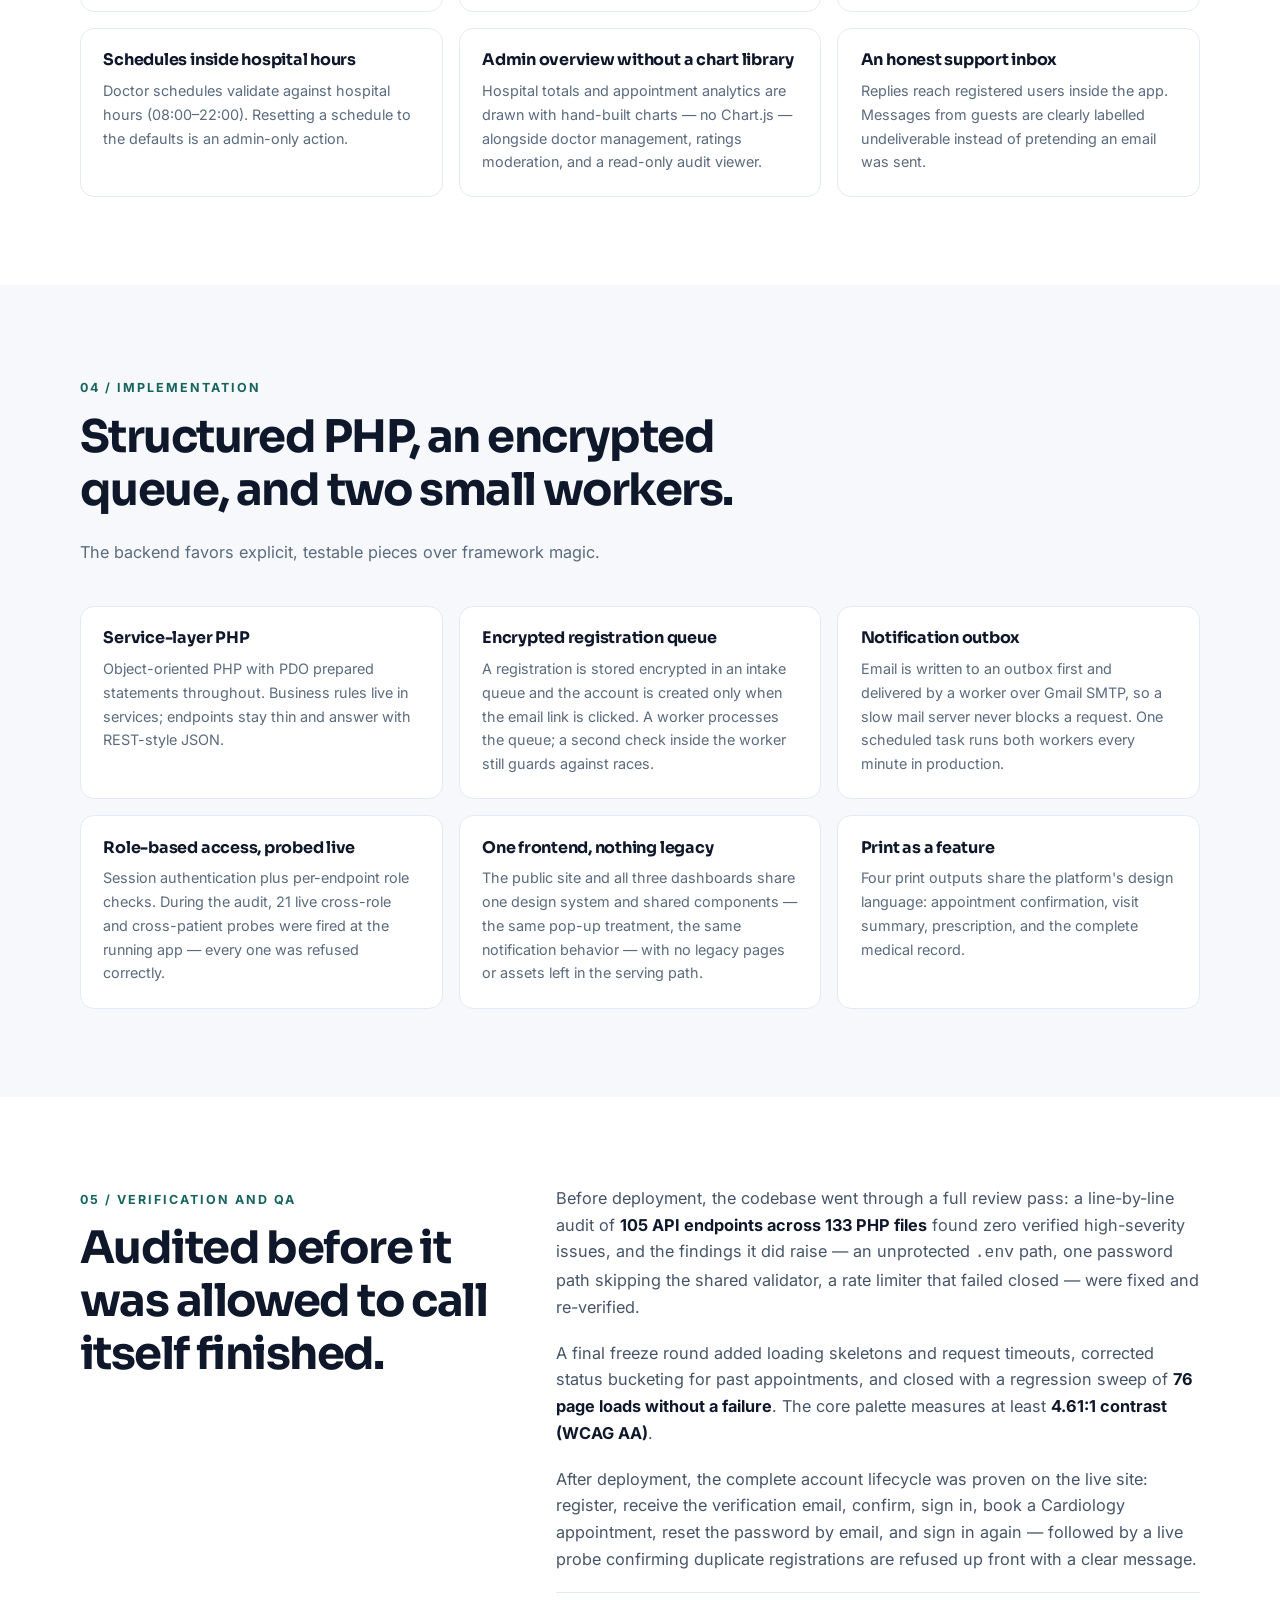
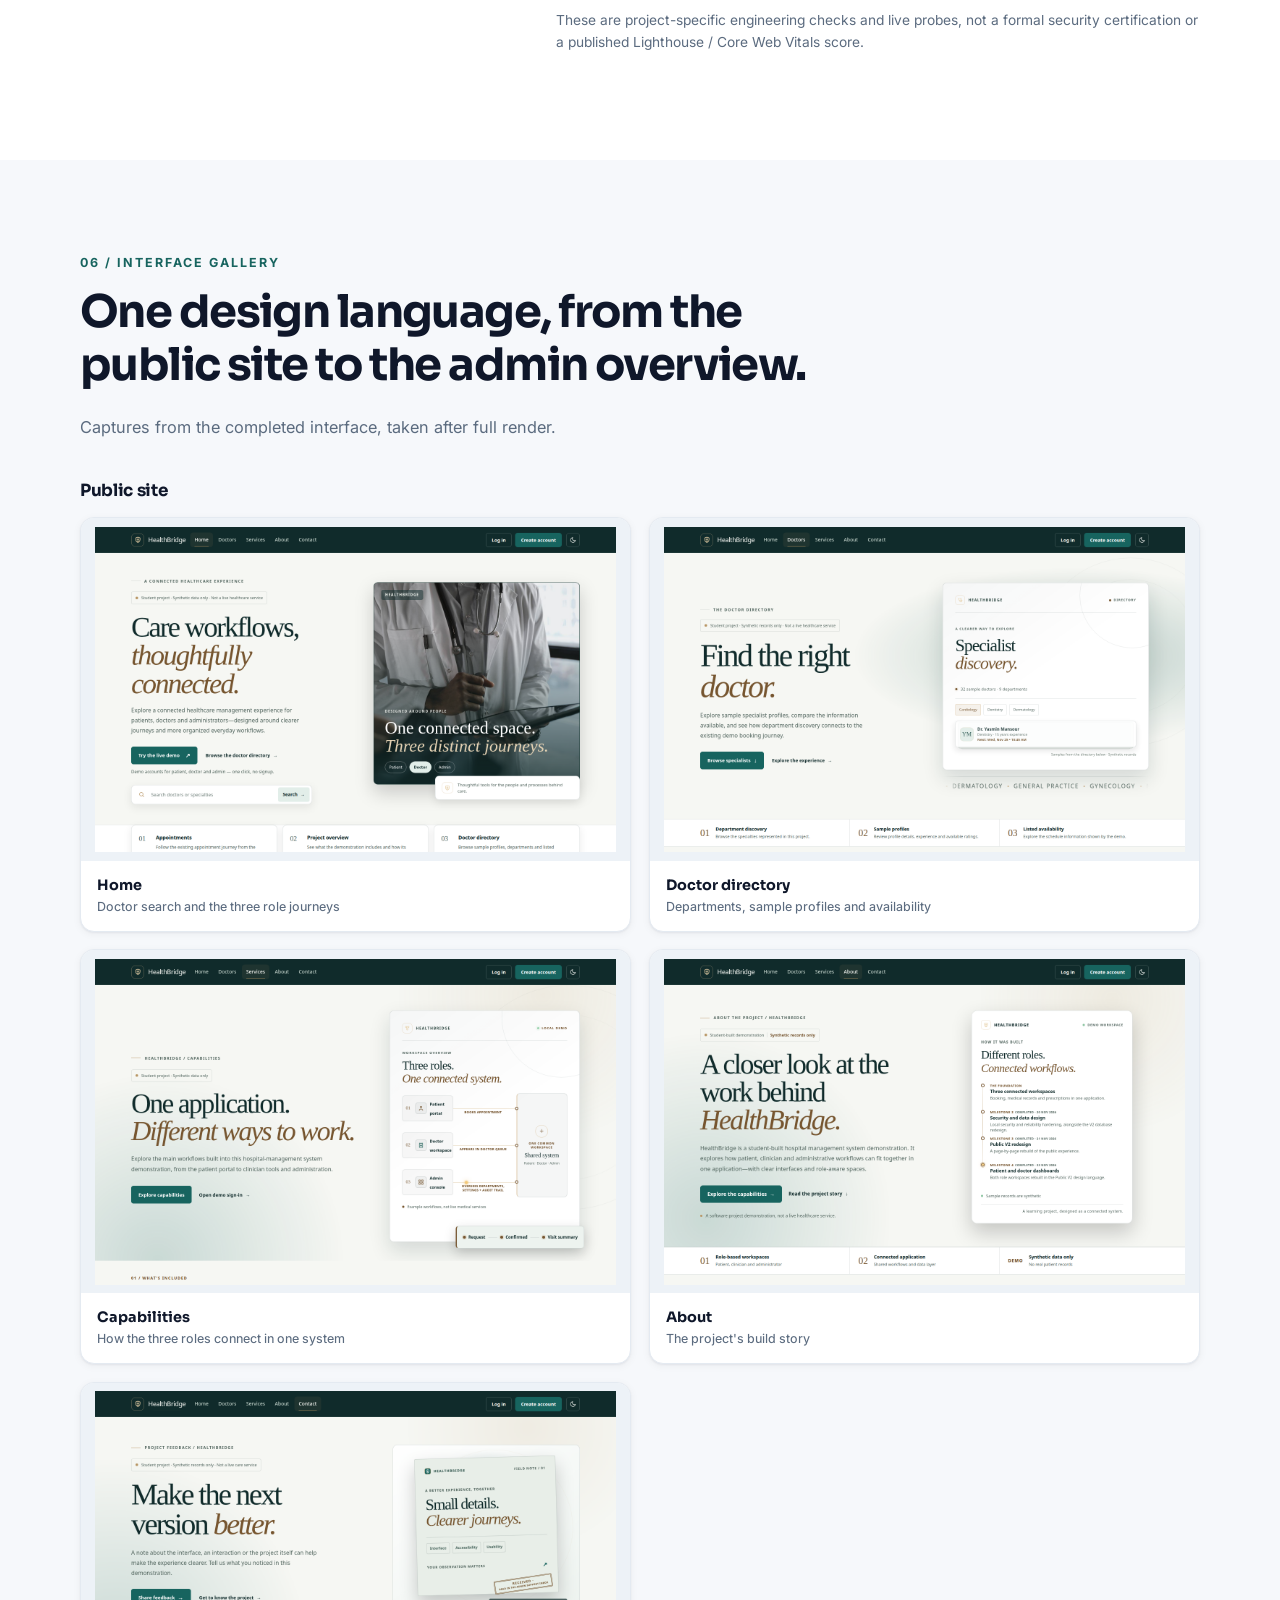
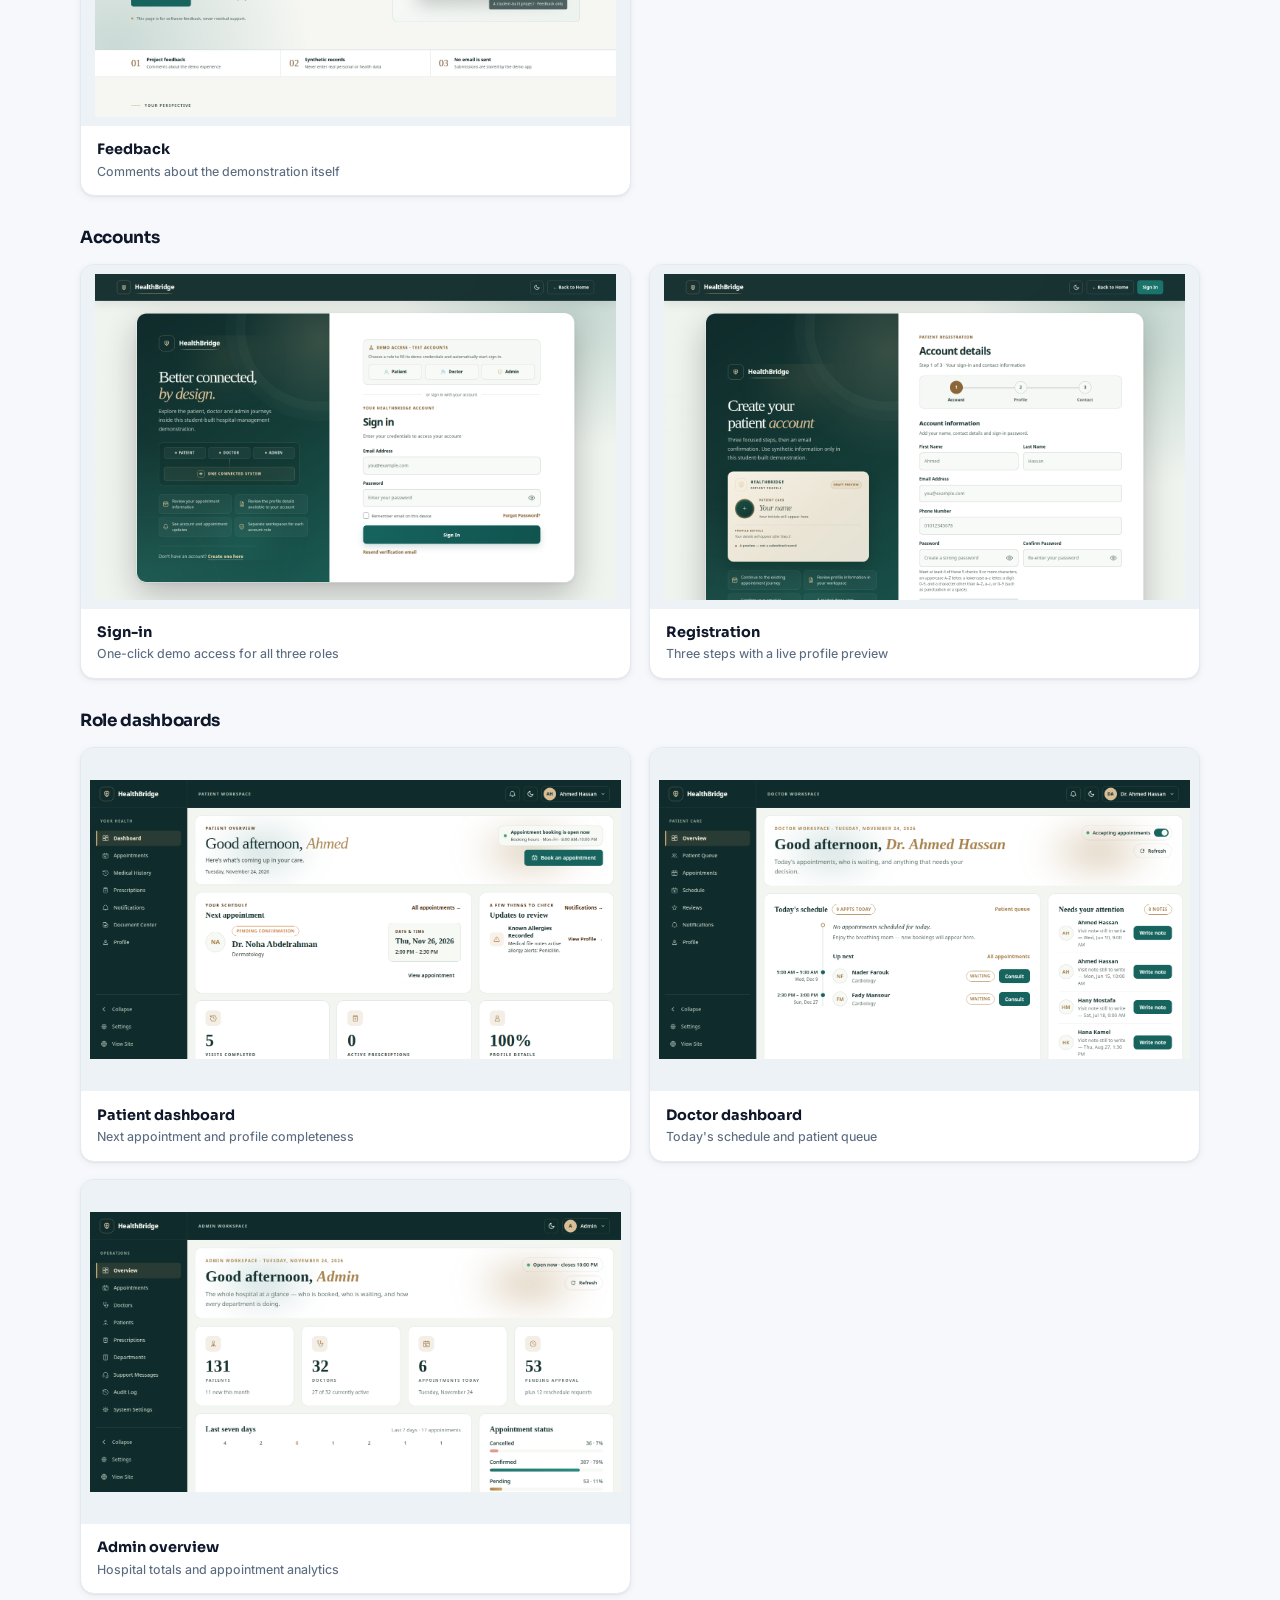
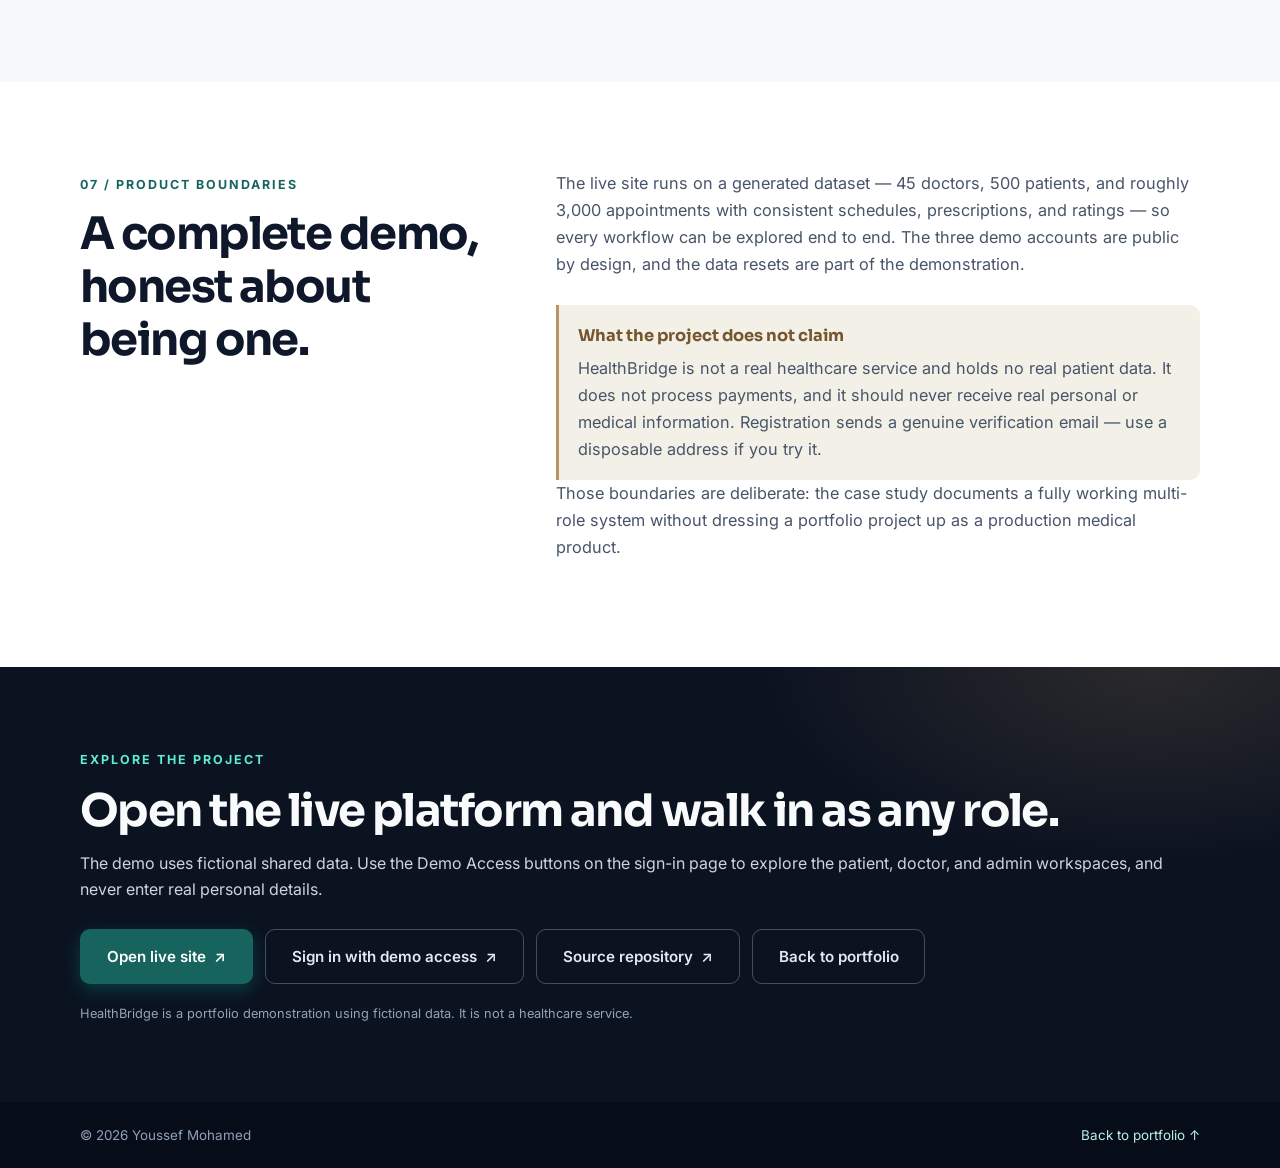
<file: healthbridge-case-study.html>
<!DOCTYPE html>
<html lang="en">
<head>
  <meta charset="UTF-8">
  <meta name="viewport" content="width=device-width, initial-scale=1.0">
  <title>HealthBridge — Multi-Role Hospital Platform Case Study | Youssef Mohamed</title>
  <meta name="description" content="How HealthBridge — a full-stack PHP and MariaDB hospital platform with patient, doctor, and admin dashboards, email-verified registration, and background workers — was designed, built, audited, and deployed.">
  <meta name="author" content="Youssef Mohamed">
  <meta name="robots" content="index, follow">
  <meta name="theme-color" content="#0b1220">
  <link rel="canonical" href="https://youssefmohammed12.github.io/my-portfolio-website/healthbridge-case-study.html">
  <meta property="og:type" content="article">
  <meta property="og:url" content="https://youssefmohammed12.github.io/my-portfolio-website/healthbridge-case-study.html">
  <meta property="og:title" content="HealthBridge — Multi-Role Hospital Platform Case Study">
  <meta property="og:description" content="Three role dashboards, verified registration, and background workers in one PHP/MariaDB system — designed, audited, and deployed live.">
  <meta property="og:image" content="https://youssefmohammed12.github.io/my-portfolio-website/assets/healthbridge/home.png">
  <meta property="og:image:alt" content="HealthBridge home page with doctor search and the three role journeys">
  <meta name="twitter:card" content="summary_large_image">
  <meta name="twitter:title" content="HealthBridge — Multi-Role Hospital Platform Case Study">
  <meta name="twitter:description" content="A PHP and MariaDB hospital platform covering a public site, three role dashboards, verified registration, workers, security auditing, and live deployment.">
  <meta name="twitter:image" content="https://youssefmohammed12.github.io/my-portfolio-website/assets/healthbridge/home.png">
  <link rel="icon" type="image/svg+xml" href="assets/favicon.svg">
  <link rel="preconnect" href="https://fonts.googleapis.com">
  <link rel="preconnect" href="https://fonts.gstatic.com" crossorigin>
  <link href="https://fonts.googleapis.com/css2?family=Inter:wght@400;500;600;700&family=Sora:wght@600;700;800&display=swap" rel="stylesheet">
  <link rel="stylesheet" href="css/styles.css">
  <link rel="stylesheet" href="css/case-study.css">
  <link rel="stylesheet" href="css/healthbridge-case-study.css">
</head>
<body class="case-study-page">
  <a class="skip-link" href="#main">Skip to content</a>
  <header class="case-header"><div class="case-container case-nav">
    <a href="index.html#home" class="logo" aria-label="Youssef Mohamed — home"><span class="logo-mark" aria-hidden="true">YM</span><span class="logo-text">Youssef <strong>Mohamed</strong></span></a>
    <div class="case-nav-actions"><a class="btn btn-ghost btn-sm" href="index.html#projects">Back to portfolio</a><a class="btn btn-primary btn-sm" href="https://youssef1.alwaysdata.net/" target="_blank" rel="noopener noreferrer">Open live HealthBridge demo <span aria-hidden="true">↗</span></a></div>
  </div></header>
  <main id="main">
    <section class="case-hero"><div class="case-container">
      <p class="eyebrow eyebrow-light">Project case study · 02</p><p class="case-overline">Full-stack engineering / Healthcare platform</p><h1>HealthBridge<span>.</span></h1>
      <p class="case-hero-lead">A hospital management platform that gives patients, doctors, and administrators one connected system — a public site and doctor directory, email-verified registration, three role-based dashboards, printable records, and background workers, built with PHP and MariaDB and deployed live.</p>
      <div class="case-hero-actions"><a class="btn btn-primary" href="https://youssef1.alwaysdata.net/" target="_blank" rel="noopener noreferrer">Explore the live platform <span aria-hidden="true">↗</span></a><a class="btn btn-ghost btn-ghost-light" href="https://github.com/youssefmohammed12/hospital-project" target="_blank" rel="noopener noreferrer">View source repository <span aria-hidden="true">↗</span></a></div>
      <figure class="case-hero-shot"><img src="assets/healthbridge/home.png" alt="HealthBridge home page with doctor search and the three role journeys" width="1440" height="900"><figcaption>Public home page · the redesigned HealthBridge interface</figcaption></figure>
    </div></section>
    <section class="case-facts" aria-label="Project summary"><div class="case-container case-facts-grid">
      <div><span>Project</span><strong>Multi-role hospital platform</strong></div><div><span>Backend</span><strong>PHP · PDO · MariaDB</strong></div><div><span>Frontend</span><strong>HTML · CSS · Vanilla JS</strong></div><div><span>Deployment</span><strong>alwaysdata · Scheduled workers</strong></div>
    </div></section>
    <section class="case-section" id="overview"><div class="case-container case-two-col">
      <div class="case-section-intro"><p class="eyebrow">01 / The project</p><h2>Three roles, one shared record of care.</h2></div>
      <div class="case-copy"><p>HealthBridge is a full-stack hospital management platform. Patients find doctors and book visits, doctors run their day from a dedicated workspace, and administrators oversee departments, staff, and the audit trail — all reading and writing the same relational data.</p>
        <p>The engineering challenge was separation without duplication: each role needs its own focused workspace, while appointments, prescriptions, and notifications have to stay consistent across all three. Access rules are enforced on the server for every request, so a patient can never reach a doctor's view of someone else's record by changing a URL or an ID.</p>
        <div class="case-callout healthbridge-callout"><strong>Project boundary</strong><span>HealthBridge is a portfolio demonstration, not a real healthcare service. Every patient, doctor, and record in the live demo is generated fictional data, and the site should never be given real personal or medical information.</span></div>
      </div>
    </div></section>
    <section class="case-section case-section-alt"><div class="case-container">
      <div class="case-section-heading"><p class="eyebrow">02 / Patient experience</p><h2>From finding a doctor to holding the visit summary.</h2><p>The patient journey is the spine of the platform; the other two roles exist to serve it.</p></div>
      <div class="case-feature-grid">
        <article class="case-feature"><span>01</span><h3>Find the right doctor</h3><p>A public directory of 45 demo doctors across 9 departments, with department filtering, ratings, and each doctor's real availability drawn from their schedule.</p></article>
        <article class="case-feature"><span>02</span><h3>Book against real schedules</h3><p>A guided wizard offers only slots inside the doctor's working hours, aligned to their slot length and breaks, so double-bookings cannot be created.</p></article>
        <article class="case-feature"><span>03</span><h3>Registration that explains itself</h3><p>Sign-up is confirmed by email before the account exists. If the email, phone, or national ID is already registered, the form says so immediately instead of silently dropping the request.</p></article>
        <article class="case-feature"><span>04</span><h3>Records in one place</h3><p>Appointments, prescriptions with a medication tracker, notifications, and printable outputs — an appointment confirmation, a visit summary, and the full medical record.</p></article>
      </div>
    </div></section>
    <section class="case-section"><div class="case-container">
      <div class="case-section-heading"><p class="eyebrow">03 / Doctor and admin workspaces</p><h2>Each role gets the workspace its day actually needs.</h2><p>The doctor and admin areas were designed separately rather than stretched from the patient layout.</p></div>
      <div class="case-decision-grid">
        <article><h3>Doctor overview</h3><p>A bento-style dashboard with today's schedule, waiting patients, and the numbers a doctor checks first, in a collapsible shell.</p></article>
        <article><h3>Queue and appointments stay separate</h3><p>The live patient queue and the appointment book answer different questions, so they remain different pages instead of one overloaded list.</p></article>
        <article><h3>A clinical rule for prescriptions</h3><p>Any doctor may view and print any patient's prescription in full — care is shared — but only the prescribing doctor can edit, complete, or cancel it. The rule is enforced in the service layer's SQL, not just hidden in the UI.</p></article>
        <article><h3>Schedules inside hospital hours</h3><p>Doctor schedules validate against hospital hours (08:00–22:00). Resetting a schedule to the defaults is an admin-only action.</p></article>
        <article><h3>Admin overview without a chart library</h3><p>Hospital totals and appointment analytics are drawn with hand-built charts — no Chart.js — alongside doctor management, ratings moderation, and a read-only audit viewer.</p></article>
        <article><h3>An honest support inbox</h3><p>Replies reach registered users inside the app. Messages from guests are clearly labelled undeliverable instead of pretending an email was sent.</p></article>
      </div>
    </div></section>
    <section class="case-section case-section-alt" id="implementation"><div class="case-container">
      <div class="case-section-heading"><p class="eyebrow">04 / Implementation</p><h2>Structured PHP, an encrypted queue, and two small workers.</h2><p>The backend favors explicit, testable pieces over framework magic.</p></div>
      <div class="case-decision-grid">
        <article><h3>Service-layer PHP</h3><p>Object-oriented PHP with PDO prepared statements throughout. Business rules live in services; endpoints stay thin and answer with REST-style JSON.</p></article>
        <article><h3>Encrypted registration queue</h3><p>A registration is stored encrypted in an intake queue and the account is created only when the email link is clicked. A worker processes the queue; a second check inside the worker still guards against races.</p></article>
        <article><h3>Notification outbox</h3><p>Email is written to an outbox first and delivered by a worker over Gmail SMTP, so a slow mail server never blocks a request. One scheduled task runs both workers every minute in production.</p></article>
        <article><h3>Role-based access, probed live</h3><p>Session authentication plus per-endpoint role checks. During the audit, 21 live cross-role and cross-patient probes were fired at the running app — every one was refused correctly.</p></article>
        <article><h3>One frontend, nothing legacy</h3><p>The public site and all three dashboards share one design system and shared components — the same pop-up treatment, the same notification behavior — with no legacy pages or assets left in the serving path.</p></article>
        <article><h3>Print as a feature</h3><p>Four print outputs share the platform's design language: appointment confirmation, visit summary, prescription, and the complete medical record.</p></article>
      </div>
    </div></section>
    <section class="case-section"><div class="case-container case-two-col">
      <div class="case-section-intro"><p class="eyebrow">05 / Verification and QA</p><h2>Audited before it was allowed to call itself finished.</h2></div>
      <div class="case-copy">
        <p>Before deployment, the codebase went through a full review pass: a line-by-line audit of <strong>105 API endpoints across 133 PHP files</strong> found zero verified high-severity issues, and the findings it did raise — an unprotected <code>.env</code> path, one password path skipping the shared validator, a rate limiter that failed closed — were fixed and re-verified.</p>
        <p>A final freeze round added loading skeletons and request timeouts, corrected status bucketing for past appointments, and closed with a regression sweep of <strong>76 page loads without a failure</strong>. The core palette measures at least <strong>4.61:1 contrast (WCAG AA)</strong>.</p>
        <p>After deployment, the complete account lifecycle was proven on the live site: register, receive the verification email, confirm, sign in, book a Cardiology appointment, reset the password by email, and sign in again — followed by a live probe confirming duplicate registrations are refused up front with a clear message.</p>
        <p class="case-small-note">These are project-specific engineering checks and live probes, not a formal security certification or a published Lighthouse / Core Web Vitals score.</p>
      </div>
    </div></section>
    <section class="case-section case-section-alt"><div class="case-container">
      <div class="case-section-heading"><p class="eyebrow">06 / Interface gallery</p><h2>One design language, from the public site to the admin overview.</h2><p>Captures from the completed interface, taken after full render.</p></div>
      <h3 class="gallery-subheading">Public site</h3>
      <div class="case-gallery case-gallery-landscape" data-gallery="healthbridge-public">
        <figure class="g-item"><img src="assets/healthbridge/home.png" alt="HealthBridge home page with doctor search and the three role journeys" width="1440" height="900" loading="lazy" decoding="async"><figcaption><strong>Home</strong><span>Doctor search and the three role journeys</span></figcaption></figure>
        <figure class="g-item"><img src="assets/healthbridge/doctors.png" alt="HealthBridge doctor directory with departments and sample specialist profiles" width="1440" height="900" loading="lazy" decoding="async"><figcaption><strong>Doctor directory</strong><span>Departments, sample profiles and availability</span></figcaption></figure>
        <figure class="g-item"><img src="assets/healthbridge/services.png" alt="HealthBridge capabilities page showing how patients, doctors and admins connect in one system" width="1440" height="900" loading="lazy" decoding="async"><figcaption><strong>Capabilities</strong><span>How the three roles connect in one system</span></figcaption></figure>
        <figure class="g-item"><img src="assets/healthbridge/about.png" alt="HealthBridge about page telling the project's build story" width="1440" height="900" loading="lazy" decoding="async"><figcaption><strong>About</strong><span>The project's build story</span></figcaption></figure>
        <figure class="g-item"><img src="assets/healthbridge/contact.png" alt="HealthBridge feedback page for comments about the demonstration" width="1440" height="900" loading="lazy" decoding="async"><figcaption><strong>Feedback</strong><span>Comments about the demonstration itself</span></figcaption></figure>
      </div>
      <h3 class="gallery-subheading">Accounts</h3>
      <div class="case-gallery case-gallery-landscape" data-gallery="healthbridge-accounts">
        <figure class="g-item"><img src="assets/healthbridge/login.png" alt="HealthBridge sign-in page with one-click demo access for patient, doctor and admin" width="1440" height="900" loading="lazy" decoding="async"><figcaption><strong>Sign-in</strong><span>One-click demo access for all three roles</span></figcaption></figure>
        <figure class="g-item"><img src="assets/healthbridge/register.png" alt="HealthBridge three-step patient registration with a live profile preview" width="1440" height="900" loading="lazy" decoding="async"><figcaption><strong>Registration</strong><span>Three steps with a live profile preview</span></figcaption></figure>
      </div>
      <h3 class="gallery-subheading">Role dashboards</h3>
      <div class="case-gallery case-gallery-landscape" data-gallery="healthbridge-dashboards">
        <figure class="g-item"><img src="assets/healthbridge/patient-dashboard.png" alt="HealthBridge patient dashboard with next appointment and profile completeness" width="1440" height="900" loading="lazy" decoding="async"><figcaption><strong>Patient dashboard</strong><span>Next appointment and profile completeness</span></figcaption></figure>
        <figure class="g-item"><img src="assets/healthbridge/doctor-dashboard.png" alt="HealthBridge doctor dashboard with today's schedule and patient queue summary" width="1440" height="900" loading="lazy" decoding="async"><figcaption><strong>Doctor dashboard</strong><span>Today's schedule and patient queue</span></figcaption></figure>
        <figure class="g-item"><img src="assets/healthbridge/admin-overview.png" alt="HealthBridge admin overview with hospital totals and an appointment status chart" width="1440" height="900" loading="lazy" decoding="async"><figcaption><strong>Admin overview</strong><span>Hospital totals and appointment analytics</span></figcaption></figure>
      </div>
    </div></section>
    <section class="case-section"><div class="case-container case-two-col">
      <div class="case-section-intro"><p class="eyebrow">07 / Product boundaries</p><h2>A complete demo, honest about being one.</h2></div>
      <div class="case-copy"><p>The live site runs on a generated dataset — 45 doctors, 500 patients, and roughly 3,000 appointments with consistent schedules, prescriptions, and ratings — so every workflow can be explored end to end. The three demo accounts are public by design, and the data resets are part of the demonstration.</p>
        <div class="case-callout healthbridge-callout"><strong>What the project does not claim</strong><span>HealthBridge is not a real healthcare service and holds no real patient data. It does not process payments, and it should never receive real personal or medical information. Registration sends a genuine verification email — use a disposable address if you try it.</span></div>
        <p>Those boundaries are deliberate: the case study documents a fully working multi-role system without dressing a portfolio project up as a production medical product.</p>
      </div>
    </div></section>
    <section class="case-outro"><div class="case-container">
      <p class="eyebrow eyebrow-light">Explore the project</p><h2>Open the live platform and walk in as any role.</h2><p>The demo uses fictional shared data. Use the Demo Access buttons on the sign-in page to explore the patient, doctor, and admin workspaces, and never enter real personal details.</p>
      <div class="case-hero-actions">
        <a class="btn btn-primary" href="https://youssef1.alwaysdata.net/" target="_blank" rel="noopener noreferrer">Open live site <span aria-hidden="true">↗</span></a>
        <a class="btn btn-ghost btn-ghost-light" href="https://youssef1.alwaysdata.net/pages/auth/login.html" target="_blank" rel="noopener noreferrer">Sign in with demo access <span aria-hidden="true">↗</span></a>
        <a class="btn btn-ghost btn-ghost-light" href="https://github.com/youssefmohammed12/hospital-project" target="_blank" rel="noopener noreferrer">Source repository <span aria-hidden="true">↗</span></a>
        <a class="btn btn-ghost btn-ghost-light" href="index.html#projects">Back to portfolio</a>
      </div>
      <p class="case-private-note">HealthBridge is a portfolio demonstration using fictional data. It is not a healthcare service.</p>
    </div></section>
  </main>
  <footer class="case-footer"><div class="case-container"><span>© 2026 Youssef Mohamed</span><a href="index.html#home">Back to portfolio ↑</a></div></footer>
  <script src="js/gallery.js?v=20261104-gallery-system" defer></script>
</body>
</html>
</file>
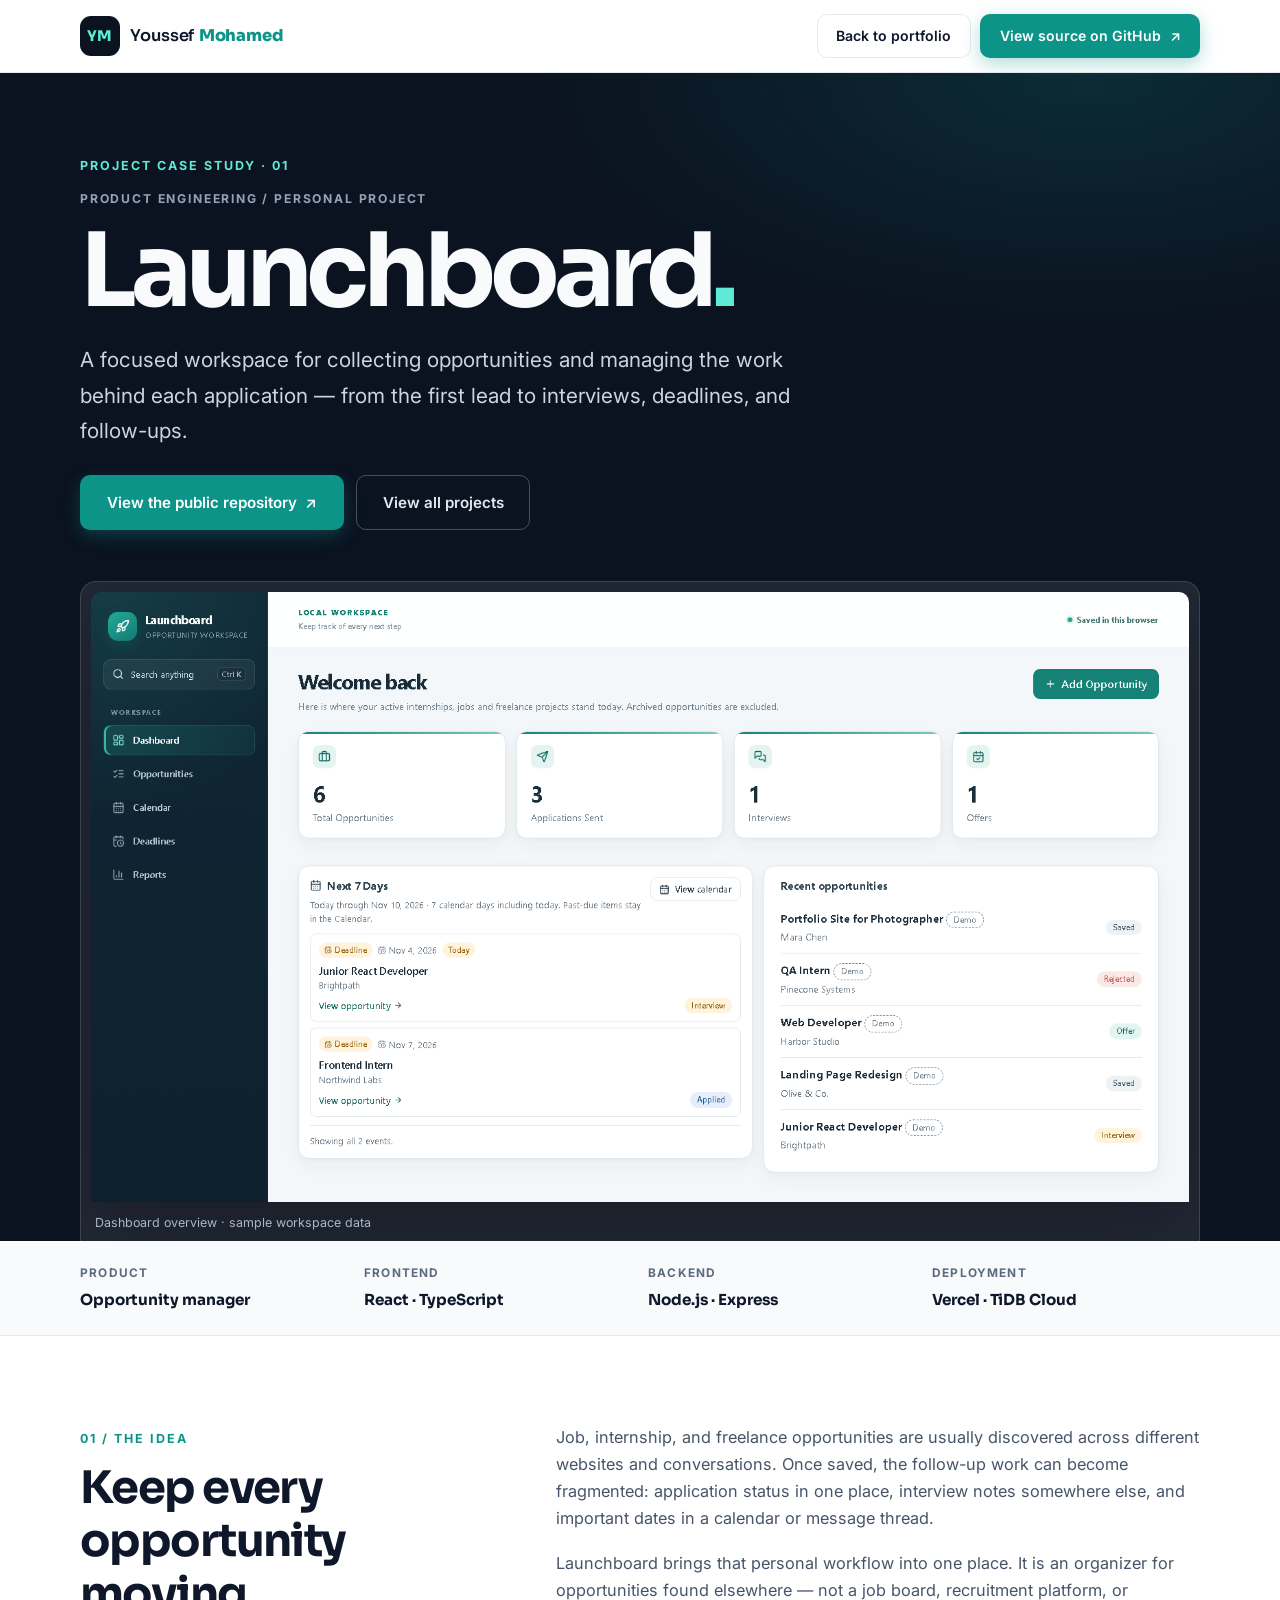
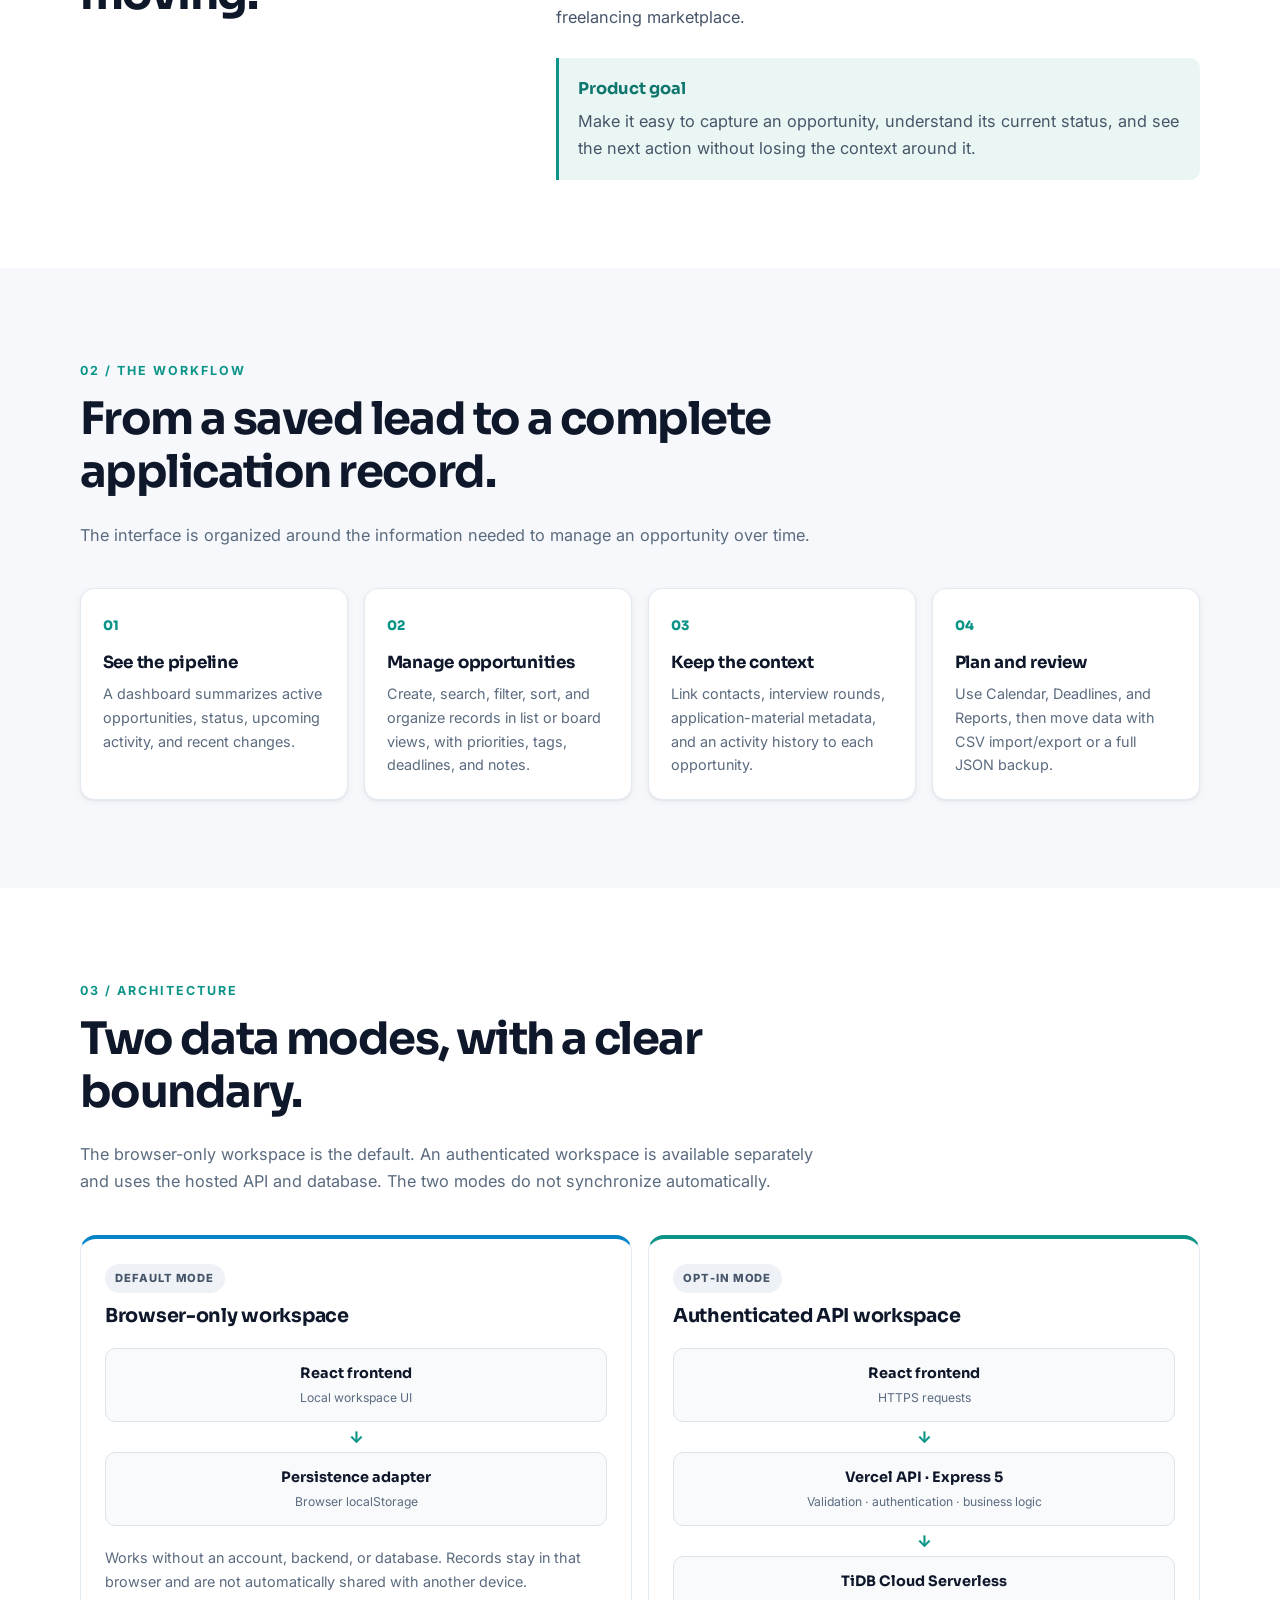
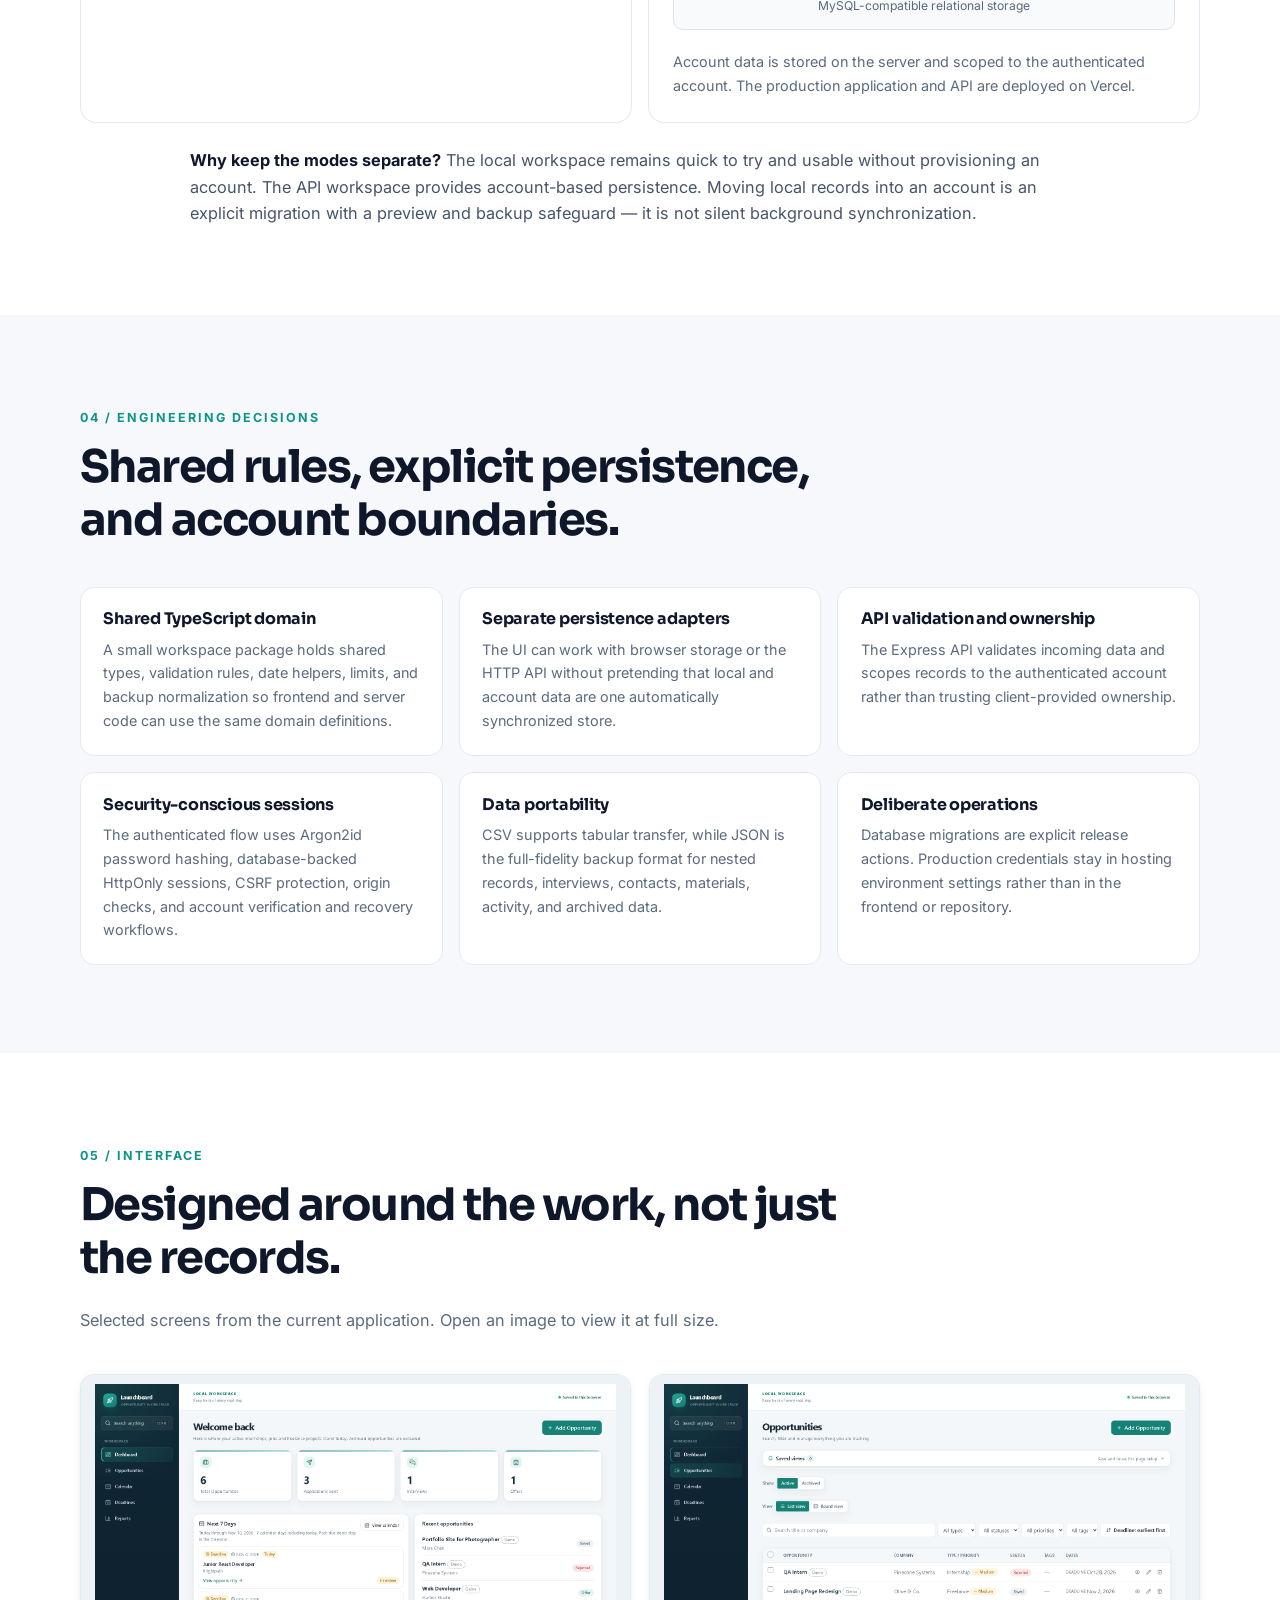
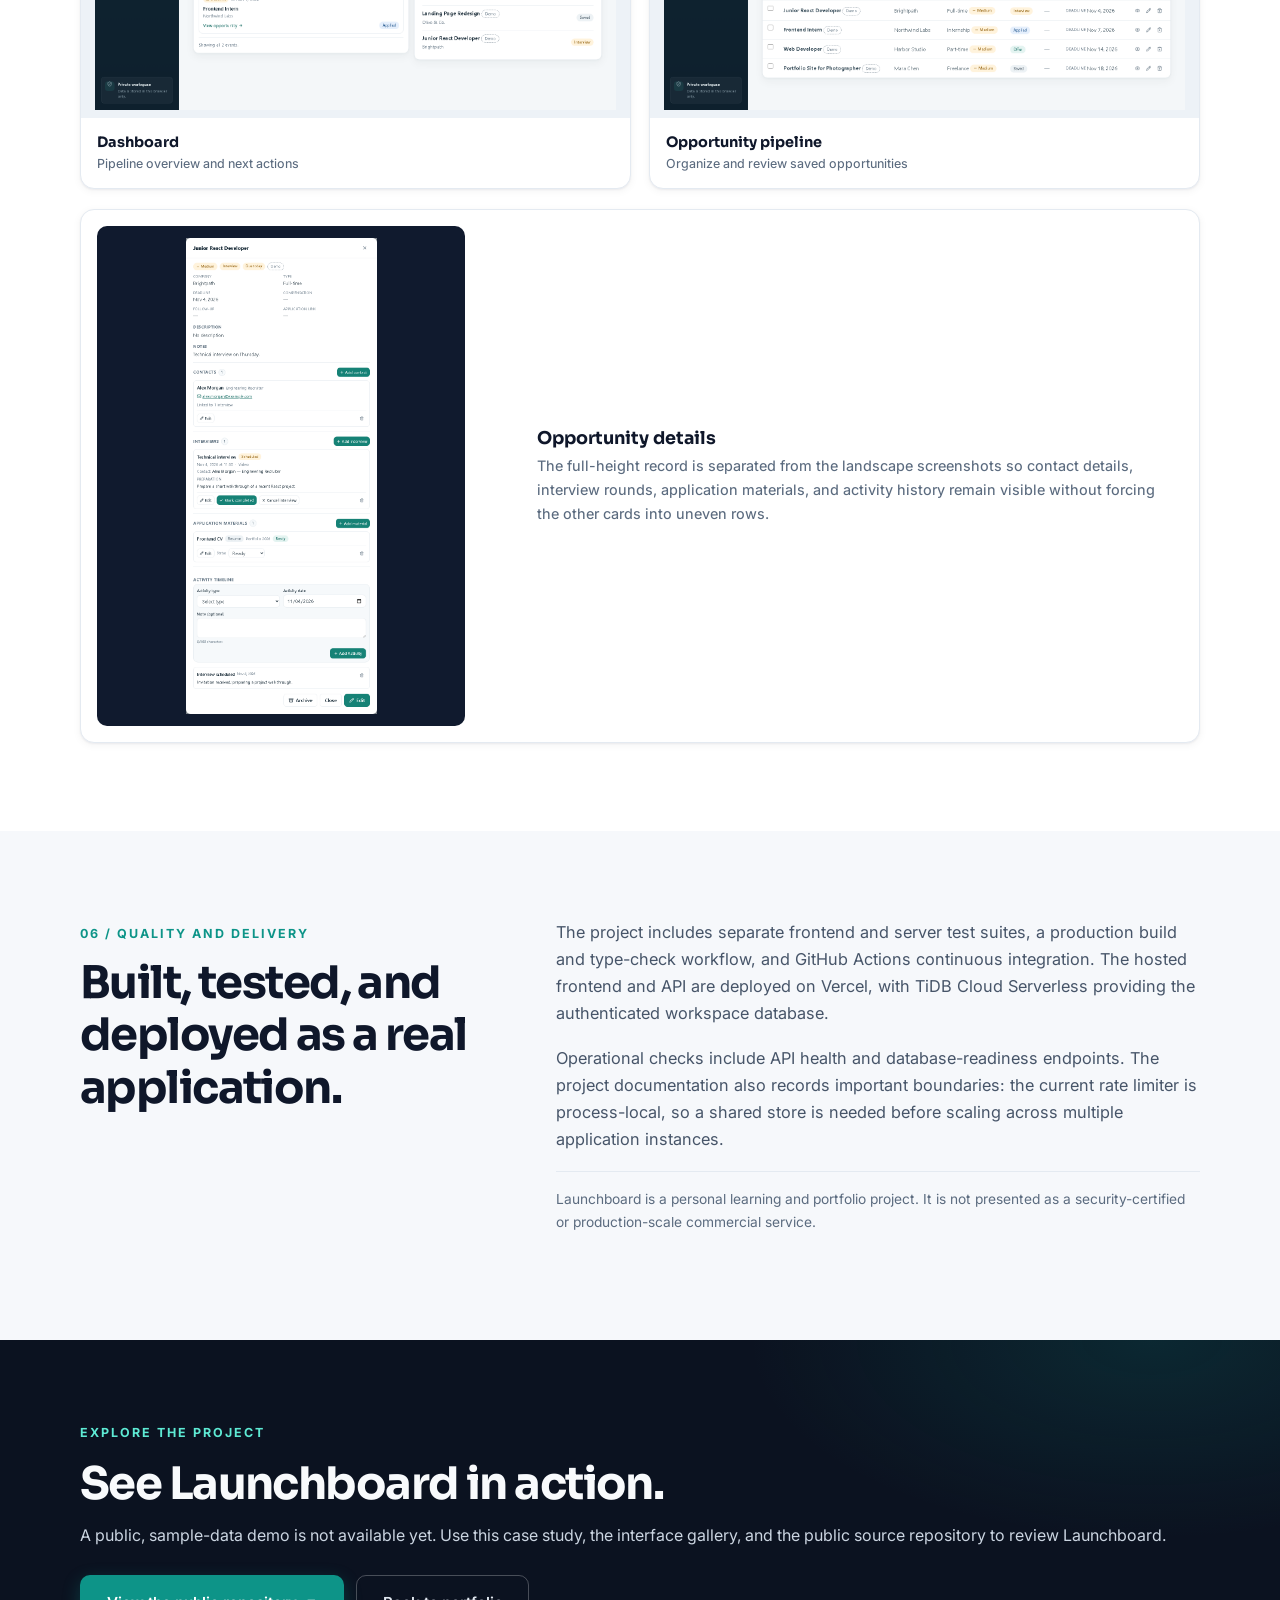
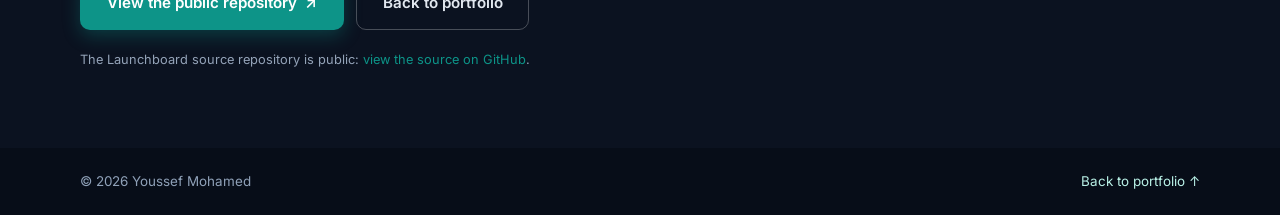
<file: launchboard-case-study.html>
<!DOCTYPE html>
<html lang="en">
<head>
  <meta charset="UTF-8">
  <meta name="viewport" content="width=device-width, initial-scale=1.0">
  <title>Launchboard Case Study — Youssef Mohamed</title>
  <meta name="description" content="A technical case study of Launchboard: a React and TypeScript opportunity workspace with browser-based and authenticated API data modes, Express, TiDB Cloud, and Vercel.">
  <meta name="author" content="Youssef Mohamed">
  <meta name="robots" content="index, follow">
  <link rel="canonical" href="https://youssefmohammed12.github.io/my-portfolio-website/launchboard-case-study.html">
  <meta name="theme-color" content="#0b1220">
  <meta property="og:type" content="article">
  <meta property="og:url" content="https://youssefmohammed12.github.io/my-portfolio-website/launchboard-case-study.html">
  <meta property="og:title" content="Launchboard — Full-Stack Product Case Study">
  <meta property="og:description" content="How I built an opportunity-management workspace with React, TypeScript, an Express API, and TiDB Cloud.">
  <meta property="og:image" content="https://youssefmohammed12.github.io/my-portfolio-website/assets/launchboard/dashboard.png">
  <meta property="og:image:alt" content="Launchboard dashboard showing pipeline summaries, upcoming deadlines, and recent activity">
  <link rel="icon" type="image/svg+xml" href="assets/favicon.svg">
  <link rel="preconnect" href="https://fonts.googleapis.com">
  <link rel="preconnect" href="https://fonts.gstatic.com" crossorigin>
  <link href="https://fonts.googleapis.com/css2?family=Inter:wght@400;500;600;700&family=Sora:wght@600;700;800&display=swap" rel="stylesheet">
  <link rel="stylesheet" href="css/styles.css">
  <link rel="stylesheet" href="css/case-study.css">
</head>
<body class="case-study-page">
  <a class="skip-link" href="#main">Skip to content</a>

  <header class="case-header">
    <div class="case-container case-nav">
      <a href="index.html#home" class="logo" aria-label="Youssef Mohamed — portfolio home">
        <span class="logo-mark" aria-hidden="true">YM</span>
        <span class="logo-text">Youssef<strong>Mohamed</strong></span>
      </a>
      <div class="case-nav-actions">
        <a class="btn btn-ghost btn-sm" href="index.html#projects">Back to portfolio</a>
        <a class="btn btn-primary btn-sm" href="https://github.com/youssefmohammed12/Launchboard" target="_blank" rel="noopener noreferrer">View source on GitHub <span aria-hidden="true">↗</span></a>
      </div>
    </div>
  </header>

  <main id="main">
    <section class="case-hero">
      <div class="case-container">
        <p class="eyebrow eyebrow-light">Project case study · 01</p>
        <p class="case-overline">Product engineering / Personal project</p>
        <h1>Launchboard<span>.</span></h1>
        <p class="case-hero-lead">A focused workspace for collecting opportunities and managing the work behind each application — from the first lead to interviews, deadlines, and follow-ups.</p>
        <div class="case-hero-actions">
          <a class="btn btn-primary" href="https://github.com/youssefmohammed12/Launchboard" target="_blank" rel="noopener noreferrer">View the public repository <span aria-hidden="true">↗</span></a>
          <a class="btn btn-ghost btn-ghost-light" href="index.html#projects">View all projects</a>
        </div>
        <figure class="case-hero-shot">
          <img src="assets/launchboard/dashboard.png" alt="Launchboard dashboard with opportunity summary cards, upcoming deadlines, and recent activity" width="1600" height="1000">
          <figcaption>Dashboard overview · sample workspace data</figcaption>
        </figure>
      </div>
    </section>

    <section class="case-facts" aria-label="Project summary">
      <div class="case-container case-facts-grid">
        <div><span>Product</span><strong>Opportunity manager</strong></div>
        <div><span>Frontend</span><strong>React · TypeScript</strong></div>
        <div><span>Backend</span><strong>Node.js · Express</strong></div>
        <div><span>Deployment</span><strong>Vercel · TiDB Cloud</strong></div>
      </div>
    </section>

    <section class="case-section" id="overview">
      <div class="case-container case-two-col">
        <div class="case-section-intro">
          <p class="eyebrow">01 / The idea</p>
          <h2>Keep every opportunity moving.</h2>
        </div>
        <div class="case-copy">
          <p>Job, internship, and freelance opportunities are usually discovered across different websites and conversations. Once saved, the follow-up work can become fragmented: application status in one place, interview notes somewhere else, and important dates in a calendar or message thread.</p>
          <p>Launchboard brings that personal workflow into one place. It is an organizer for opportunities found elsewhere — not a job board, recruitment platform, or freelancing marketplace.</p>
          <div class="case-callout"><strong>Product goal</strong><span>Make it easy to capture an opportunity, understand its current status, and see the next action without losing the context around it.</span></div>
        </div>
      </div>
    </section>

    <section class="case-section case-section-alt">
      <div class="case-container">
        <div class="case-section-heading">
          <p class="eyebrow">02 / The workflow</p>
          <h2>From a saved lead to a complete application record.</h2>
          <p>The interface is organized around the information needed to manage an opportunity over time.</p>
        </div>
        <div class="case-feature-grid">
          <article class="case-feature"><span>01</span><h3>See the pipeline</h3><p>A dashboard summarizes active opportunities, status, upcoming activity, and recent changes.</p></article>
          <article class="case-feature"><span>02</span><h3>Manage opportunities</h3><p>Create, search, filter, sort, and organize records in list or board views, with priorities, tags, deadlines, and notes.</p></article>
          <article class="case-feature"><span>03</span><h3>Keep the context</h3><p>Link contacts, interview rounds, application-material metadata, and an activity history to each opportunity.</p></article>
          <article class="case-feature"><span>04</span><h3>Plan and review</h3><p>Use Calendar, Deadlines, and Reports, then move data with CSV import/export or a full JSON backup.</p></article>
        </div>
      </div>
    </section>

    <section class="case-section" id="architecture">
      <div class="case-container">
        <div class="case-section-heading">
          <p class="eyebrow">03 / Architecture</p>
          <h2>Two data modes, with a clear boundary.</h2>
          <p>The browser-only workspace is the default. An authenticated workspace is available separately and uses the hosted API and database. The two modes do not synchronize automatically.</p>
        </div>

        <div class="case-modes">
          <article class="case-mode case-mode-local">
            <span class="case-mode-label">Default mode</span>
            <h3>Browser-only workspace</h3>
            <div class="case-flow">
              <div class="case-flow-node"><strong>React frontend</strong><small>Local workspace UI</small></div>
              <span class="case-flow-arrow" aria-hidden="true">↓</span>
              <div class="case-flow-node"><strong>Persistence adapter</strong><small>Browser localStorage</small></div>
            </div>
            <p>Works without an account, backend, or database. Records stay in that browser and are not automatically shared with another device.</p>
          </article>
          <article class="case-mode case-mode-api">
            <span class="case-mode-label">Opt-in mode</span>
            <h3>Authenticated API workspace</h3>
            <div class="case-flow">
              <div class="case-flow-node"><strong>React frontend</strong><small>HTTPS requests</small></div>
              <span class="case-flow-arrow" aria-hidden="true">↓</span>
              <div class="case-flow-node"><strong>Vercel API · Express 5</strong><small>Validation · authentication · business logic</small></div>
              <span class="case-flow-arrow" aria-hidden="true">↓</span>
              <div class="case-flow-node"><strong>TiDB Cloud Serverless</strong><small>MySQL-compatible relational storage</small></div>
            </div>
            <p>Account data is stored on the server and scoped to the authenticated account. The production application and API are deployed on Vercel.</p>
          </article>
        </div>

        <div class="case-copy case-architecture-note">
          <p><strong>Why keep the modes separate?</strong> The local workspace remains quick to try and usable without provisioning an account. The API workspace provides account-based persistence. Moving local records into an account is an explicit migration with a preview and backup safeguard — it is not silent background synchronization.</p>
        </div>
      </div>
    </section>

    <section class="case-section case-section-alt">
      <div class="case-container">
        <div class="case-section-heading">
          <p class="eyebrow">04 / Engineering decisions</p>
          <h2>Shared rules, explicit persistence, and account boundaries.</h2>
        </div>
        <div class="case-decision-grid">
          <article><h3>Shared TypeScript domain</h3><p>A small workspace package holds shared types, validation rules, date helpers, limits, and backup normalization so frontend and server code can use the same domain definitions.</p></article>
          <article><h3>Separate persistence adapters</h3><p>The UI can work with browser storage or the HTTP API without pretending that local and account data are one automatically synchronized store.</p></article>
          <article><h3>API validation and ownership</h3><p>The Express API validates incoming data and scopes records to the authenticated account rather than trusting client-provided ownership.</p></article>
          <article><h3>Security-conscious sessions</h3><p>The authenticated flow uses Argon2id password hashing, database-backed HttpOnly sessions, CSRF protection, origin checks, and account verification and recovery workflows.</p></article>
          <article><h3>Data portability</h3><p>CSV supports tabular transfer, while JSON is the full-fidelity backup format for nested records, interviews, contacts, materials, activity, and archived data.</p></article>
          <article><h3>Deliberate operations</h3><p>Database migrations are explicit release actions. Production credentials stay in hosting environment settings rather than in the frontend or repository.</p></article>
        </div>
      </div>
    </section>

    <section class="case-section">
      <div class="case-container">
        <div class="case-section-heading">
          <p class="eyebrow">05 / Interface</p>
          <h2>Designed around the work, not just the records.</h2>
          <p>Selected screens from the current application. Open an image to view it at full size.</p>
        </div>
        <div class="case-gallery case-gallery-landscape" data-gallery="launchboard-case-pages">
          <figure class="g-item" aria-label="Launchboard dashboard">
            <img src="assets/launchboard/dashboard.png" alt="Launchboard dashboard showing pipeline summaries, deadlines, and recent activity" loading="lazy" decoding="async">
            <figcaption><strong>Dashboard</strong><span>Pipeline overview and next actions</span></figcaption>
          </figure>
          <figure class="g-item" aria-label="Launchboard opportunity pipeline">
            <img src="assets/launchboard/opportunities.png" alt="Launchboard opportunities list with application records and status controls" loading="lazy" decoding="async">
            <figcaption><strong>Opportunity pipeline</strong><span>Organize and review saved opportunities</span></figcaption>
          </figure>
        </div>
        <div class="case-detail-showcase" data-gallery="launchboard-case-details">
          <figure class="g-item g-item-featured" aria-label="Launchboard opportunity details">
            <img src="assets/launchboard/opportunity-details.png" alt="Launchboard opportunity record showing linked contact, interview, application material metadata, and activity history" loading="lazy" decoding="async">
            <figcaption><strong>Opportunity details</strong><span>The full-height record is separated from the landscape screenshots so contact details, interview rounds, application materials, and activity history remain visible without forcing the other cards into uneven rows.</span></figcaption>
          </figure>
        </div>
      </div>
    </section>

    <section class="case-section case-section-alt">
      <div class="case-container case-two-col">
        <div class="case-section-intro">
          <p class="eyebrow">06 / Quality and delivery</p>
          <h2>Built, tested, and deployed as a real application.</h2>
        </div>
        <div class="case-copy">
          <p>The project includes separate frontend and server test suites, a production build and type-check workflow, and GitHub Actions continuous integration. The hosted frontend and API are deployed on Vercel, with TiDB Cloud Serverless providing the authenticated workspace database.</p>
          <p>Operational checks include API health and database-readiness endpoints. The project documentation also records important boundaries: the current rate limiter is process-local, so a shared store is needed before scaling across multiple application instances.</p>
          <p class="case-small-note">Launchboard is a personal learning and portfolio project. It is not presented as a security-certified or production-scale commercial service.</p>
        </div>
      </div>
    </section>

    <section class="case-outro">
      <div class="case-container">
        <p class="eyebrow eyebrow-light">Explore the project</p>
        <h2>See Launchboard in action.</h2>
        <p>A public, sample-data demo is not available yet. Use this case study, the interface gallery, and the public source repository to review Launchboard.</p>
        <div class="case-hero-actions">
          <a class="btn btn-primary" href="https://github.com/youssefmohammed12/Launchboard" target="_blank" rel="noopener noreferrer">View the public repository <span aria-hidden="true">↗</span></a>
          <a class="btn btn-ghost btn-ghost-light" href="index.html#projects">Back to portfolio</a>
        </div>
        <p class="case-private-note">The Launchboard source repository is public: <a href="https://github.com/youssefmohammed12/Launchboard" target="_blank" rel="noopener noreferrer">view the source on GitHub</a>.</p>
      </div>
    </section>
  </main>

  <footer class="case-footer">
    <div class="case-container"><span>© 2026 Youssef Mohamed</span><a href="index.html#home">Back to portfolio ↑</a></div>
  </footer>
  <script src="js/gallery.js?v=20261104-gallery-system" defer></script>
</body>
</html>
</file>
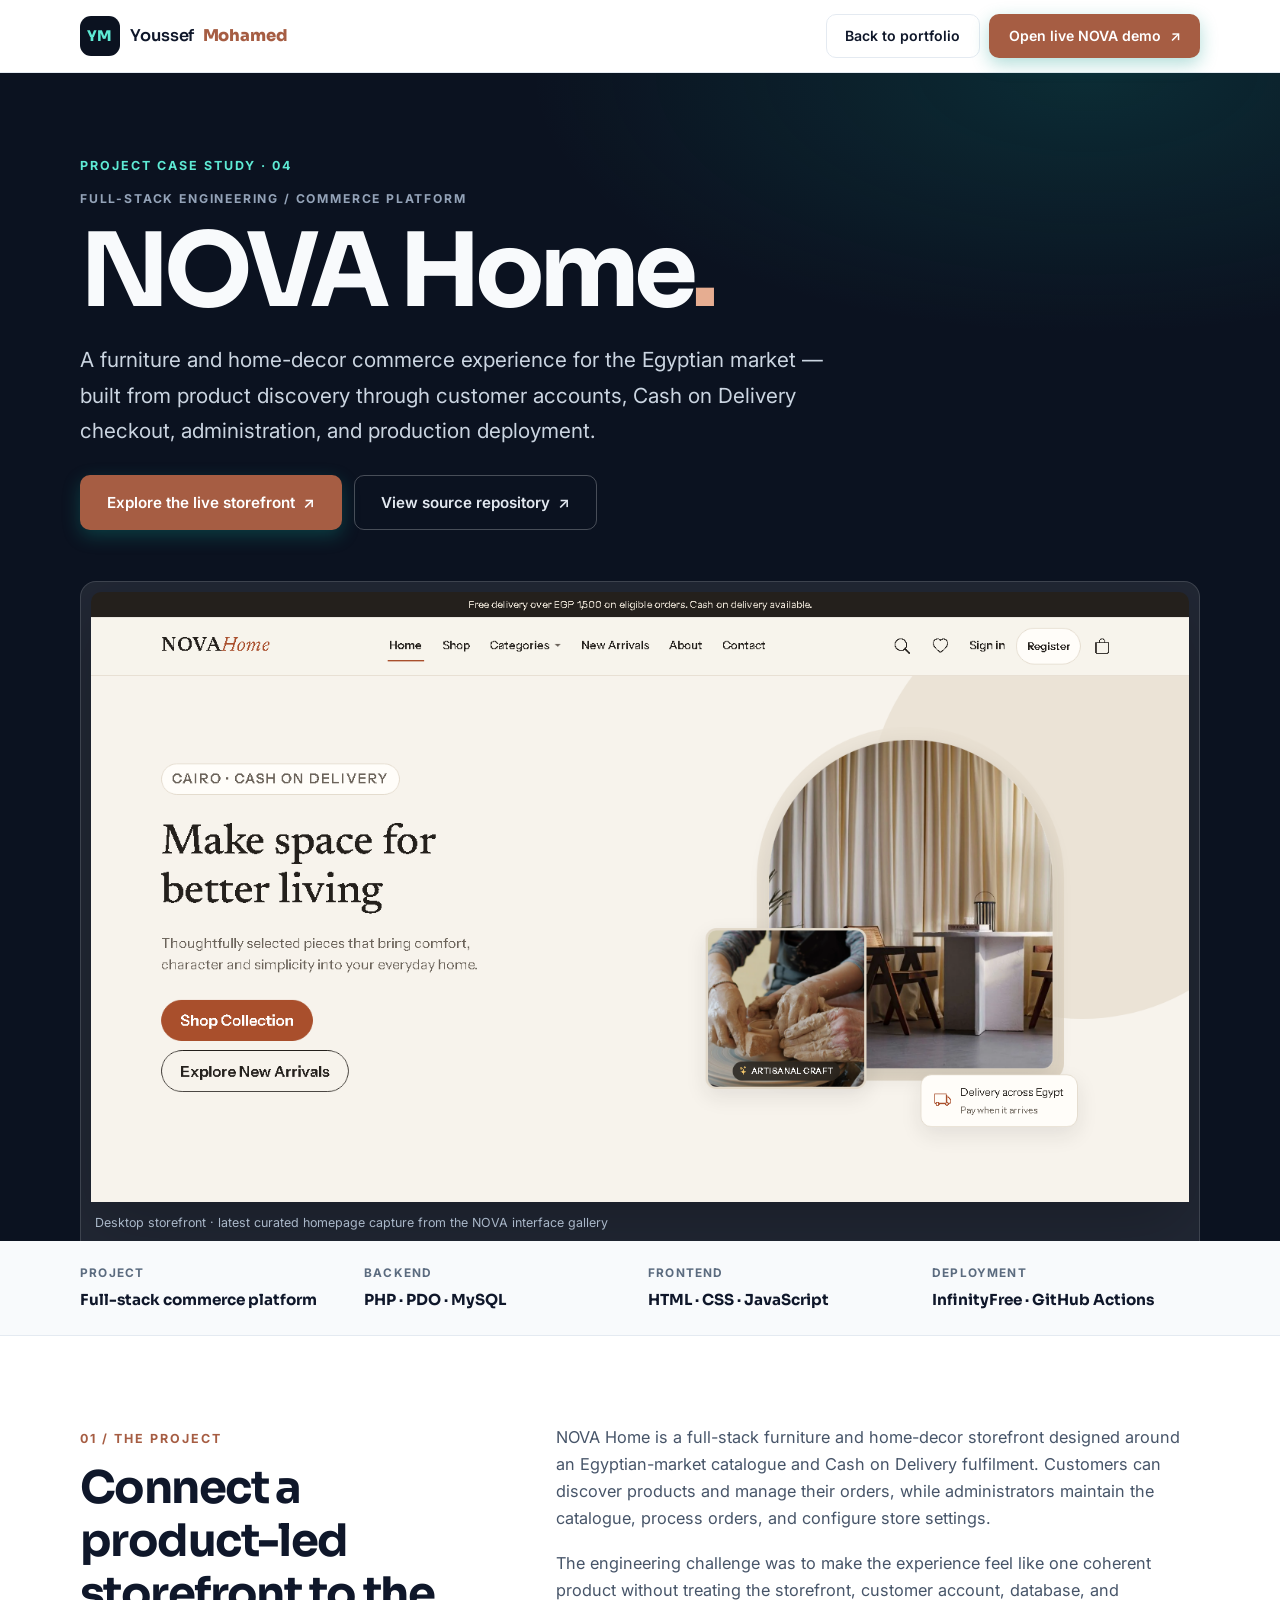
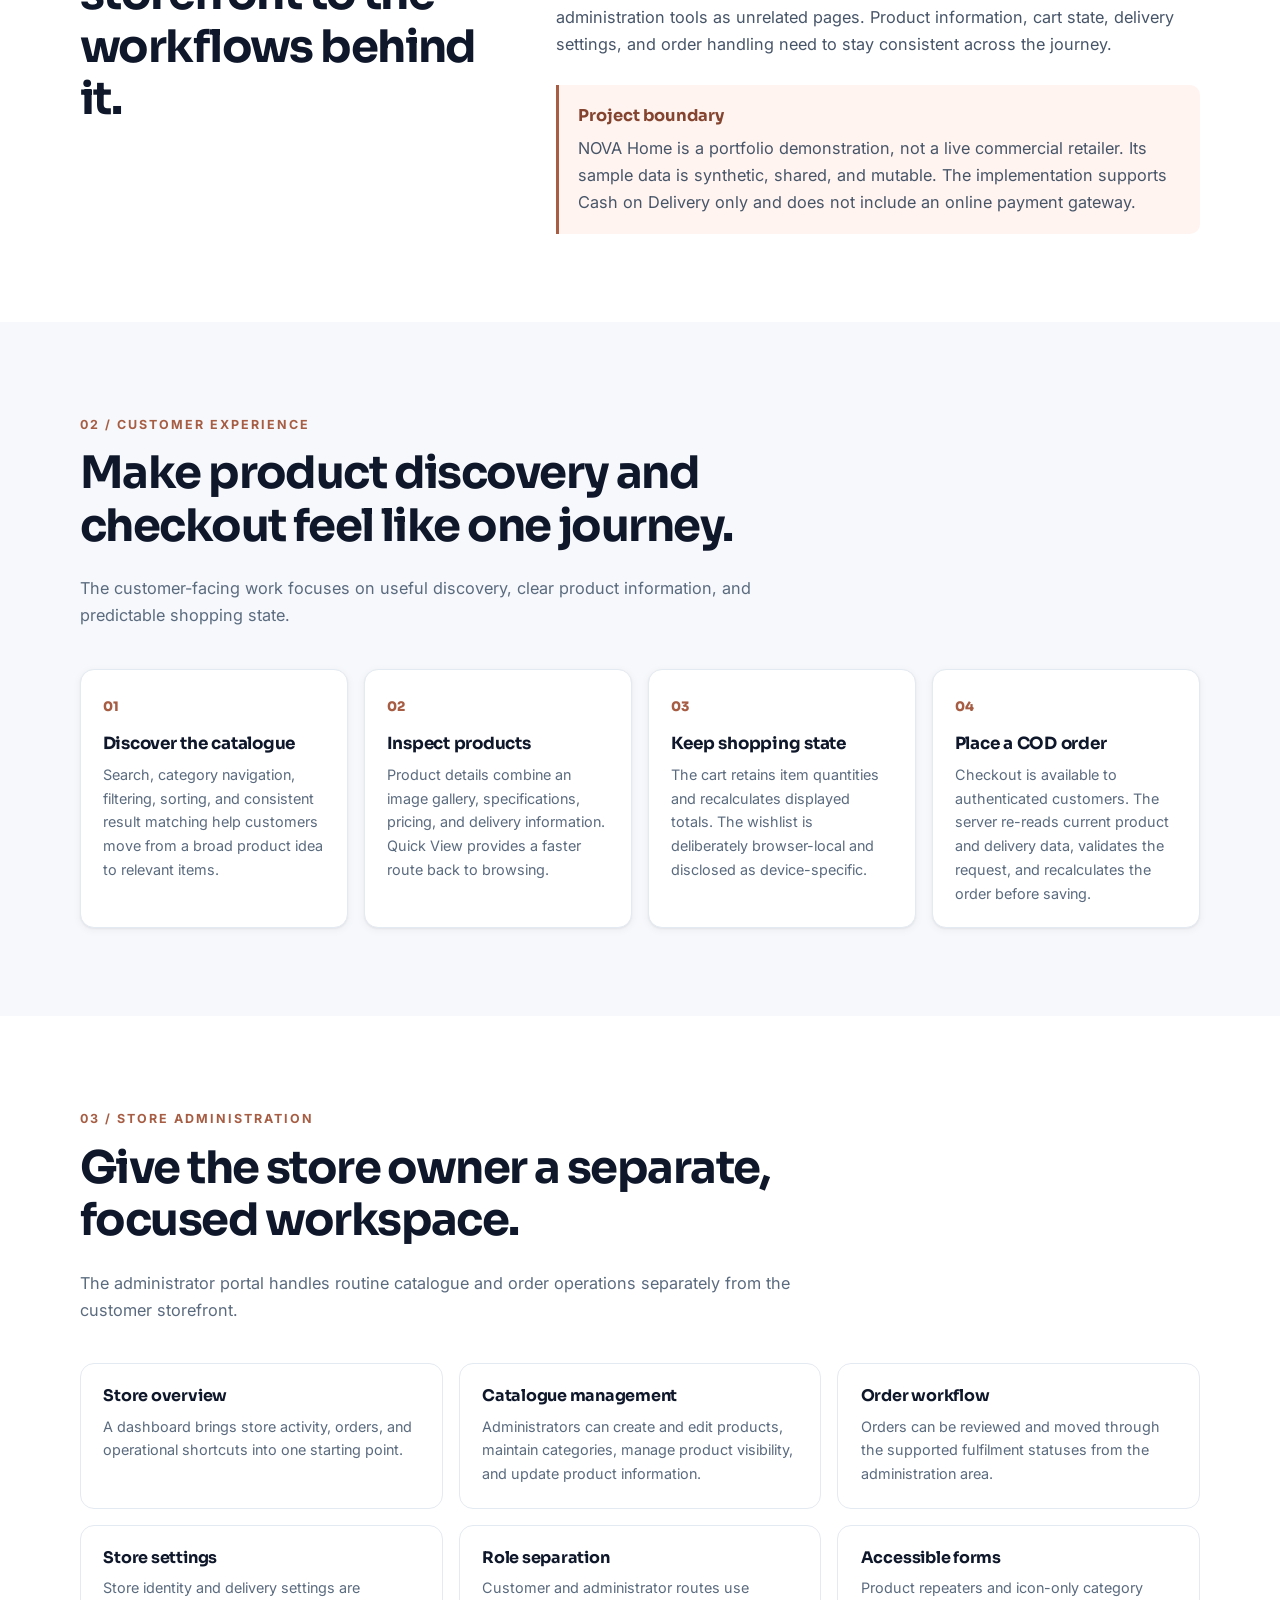
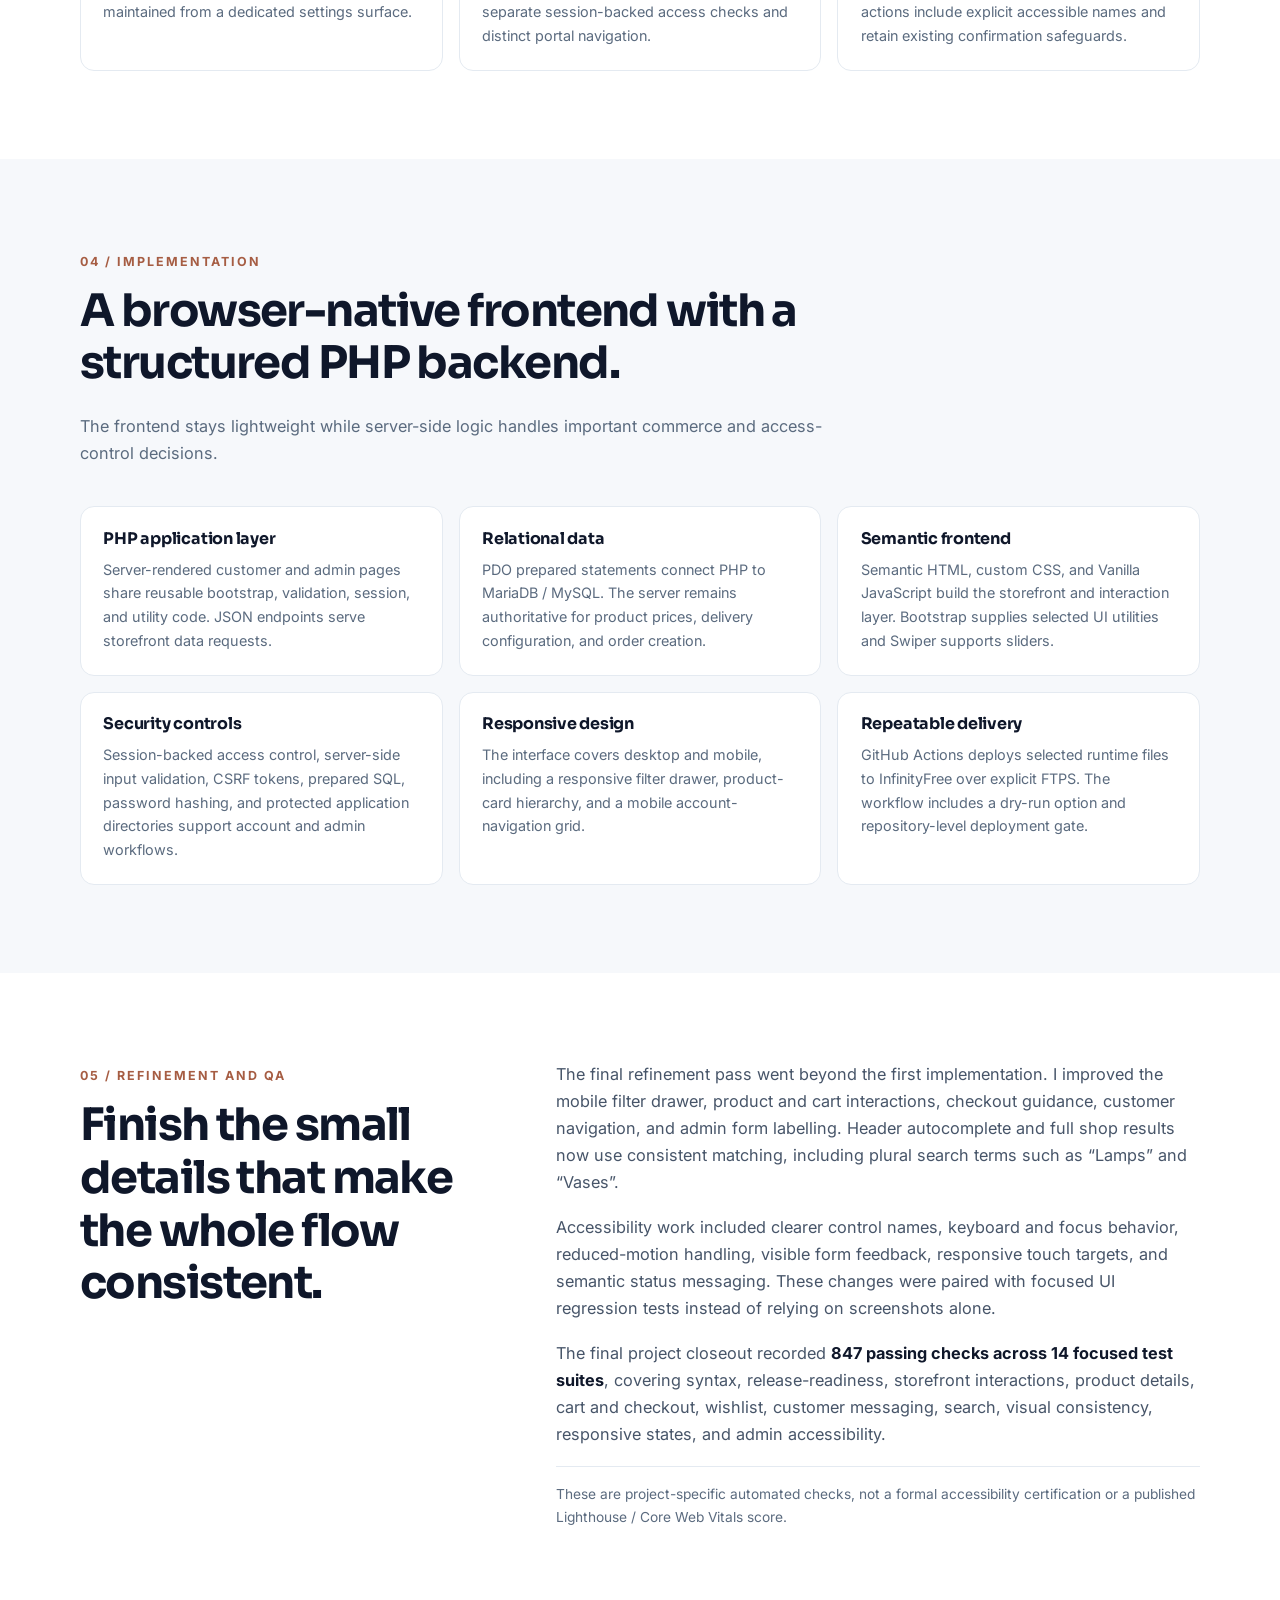
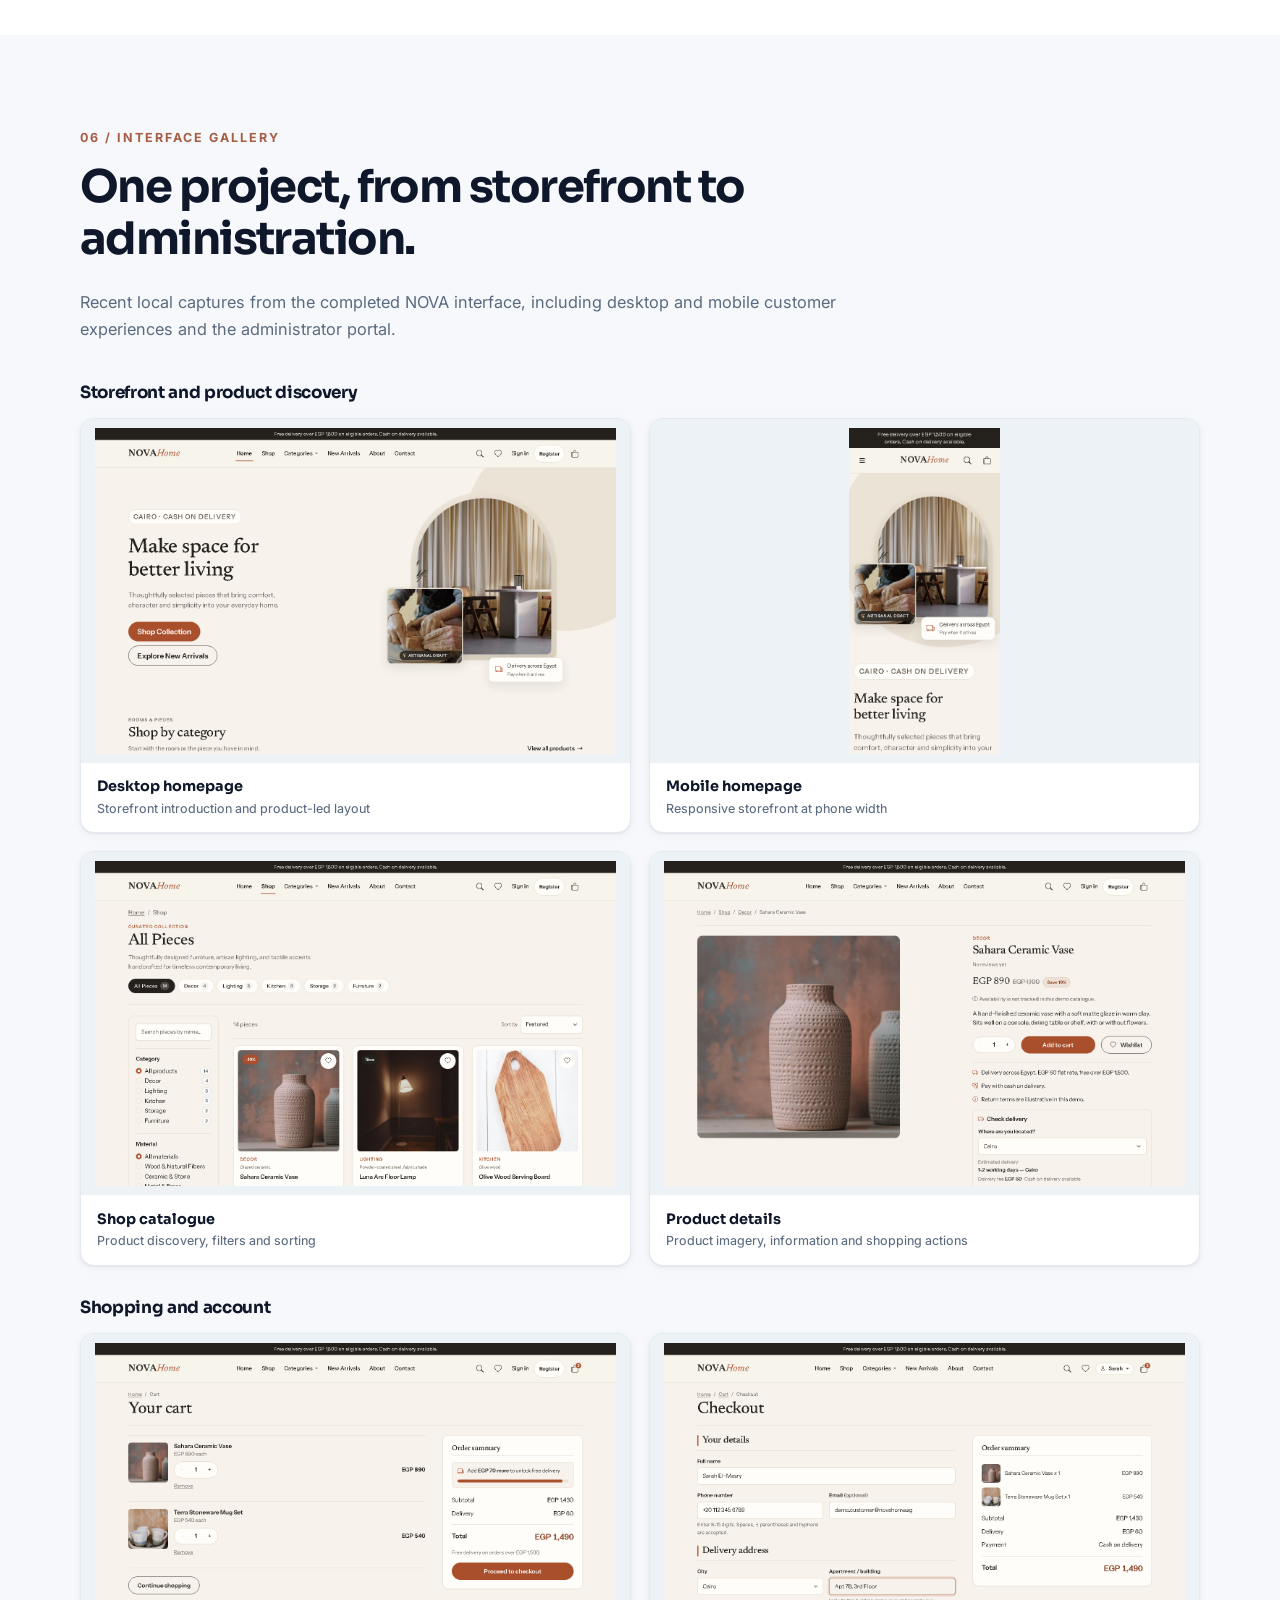
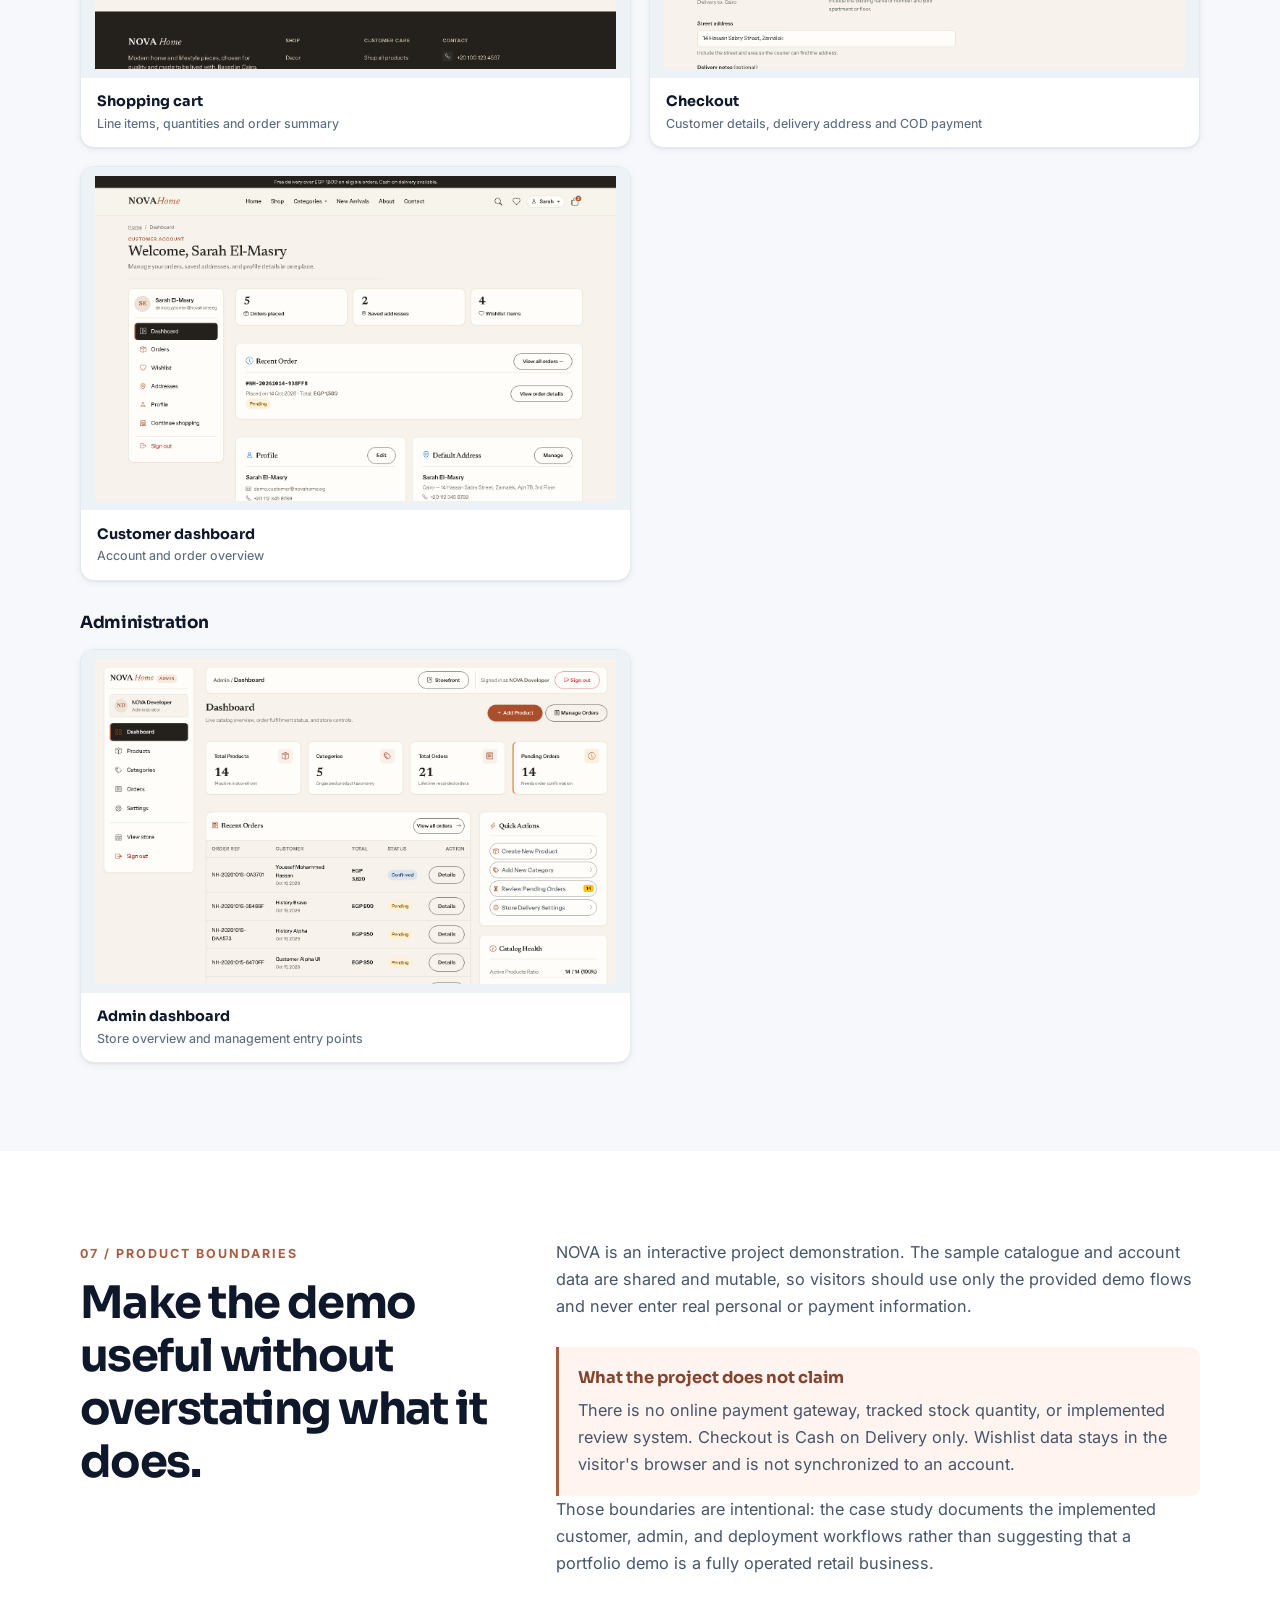
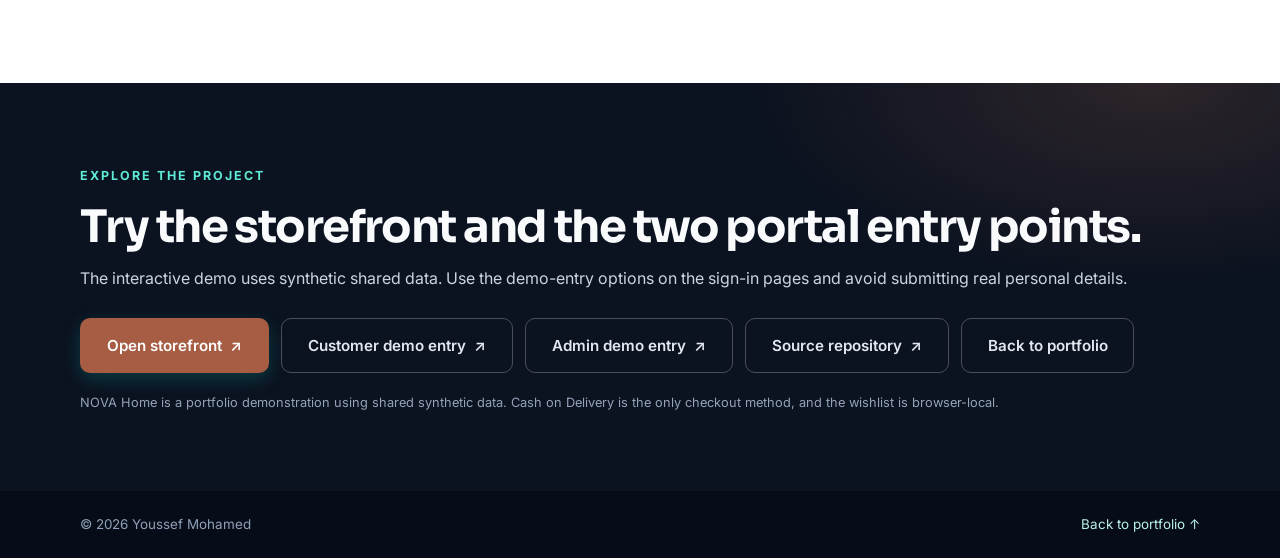
<file: nova-case-study.html>
<!DOCTYPE html>
<html lang="en">
<head>
  <meta charset="UTF-8">
  <meta name="viewport" content="width=device-width, initial-scale=1.0">
  <title>NOVA Home — Full-Stack E-Commerce Case Study | Youssef Mohamed</title>
  <meta name="description" content="A full-stack Egyptian-market furniture storefront built with PHP, MySQL, vanilla JavaScript, customer workflows, an admin portal, security controls, and automated deployment.">
  <meta name="author" content="Youssef Mohamed">
  <meta name="robots" content="index, follow">
  <meta name="theme-color" content="#0b1220">
  <link rel="canonical" href="https://youssefmohammed12.github.io/my-portfolio-website/nova-case-study.html">
  <meta property="og:type" content="article">
  <meta property="og:url" content="https://youssefmohammed12.github.io/my-portfolio-website/nova-case-study.html">
  <meta property="og:title" content="NOVA Home — Full-Stack E-Commerce Case Study">
  <meta property="og:description" content="From responsive product discovery to authenticated Cash on Delivery checkout and a secure admin portal — an end-to-end PHP/MySQL commerce project.">
  <meta property="og:image" content="https://youssefmohammed12.github.io/my-portfolio-website/assets/nova/homepage-desktop.png">
  <meta property="og:image:alt" content="NOVA Home desktop storefront homepage">
  <meta name="twitter:card" content="summary_large_image">
  <meta name="twitter:title" content="NOVA Home — Full-Stack E-Commerce Case Study">
  <meta name="twitter:description" content="A PHP and MySQL commerce project covering storefront, checkout, customer accounts, administration, security, QA, and deployment.">
  <meta name="twitter:image" content="https://youssefmohammed12.github.io/my-portfolio-website/assets/nova/homepage-desktop.png">
  <link rel="icon" type="image/svg+xml" href="assets/favicon.svg">
  <link rel="preconnect" href="https://fonts.googleapis.com">
  <link rel="preconnect" href="https://fonts.gstatic.com" crossorigin>
  <link href="https://fonts.googleapis.com/css2?family=Inter:wght@400;500;600;700&family=Sora:wght@600;700;800&display=swap" rel="stylesheet">
  <link rel="stylesheet" href="css/styles.css">
  <link rel="stylesheet" href="css/case-study.css">
  <link rel="stylesheet" href="css/nova-case-study.css">
</head>
<body class="case-study-page">
  <a class="skip-link" href="#main">Skip to content</a>
  <header class="case-header"><div class="case-container case-nav">
    <a href="index.html#home" class="logo" aria-label="Youssef Mohamed — home"><span class="logo-mark" aria-hidden="true">YM</span><span class="logo-text">Youssef <strong>Mohamed</strong></span></a>
    <div class="case-nav-actions"><a class="btn btn-ghost btn-sm" href="index.html#projects">Back to portfolio</a><a class="btn btn-primary btn-sm" href="https://nova-home.fast-page.org/" target="_blank" rel="noopener noreferrer">Open live NOVA demo <span aria-hidden="true">↗</span></a></div>
  </div></header>
  <main id="main">
    <section class="case-hero"><div class="case-container">
      <p class="eyebrow eyebrow-light">Project case study · 04</p><p class="case-overline">Full-stack engineering / Commerce platform</p><h1>NOVA Home<span>.</span></h1>
      <p class="case-hero-lead">A furniture and home-decor commerce experience for the Egyptian market — built from product discovery through customer accounts, Cash on Delivery checkout, administration, and production deployment.</p>
      <div class="case-hero-actions"><a class="btn btn-primary" href="https://nova-home.fast-page.org/" target="_blank" rel="noopener noreferrer">Explore the live storefront <span aria-hidden="true">↗</span></a><a class="btn btn-ghost btn-ghost-light" href="https://github.com/youssefmohammed12/Nova" target="_blank" rel="noopener noreferrer">View source repository <span aria-hidden="true">↗</span></a></div>
      <figure class="case-hero-shot"><img src="assets/nova/homepage-desktop.png" alt="NOVA Home desktop homepage showing the furniture and home-decor storefront" width="1440" height="900"><figcaption>Desktop storefront · latest curated homepage capture from the NOVA interface gallery</figcaption></figure>
    </div></section>
    <section class="case-facts" aria-label="Project summary"><div class="case-container case-facts-grid">
      <div><span>Project</span><strong>Full-stack commerce platform</strong></div><div><span>Backend</span><strong>PHP · PDO · MySQL</strong></div><div><span>Frontend</span><strong>HTML · CSS · JavaScript</strong></div><div><span>Deployment</span><strong>InfinityFree · GitHub Actions</strong></div>
    </div></section>
    <section class="case-section" id="overview"><div class="case-container case-two-col">
      <div class="case-section-intro"><p class="eyebrow">01 / The project</p><h2>Connect a product-led storefront to the workflows behind it.</h2></div>
      <div class="case-copy"><p>NOVA Home is a full-stack furniture and home-decor storefront designed around an Egyptian-market catalogue and Cash on Delivery fulfilment. Customers can discover products and manage their orders, while administrators maintain the catalogue, process orders, and configure store settings.</p>
        <p>The engineering challenge was to make the experience feel like one coherent product without treating the storefront, customer account, database, and administration tools as unrelated pages. Product information, cart state, delivery settings, and order handling need to stay consistent across the journey.</p>
        <div class="case-callout nova-callout"><strong>Project boundary</strong><span>NOVA Home is a portfolio demonstration, not a live commercial retailer. Its sample data is synthetic, shared, and mutable. The implementation supports Cash on Delivery only and does not include an online payment gateway.</span></div>
      </div>
    </div></section>
    <section class="case-section case-section-alt"><div class="case-container">
      <div class="case-section-heading"><p class="eyebrow">02 / Customer experience</p><h2>Make product discovery and checkout feel like one journey.</h2><p>The customer-facing work focuses on useful discovery, clear product information, and predictable shopping state.</p></div>
      <div class="case-feature-grid">
        <article class="case-feature"><span>01</span><h3>Discover the catalogue</h3><p>Search, category navigation, filtering, sorting, and consistent result matching help customers move from a broad product idea to relevant items.</p></article>
        <article class="case-feature"><span>02</span><h3>Inspect products</h3><p>Product details combine an image gallery, specifications, pricing, and delivery information. Quick View provides a faster route back to browsing.</p></article>
        <article class="case-feature"><span>03</span><h3>Keep shopping state</h3><p>The cart retains item quantities and recalculates displayed totals. The wishlist is deliberately browser-local and disclosed as device-specific.</p></article>
        <article class="case-feature"><span>04</span><h3>Place a COD order</h3><p>Checkout is available to authenticated customers. The server re-reads current product and delivery data, validates the request, and recalculates the order before saving.</p></article>
      </div>
    </div></section>
    <section class="case-section"><div class="case-container">
      <div class="case-section-heading"><p class="eyebrow">03 / Store administration</p><h2>Give the store owner a separate, focused workspace.</h2><p>The administrator portal handles routine catalogue and order operations separately from the customer storefront.</p></div>
      <div class="case-decision-grid">
        <article><h3>Store overview</h3><p>A dashboard brings store activity, orders, and operational shortcuts into one starting point.</p></article>
        <article><h3>Catalogue management</h3><p>Administrators can create and edit products, maintain categories, manage product visibility, and update product information.</p></article>
        <article><h3>Order workflow</h3><p>Orders can be reviewed and moved through the supported fulfilment statuses from the administration area.</p></article>
        <article><h3>Store settings</h3><p>Store identity and delivery settings are maintained from a dedicated settings surface.</p></article>
        <article><h3>Role separation</h3><p>Customer and administrator routes use separate session-backed access checks and distinct portal navigation.</p></article>
        <article><h3>Accessible forms</h3><p>Product repeaters and icon-only category actions include explicit accessible names and retain existing confirmation safeguards.</p></article>
      </div>
    </div></section>
    <section class="case-section case-section-alt" id="implementation"><div class="case-container">
      <div class="case-section-heading"><p class="eyebrow">04 / Implementation</p><h2>A browser-native frontend with a structured PHP backend.</h2><p>The frontend stays lightweight while server-side logic handles important commerce and access-control decisions.</p></div>
      <div class="case-decision-grid">
        <article><h3>PHP application layer</h3><p>Server-rendered customer and admin pages share reusable bootstrap, validation, session, and utility code. JSON endpoints serve storefront data requests.</p></article>
        <article><h3>Relational data</h3><p>PDO prepared statements connect PHP to MariaDB / MySQL. The server remains authoritative for product prices, delivery configuration, and order creation.</p></article>
        <article><h3>Semantic frontend</h3><p>Semantic HTML, custom CSS, and Vanilla JavaScript build the storefront and interaction layer. Bootstrap supplies selected UI utilities and Swiper supports sliders.</p></article>
        <article><h3>Security controls</h3><p>Session-backed access control, server-side input validation, CSRF tokens, prepared SQL, password hashing, and protected application directories support account and admin workflows.</p></article>
        <article><h3>Responsive design</h3><p>The interface covers desktop and mobile, including a responsive filter drawer, product-card hierarchy, and a mobile account-navigation grid.</p></article>
        <article><h3>Repeatable delivery</h3><p>GitHub Actions deploys selected runtime files to InfinityFree over explicit FTPS. The workflow includes a dry-run option and repository-level deployment gate.</p></article>
      </div>
    </div></section>
    <section class="case-section"><div class="case-container case-two-col">
      <div class="case-section-intro"><p class="eyebrow">05 / Refinement and QA</p><h2>Finish the small details that make the whole flow consistent.</h2></div>
      <div class="case-copy">
        <p>The final refinement pass went beyond the first implementation. I improved the mobile filter drawer, product and cart interactions, checkout guidance, customer navigation, and admin form labelling. Header autocomplete and full shop results now use consistent matching, including plural search terms such as “Lamps” and “Vases”.</p>
        <p>Accessibility work included clearer control names, keyboard and focus behavior, reduced-motion handling, visible form feedback, responsive touch targets, and semantic status messaging. These changes were paired with focused UI regression tests instead of relying on screenshots alone.</p>
        <p>The final project closeout recorded <strong>847 passing checks across 14 focused test suites</strong>, covering syntax, release-readiness, storefront interactions, product details, cart and checkout, wishlist, customer messaging, search, visual consistency, responsive states, and admin accessibility.</p>
        <p class="case-small-note">These are project-specific automated checks, not a formal accessibility certification or a published Lighthouse / Core Web Vitals score.</p>
      </div>
    </div></section>
    <section class="case-section case-section-alt"><div class="case-container">
      <div class="case-section-heading"><p class="eyebrow">06 / Interface gallery</p><h2>One project, from storefront to administration.</h2><p>Recent local captures from the completed NOVA interface, including desktop and mobile customer experiences and the administrator portal.</p></div>
      <h3 class="gallery-subheading">Storefront and product discovery</h3>
      <div class="case-gallery case-gallery-landscape" data-gallery="nova-storefront">
        <figure class="g-item"><img src="assets/nova/homepage-desktop.png" alt="NOVA Home desktop homepage and furniture storefront" width="1440" height="900" loading="lazy" decoding="async"><figcaption><strong>Desktop homepage</strong><span>Storefront introduction and product-led layout</span></figcaption></figure>
        <figure class="g-item"><img src="assets/nova/homepage-mobile.png" alt="NOVA Home mobile homepage at a 390 pixel viewport" width="390" height="844" loading="lazy" decoding="async"><figcaption><strong>Mobile homepage</strong><span>Responsive storefront at phone width</span></figcaption></figure>
        <figure class="g-item"><img src="assets/nova/shop-desktop.png" alt="NOVA Home catalogue with category filters, sorting and product cards" width="1440" height="900" loading="lazy" decoding="async"><figcaption><strong>Shop catalogue</strong><span>Product discovery, filters and sorting</span></figcaption></figure>
        <figure class="g-item"><img src="assets/nova/product-detail.png" alt="NOVA Home product details with gallery, price, specifications and delivery information" width="1440" height="900" loading="lazy" decoding="async"><figcaption><strong>Product details</strong><span>Product imagery, information and shopping actions</span></figcaption></figure>
      </div>
      <h3 class="gallery-subheading">Shopping and account</h3>
      <div class="case-gallery case-gallery-landscape" data-gallery="nova-customer-workflows">
        <figure class="g-item"><img src="assets/nova/cart.png" alt="NOVA Home cart and order summary" width="1440" height="900" loading="lazy" decoding="async"><figcaption><strong>Shopping cart</strong><span>Line items, quantities and order summary</span></figcaption></figure>
        <figure class="g-item"><img src="assets/nova/checkout.png" alt="NOVA Home Cash on Delivery checkout form and order summary" width="1440" height="900" loading="lazy" decoding="async"><figcaption><strong>Checkout</strong><span>Customer details, delivery address and COD payment</span></figcaption></figure>
        <figure class="g-item"><img src="assets/nova/customer-dashboard.png" alt="NOVA Home customer dashboard showing account and order information" width="1440" height="900" loading="lazy" decoding="async"><figcaption><strong>Customer dashboard</strong><span>Account and order overview</span></figcaption></figure>
      </div>
      <h3 class="gallery-subheading">Administration</h3>
      <div class="case-gallery case-gallery-landscape" data-gallery="nova-administration">
        <figure class="g-item"><img src="assets/nova/admin-dashboard.png" alt="NOVA Home administrator dashboard with store metrics and management shortcuts" width="1440" height="900" loading="lazy" decoding="async"><figcaption><strong>Admin dashboard</strong><span>Store overview and management entry points</span></figcaption></figure>
      </div>
    </div></section>
    <section class="case-section"><div class="case-container case-two-col">
      <div class="case-section-intro"><p class="eyebrow">07 / Product boundaries</p><h2>Make the demo useful without overstating what it does.</h2></div>
      <div class="case-copy"><p>NOVA is an interactive project demonstration. The sample catalogue and account data are shared and mutable, so visitors should use only the provided demo flows and never enter real personal or payment information.</p>
        <div class="case-callout nova-callout"><strong>What the project does not claim</strong><span>There is no online payment gateway, tracked stock quantity, or implemented review system. Checkout is Cash on Delivery only. Wishlist data stays in the visitor's browser and is not synchronized to an account.</span></div>
        <p>Those boundaries are intentional: the case study documents the implemented customer, admin, and deployment workflows rather than suggesting that a portfolio demo is a fully operated retail business.</p>
      </div>
    </div></section>
    <section class="case-outro"><div class="case-container">
      <p class="eyebrow eyebrow-light">Explore the project</p><h2>Try the storefront and the two portal entry points.</h2><p>The interactive demo uses synthetic shared data. Use the demo-entry options on the sign-in pages and avoid submitting real personal details.</p>
      <div class="case-hero-actions">
        <a class="btn btn-primary" href="https://nova-home.fast-page.org/" target="_blank" rel="noopener noreferrer">Open storefront <span aria-hidden="true">↗</span></a>
        <a class="btn btn-ghost btn-ghost-light" href="https://nova-home.fast-page.org/account/login.php" target="_blank" rel="noopener noreferrer">Customer demo entry <span aria-hidden="true">↗</span></a>
        <a class="btn btn-ghost btn-ghost-light" href="https://nova-home.fast-page.org/admin/login.php" target="_blank" rel="noopener noreferrer">Admin demo entry <span aria-hidden="true">↗</span></a>
        <a class="btn btn-ghost btn-ghost-light" href="https://github.com/youssefmohammed12/Nova" target="_blank" rel="noopener noreferrer">Source repository <span aria-hidden="true">↗</span></a>
        <a class="btn btn-ghost btn-ghost-light" href="index.html#projects">Back to portfolio</a>
      </div>
      <p class="case-private-note">NOVA Home is a portfolio demonstration using shared synthetic data. Cash on Delivery is the only checkout method, and the wishlist is browser-local.</p>
    </div></section>
  </main>
  <footer class="case-footer"><div class="case-container"><span>© 2026 Youssef Mohamed</span><a href="index.html#home">Back to portfolio ↑</a></div></footer>
  <script src="js/gallery.js?v=20261104-gallery-system" defer></script>
</body>
</html>
</file>
<file: css/styles.css>
/* ============================================================
   Youssef Mohamed — Portfolio
   Design system + layout
   ============================================================ */
:root {
  --navy: #0b1220;
  --navy-2: #101a2e;
  --navy-3: #16233c;
  --bg: #f6f8fb;
  --surface: #ffffff;
  --ink: #0f172a;
  --muted: #5b6b7f;
  --line: #e4eaf1;
  --accent: #0d9488;
  --accent-dark: #0f766e;
  --accent-soft: #e4f5f2;
  --coral: #f8624c;
  --coral-dark: #e14e38;
  --coral-soft: #ffe9e5;
  --sky: #0284c7;
  --healthbridge-accent: #17645f;
  --healthbridge-dark: #102b2b;
  --healthbridge-soft: #e9efe7;
  --flowly-accent: #b83d31;
  --flowly-dark: #a83229;
  --flowly-soft: #fff0ed;
  --flowly-vivid: #ff6b5a;
  --radius: 14px;
  --radius-sm: 10px;
  --shadow-sm: 0 1px 2px rgba(15, 23, 42, .05), 0 2px 8px rgba(15, 23, 42, .05);
  --shadow-md: 0 6px 24px rgba(15, 23, 42, .09);
  --shadow-lg: 0 20px 60px rgba(15, 23, 42, .16);
  --font-head: "Sora", "Inter", system-ui, sans-serif;
  --font-body: "Inter", system-ui, -apple-system, sans-serif;
  --header-h: 72px;
}

*, *::before, *::after { box-sizing: border-box; }

html { scroll-behavior: smooth; }

/* A restrained custom cursor for mouse and trackpad users. Native cursors are
   retained for controls that need the familiar text-selection or link affordance. */
@media (pointer: fine) {
  html, body {
    cursor: url("data:image/svg+xml,%3Csvg xmlns='http://www.w3.org/2000/svg' width='32' height='32' viewBox='0 0 32 32'%3E%3Cpath d='M7 4.5 24.8 16 15 18.8 11.5 27.5Z' fill='%230d9488' stroke='%23ffffff' stroke-width='2.2' stroke-linejoin='round'/%3E%3C/svg%3E") 7 5, auto;
  }

  a, button, [role="button"], input[type="submit"], input[type="button"], label[for], select {
    cursor: pointer;
  }

  input, textarea { cursor: text; }
}

body {
  margin: 0;
  font-family: var(--font-body);
  font-size: 16px;
  line-height: 1.65;
  color: var(--ink);
  background: var(--bg);
  -webkit-font-smoothing: antialiased;
}

img { max-width: 100%; display: block; }

h1, h2, h3, h4 {
  font-family: var(--font-head);
  line-height: 1.18;
  margin: 0 0 .5em;
  color: var(--ink);
  letter-spacing: -.015em;
}

p { margin: 0 0 1em; }
ul, ol { margin: 0; padding: 0; list-style: none; }
a { color: var(--accent); text-decoration: none; }
button { font-family: inherit; }

:focus-visible {
  outline: 2.5px solid var(--accent);
  outline-offset: 3px;
  border-radius: 4px;
}

.container {
  width: min(1140px, 100% - 2.5rem);
  margin-inline: auto;
}

.section { padding: 96px 0; }
.section-alt { background: var(--surface); }

section[id] { scroll-margin-top: calc(var(--header-h) + 8px); }

.skip-link {
  position: absolute;
  left: 1rem;
  top: -100px;
  z-index: 200;
  background: var(--navy);
  color: #fff;
  padding: .7rem 1.1rem;
  border-radius: var(--radius-sm);
  transition: top .2s ease;
}
.skip-link:focus { top: 1rem; color: #fff; }

/* ---------- eyebrow / headings ---------- */
.eyebrow {
  display: inline-block;
  font-size: .78rem;
  font-weight: 700;
  letter-spacing: .16em;
  text-transform: uppercase;
  color: var(--accent);
  margin-bottom: .9rem;
}
.eyebrow-light { color: #5eead4; }

.section-head { max-width: 720px; margin-bottom: 3.2rem; }
.section-head h2 { font-size: clamp(1.7rem, 3.4vw, 2.5rem); }
.section-sub { color: var(--muted); font-size: 1.06rem; margin: 0; }

/* ---------- buttons ---------- */
.btn {
  display: inline-flex;
  align-items: center;
  justify-content: center;
  gap: .55rem;
  font-weight: 600;
  font-size: .95rem;
  padding: .85rem 1.6rem;
  border-radius: var(--radius-sm);
  border: 1.5px solid transparent;
  cursor: pointer;
  transition: transform .18s ease, box-shadow .18s ease, background .18s ease, border-color .18s ease, color .18s ease;
  white-space: nowrap;
}
.btn:hover { transform: translateY(-2px); }
.btn:active { transform: translateY(0); }

.btn-primary {
  background: var(--accent);
  color: #fff;
  box-shadow: 0 6px 18px rgba(13, 148, 136, .32);
}
.btn-primary:hover { background: var(--accent-dark); color: #fff; }

.btn-flowly { background: var(--flowly-accent); box-shadow: 0 6px 18px rgba(184, 61, 49, .28); }
.btn-flowly:hover { background: var(--flowly-dark); color: #fff; }
.btn-healthbridge { background: var(--healthbridge-accent); box-shadow: 0 6px 18px rgba(23, 100, 95, .30); }
.btn-healthbridge:hover { background: var(--healthbridge-dark); color: #fff; }
.btn-nova { background: #a94f2c; box-shadow: 0 6px 18px rgba(169, 79, 44, .28); }
.btn-nova:hover { background: #8a3e20; }

.btn-ghost {
  background: transparent;
  color: var(--ink);
  border-color: var(--line);
}
.btn-ghost:hover { border-color: var(--accent); color: var(--accent); }

.btn-ghost-light { color: #e2e8f0; border-color: rgba(255, 255, 255, .25); }
.btn-ghost-light:hover { border-color: #5eead4; color: #5eead4; }

.btn-sm { padding: .6rem 1.15rem; font-size: .88rem; }
.btn-block { width: 100%; }

.icon-btn {
  display: inline-flex;
  align-items: center;
  justify-content: center;
  width: 38px;
  height: 38px;
  border-radius: 10px;
  color: var(--muted);
  border: 1px solid transparent;
  transition: color .18s ease, background .18s ease, border-color .18s ease;
}
.icon-btn:hover { color: var(--accent); background: var(--accent-soft); }

.badge {
  display: inline-flex;
  align-items: center;
  gap: .4rem;
  font-size: .78rem;
  font-weight: 600;
  padding: .35rem .8rem;
  border-radius: 999px;
  background: #eef2f7;
  color: var(--muted);
  border: 1px solid var(--line);
}
.badge-accent { background: var(--accent-soft); color: var(--accent-dark); border-color: #bfe8e1; }

/* ============================================================
   HEADER / NAV
   ============================================================ */
.site-header {
  position: sticky;
  top: 0;
  z-index: 100;
  background: rgba(255, 255, 255, .92);
  backdrop-filter: blur(12px);
  -webkit-backdrop-filter: blur(12px);
  border-bottom: 1px solid transparent;
  transition: border-color .25s ease, box-shadow .25s ease;
}
.site-header.scrolled { border-bottom-color: var(--line); box-shadow: var(--shadow-sm); }

.nav-wrap {
  display: flex;
  align-items: center;
  gap: 1.5rem;
  height: var(--header-h);
}

.logo {
  display: inline-flex;
  align-items: center;
  gap: .65rem;
  color: var(--ink);
  margin-right: auto;
}
.logo-mark {
  display: inline-flex;
  align-items: center;
  justify-content: center;
  width: 40px;
  height: 40px;
  border-radius: 11px;
  background: var(--navy);
  color: #5eead4;
  font-family: var(--font-head);
  font-weight: 800;
  font-size: .92rem;
  letter-spacing: .02em;
}
.logo-text { font-family: var(--font-head); font-weight: 600; font-size: 1.02rem; letter-spacing: -.01em; }
.logo-text strong { color: var(--accent); font-weight: 800; margin-left: .28rem; }

.nav-list { display: flex; gap: .35rem; }
.nav-link {
  display: block;
  padding: .5rem .85rem;
  border-radius: 9px;
  color: var(--muted);
  font-weight: 500;
  font-size: .93rem;
  transition: color .18s ease, background .18s ease;
}
.nav-link:hover { color: var(--ink); background: #eef2f7; }
.nav-link.active { color: var(--accent-dark); background: var(--accent-soft); }

.nav-actions { display: flex; align-items: center; gap: .5rem; }

.nav-toggle {
  display: none;
  flex-direction: column;
  justify-content: center;
  gap: 5px;
  width: 42px;
  height: 42px;
  padding: 0 10px;
  background: none;
  border: 1px solid var(--line);
  border-radius: 10px;
  cursor: pointer;
}
.nav-toggle-bar {
  display: block;
  height: 2px;
  width: 100%;
  background: var(--ink);
  border-radius: 2px;
  transition: transform .22s ease, opacity .22s ease;
}
.nav-toggle[aria-expanded="true"] .nav-toggle-bar:nth-child(1) { transform: translateY(7px) rotate(45deg); }
.nav-toggle[aria-expanded="true"] .nav-toggle-bar:nth-child(2) { opacity: 0; }
.nav-toggle[aria-expanded="true"] .nav-toggle-bar:nth-child(3) { transform: translateY(-7px) rotate(-45deg); }

.mobile-menu {
  border-top: 1px solid var(--line);
  background: #fff;
  padding: 1rem 1.25rem 1.5rem;
  box-shadow: var(--shadow-md);
}
.mobile-nav-list { display: grid; gap: .15rem; margin-bottom: 1.1rem; }
.mobile-nav-link {
  display: block;
  padding: .8rem 1rem;
  border-radius: 10px;
  color: var(--ink);
  font-weight: 600;
  font-size: 1.02rem;
}
.mobile-nav-link:hover { background: var(--accent-soft); color: var(--accent-dark); }
.mobile-menu-footer { display: grid; gap: 1rem; }
.mobile-socials { display: flex; gap: .6rem; justify-content: center; }

/* ============================================================
   HERO
   ============================================================ */
.hero {
  position: relative;
  background:
    radial-gradient(900px 480px at 85% -10%, rgba(13, 148, 136, .18), transparent 60%),
    radial-gradient(700px 420px at -10% 110%, rgba(2, 132, 199, .14), transparent 60%),
    var(--navy);
  color: #e2e8f0;
  overflow: hidden;
}
.hero::before {
  content: "";
  position: absolute;
  inset: 0;
  background-image:
    linear-gradient(rgba(148, 163, 184, .06) 1px, transparent 1px),
    linear-gradient(90deg, rgba(148, 163, 184, .06) 1px, transparent 1px);
  background-size: 46px 46px;
  mask-image: radial-gradient(ellipse 90% 80% at 50% 30%, #000 40%, transparent 100%);
}
.hero-grid {
  position: relative;
  display: grid;
  grid-template-columns: 1.02fr .98fr;
  gap: 3.5rem;
  align-items: center;
  padding: 88px 0 96px;
}
.hero h1 {
  color: #f8fafc;
  font-size: clamp(2.1rem, 4.6vw, 3.35rem);
  font-weight: 800;
  margin-bottom: 1.15rem;
}
.accent-text { color: #2dd4bf; }
.hero-lead {
  font-size: 1.1rem;
  color: #b6c2d4;
  max-width: 34rem;
  margin-bottom: 2rem;
}
.hero-actions { display: flex; flex-wrap: wrap; gap: .9rem; margin-bottom: 2.1rem; }
.hero-meta { display: flex; flex-wrap: wrap; gap: 1.4rem; }
.hero-meta-item {
  display: inline-flex;
  align-items: center;
  gap: .5rem;
  font-size: .88rem;
  color: #8fa1b8;
}
.hero-meta-item svg { color: #2dd4bf; }

.hero-visual { position: relative; padding: 1rem 0 2.5rem; }
.hero-frame {
  margin: 0;
  border-radius: 16px;
  overflow: hidden;
  border: 1px solid rgba(255, 255, 255, .14);
  box-shadow: 0 30px 80px rgba(2, 6, 23, .55), 0 0 0 6px rgba(255, 255, 255, .04);
  transform: rotate(1.2deg);
  transition: transform .35s ease;
}
.hero-frame:hover { transform: rotate(0deg) scale(1.01); }
.hero-frame img { width: 100%; height: auto; }

.hero-id-card {
  position: absolute;
  left: -1.4rem;
  bottom: 0;
  display: flex;
  align-items: center;
  gap: .85rem;
  background: #fff;
  color: var(--ink);
  padding: .8rem 1.15rem .8rem .8rem;
  border-radius: 14px;
  box-shadow: var(--shadow-lg);
}
.hero-id-card img { width: 52px; height: 52px; border-radius: 12px; object-fit: cover; }
.hero-id-name { font-family: var(--font-head); font-weight: 700; font-size: .95rem; margin: 0; line-height: 1.3; }
.hero-id-role { font-size: .8rem; color: var(--muted); margin: 0; }

.hero-chip {
  position: absolute;
  top: -1.1rem;
  right: -.6rem;
  display: flex;
  align-items: center;
  gap: .7rem;
  background: #fff;
  padding: .55rem .9rem .55rem .55rem;
  border-radius: 12px;
  box-shadow: var(--shadow-lg);
  color: var(--ink);
  transform: rotate(-1.6deg);
  transition: transform .25s ease;
}
.hero-chip:hover { transform: rotate(0deg) translateY(-3px); }
.hero-chip img { width: 66px; height: 42px; object-fit: cover; border-radius: 8px; }
.hero-chip strong { display: block; font-size: .82rem; line-height: 1.25; }
.hero-chip small { color: var(--muted); font-size: .72rem; }

/* ============================================================
   ABOUT
   ============================================================ */
.about-grid {
  display: grid;
  grid-template-columns: 340px 1fr;
  gap: 3.5rem;
  align-items: start;
}
.about-photo { position: relative; }
.about-photo-frame {
  border-radius: 18px;
  overflow: hidden;
  box-shadow: var(--shadow-lg);
  border: 1px solid var(--line);
}
.about-photo-frame img { width: 100%; height: auto; }
.about-photo-badges {
  position: absolute;
  left: 50%;
  bottom: -1rem;
  transform: translateX(-50%);
  display: flex;
  gap: .5rem;
  white-space: nowrap;
}
.about-photo-badges .badge { background: #fff; box-shadow: var(--shadow-md); }

.about-lead { font-size: 1.18rem; font-weight: 500; color: var(--ink); }
.about-text > p { color: var(--muted); }

.about-points { display: grid; gap: 1.1rem; margin: 1.6rem 0; }
.about-point {
  display: flex;
  gap: 1rem;
  background: var(--surface);
  border: 1px solid var(--line);
  border-radius: var(--radius);
  padding: 1.15rem 1.3rem;
  box-shadow: var(--shadow-sm);
  transition: transform .2s ease, box-shadow .2s ease;
}
.about-point:hover { transform: translateY(-3px); box-shadow: var(--shadow-md); }
.about-point-num {
  font-family: var(--font-head);
  font-weight: 800;
  font-size: 1.05rem;
  color: var(--accent);
  padding-top: .1rem;
}
.about-point-title { font-weight: 700; margin-bottom: .25rem; }
.about-point-tag { color: var(--muted); font-weight: 500; font-size: .88rem; }
.about-point p:last-child { color: var(--muted); font-size: .94rem; margin: 0; }

.about-edu {
  display: flex;
  align-items: flex-start;
  flex-wrap: wrap;
  gap: .6rem;
  color: var(--muted);
  font-size: .96rem;
  margin: 0;
}
.about-edu svg { flex: 0 0 auto; margin-top: .2rem; color: var(--accent); }
.about-edu > span { min-width: 0; flex: 1 1 180px; }
.about-edu strong { color: var(--ink); }

/* ============================================================
   SKILLS
   ============================================================ */
.skills-grid {
  display: grid;
  grid-template-columns: repeat(3, 1fr);
  gap: 1.4rem;
}
.skill-card {
  background: var(--bg);
  border: 1px solid var(--line);
  border-radius: var(--radius);
  padding: 1.7rem 1.6rem;
  transition: transform .2s ease, box-shadow .2s ease, border-color .2s ease;
}
.skill-card:hover { transform: translateY(-4px); box-shadow: var(--shadow-md); border-color: #c8e8e2; }
.skill-icon {
  display: inline-flex;
  align-items: center;
  justify-content: center;
  width: 46px;
  height: 46px;
  border-radius: 12px;
  background: var(--navy);
  color: #5eead4;
  margin-bottom: 1.05rem;
}
.skill-card h3 { font-size: 1.12rem; margin-bottom: .9rem; }
.tag-list { display: flex; flex-wrap: wrap; gap: .45rem; }
.tag-list li {
  font-size: .8rem;
  font-weight: 500;
  padding: .32rem .7rem;
  border-radius: 999px;
  background: #fff;
  border: 1px solid var(--line);
  color: #3d4c61;
}
.skill-note { font-size: .85rem; color: var(--muted); margin: .9rem 0 0; }

/* ============================================================
   PROJECTS — comparison
   ============================================================ */
.compare-grid {
  display: grid;
  grid-template-columns: repeat(2, minmax(0, 1fr));
  gap: 1.4rem;
  margin-bottom: 4.5rem;
}
.compare-card {
  background: var(--surface);
  border: 1px solid var(--line);
  border-radius: var(--radius);
  padding: 1.8rem 1.9rem;
  box-shadow: var(--shadow-sm);
  position: relative;
  overflow: hidden;
  transition: transform .2s ease, box-shadow .2s ease;
}
.compare-card:hover { transform: translateY(-4px); box-shadow: var(--shadow-md); }
.compare-card::before {
  content: "";
  position: absolute;
  inset: 0 auto 0 0;
  width: 4px;
}
.compare-launchboard::before { background: var(--accent); }
.compare-hb::before { background: var(--healthbridge-accent); }
.compare-fl::before { background: var(--flowly-accent); }
.compare-nova::before { background: #a94f2c; }
.compare-head { display: flex; align-items: baseline; gap: .8rem; margin-bottom: .35rem; }
.compare-num {
  font-family: var(--font-head);
  font-weight: 800;
  font-size: .95rem;
  color: var(--muted);
}
.compare-name { font-family: var(--font-head); font-weight: 800; font-size: 1.35rem; margin: 0; color: var(--ink); }
.compare-focus { font-weight: 600; color: var(--accent-dark); margin-bottom: 1rem; }
.compare-launchboard .compare-focus { color: var(--accent-dark); }
.compare-hb .compare-focus { color: var(--healthbridge-dark); }
.compare-fl .compare-focus { color: var(--flowly-dark); }
.compare-nova .compare-focus { color: #8a3e20; }
.compare-list { display: grid; grid-template-columns: 1fr 1fr; gap: .45rem .9rem; }
.compare-list li {
  position: relative;
  padding-left: 1.1rem;
  font-size: .9rem;
  color: var(--muted);
}
.compare-list li::before {
  content: "";
  position: absolute;
  left: 0;
  top: .52em;
  width: 6px;
  height: 6px;
  border-radius: 50%;
}
.compare-launchboard .compare-list li::before { background: var(--accent); }
.compare-hb .compare-list li::before { background: var(--healthbridge-accent); }
.compare-fl .compare-list li::before { background: var(--flowly-accent); }
.compare-nova .compare-list li::before { background: #a94f2c; }

/* ============================================================
   PROJECTS — case studies
   ============================================================ */
.project {
  background: var(--surface);
  border: 1px solid var(--line);
  border-radius: 20px;
  padding: clamp(1.6rem, 4vw, 3rem);
  margin-bottom: 3rem;
  box-shadow: var(--shadow-md);
}
.project:last-child { margin-bottom: 0; }

.project-head {
  display: flex;
  align-items: flex-start;
  justify-content: space-between;
  gap: 1.5rem;
  flex-wrap: wrap;
  margin-bottom: 1.1rem;
}
.project-eyebrow {
  font-size: .76rem;
  font-weight: 700;
  letter-spacing: .16em;
  text-transform: uppercase;
  color: var(--muted);
  margin-bottom: .4rem;
}
.project-title { font-size: clamp(1.6rem, 3vw, 2.2rem); margin-bottom: .3rem; }
.project-cat {
  display: inline-block;
  font-size: .82rem;
  font-weight: 600;
  color: var(--accent-dark);
  background: var(--accent-soft);
  padding: .32rem .85rem;
  border-radius: 999px;
  margin: 0;
}
#project-healthbridge .project-cat { color: var(--healthbridge-dark); background: var(--healthbridge-soft); }
#project-flowly .project-cat { color: var(--flowly-dark); background: var(--flowly-soft); }
#project-nova-home .project-cat { color: #8a3e20; background: #f5e4dc; }
.project-links {
  display: flex;
  align-items: center;
  gap: .65rem;
  flex-wrap: wrap;
}
.project-links .btn {
  min-width: 9rem;
  min-height: 2.65rem;
  padding: .6rem 1.05rem;
  justify-content: center;
}
.project-links .btn svg { flex: 0 0 auto; }
#project-healthbridge .project-links .btn-ghost:hover { border-color: var(--healthbridge-accent); color: var(--healthbridge-accent); }
#project-flowly .project-links .btn-ghost:hover { border-color: var(--flowly-accent); color: var(--flowly-accent); }
#project-nova-home .project-links .btn-ghost:hover { border-color: #a94f2c; color: #8a3e20; }

.project-desc { font-size: 1.08rem; color: #33415a; max-width: 56rem; }

.tech-row { display: flex; flex-wrap: wrap; gap: .5rem; margin: 1.3rem 0 2rem; }
.tech-row li {
  font-size: .8rem;
  font-weight: 600;
  font-family: var(--font-head);
  letter-spacing: .01em;
  padding: .38rem .8rem;
  border-radius: 8px;
  background: var(--navy);
  color: #b8f0e6;
}
#project-healthbridge .tech-row li { background: #102b2b; color: #edf3ee; }
#project-flowly .tech-row li { background: #4a1f24; color: #ffe0dc; }
#project-nova-home .tech-row li { background: #3b3028; color: #f6ddcf; }

.feature-cols {
  display: grid;
  grid-template-columns: repeat(3, 1fr);
  gap: 1.2rem;
  margin-bottom: 1.2rem;
}
.feature-cols-2 { grid-template-columns: repeat(2, 1fr); }
.feature-col {
  background: var(--bg);
  border: 1px solid var(--line);
  border-radius: var(--radius);
  padding: 1.4rem 1.5rem;
}
.feature-col h4 {
  display: flex;
  align-items: center;
  gap: .55rem;
  font-size: 1rem;
  margin-bottom: .85rem;
}
.feature-dot { width: 10px; height: 10px; border-radius: 50%; flex-shrink: 0; }
.feature-dot-teal { background: var(--accent); }
.feature-dot-blue { background: var(--sky); }
.feature-dot-navy { background: var(--navy-3); }
.feature-dot-coral { background: var(--coral); }
.feature-dot-nova { background: #a94f2c; }
#project-healthbridge .feature-dot-teal { background: var(--healthbridge-accent); }
#project-healthbridge .feature-dot-blue { background: #b89563; }
#project-healthbridge .feature-dot-navy { background: #102b2b; }
#project-flowly .feature-dot-coral { background: var(--flowly-accent); }
.feature-col ul { display: grid; gap: .42rem; }
.feature-col li {
  position: relative;
  padding-left: 1.15rem;
  font-size: .9rem;
  color: var(--muted);
}
.feature-col li::before {
  content: "";
  position: absolute;
  left: 0;
  top: .58em;
  width: 6px;
  height: 6px;
  border-radius: 2px;
  background: var(--accent);
  opacity: .55;
}
#project-healthbridge .feature-col li::before { background: var(--healthbridge-accent); opacity: .7; }

.highlight-grid {
  display: grid;
  grid-template-columns: repeat(2, 1fr);
  gap: 1.2rem;
  margin: 1.2rem 0 2.4rem;
}
.highlight-card {
  border: 1px solid var(--line);
  border-left: 4px solid var(--accent);
  border-radius: var(--radius);
  padding: 1.35rem 1.5rem;
  background: #fbfdfd;
}
.highlight-card h4 { font-size: .98rem; margin-bottom: .7rem; }
.highlight-card ul { display: grid; gap: .4rem; }
.highlight-card li {
  position: relative;
  padding-left: 1.2rem;
  font-size: .89rem;
  color: var(--muted);
}
.highlight-card li::before {
  content: "→";
  position: absolute;
  left: 0;
  color: var(--accent);
  font-size: .82rem;
}
#project-healthbridge .highlight-card { border-left-color: var(--healthbridge-accent); background: #f8f7f1; }
#project-healthbridge .highlight-card li::before { color: var(--healthbridge-accent); }

/* ---------- architecture ---------- */
.arch {
  background: var(--navy);
  border-radius: var(--radius);
  padding: 2rem 1.6rem 2.3rem;
  margin-bottom: 2.6rem;
}
.arch-title {
  text-align: center;
  font-family: var(--font-head);
  font-weight: 700;
  color: #f1f5f9;
  font-size: .95rem;
  letter-spacing: .12em;
  text-transform: uppercase;
  margin-bottom: 1.6rem;
}
.arch-flow {
  display: flex;
  flex-direction: column;
  align-items: center;
  gap: .55rem;
}
.arch-node {
  width: min(460px, 100%);
  text-align: center;
  background: var(--navy-2);
  border: 1px solid rgba(94, 234, 212, .22);
  border-radius: 11px;
  padding: .75rem 1.2rem;
}
.arch-node-label { display: block; font-weight: 600; font-size: .94rem; color: #e2e8f0; }
.arch-node-sub { display: block; font-size: .78rem; color: #7dd3c8; margin-top: .15rem; }
.arch-node:last-child { border-color: rgba(94, 234, 212, .55); background: #0e2a26; }
.arch-arrow { color: #2dd4bf; font-size: 1.15rem; line-height: 1; }
#project-healthbridge .arch-node { border-color: rgba(23, 100, 95, .35); }
#project-healthbridge .arch-node-sub { color: #d9bf96; }
#project-healthbridge .arch-node:last-child { border-color: rgba(184, 149, 99, .65); background: #102b2b; }
#project-healthbridge .arch-arrow { color: #b89563; }

/* ---------- shared screenshot galleries ---------- */
.gallery-wrap { margin-top: .5rem; }
.gallery-title {
  font-family: var(--font-head);
  font-weight: 700;
  font-size: 1.02rem;
  color: var(--ink);
  margin-bottom: 1.1rem;
}
.gallery-title span { color: var(--muted); font-weight: 500; font-size: .88rem; }

.gallery,
.case-gallery {
  display: grid;
  grid-template-columns: repeat(3, minmax(0, 1fr));
  gap: 1.1rem;
  align-items: stretch;
}
/* Center incomplete final rows without leaving orphaned columns. */
.gallery:not(.gallery-two) > .g-item:nth-last-child(2):nth-child(3n + 1) { grid-column: 2; }
.gallery:not(.gallery-two) > .g-item:last-child:nth-child(3n + 2) { grid-column: 3; }
.gallery:not(.gallery-two) > .g-item:last-child:nth-child(3n + 1) { grid-column: 2; }
.gallery-two { grid-template-columns: repeat(2, minmax(0, 1fr)); }
.gallery-two > .g-item { grid-column: auto; }
.gallery-portrait .g-item img {
  aspect-ratio: 4 / 5;
  object-fit: contain;
  background: #eef2f7;
}
.g-item {
  display: flex;
  flex-direction: column;
  min-width: 0;
  margin: 0;
  overflow: hidden;
  border: 1px solid var(--line);
  border-radius: 14px;
  background: #fff;
  box-shadow: var(--shadow-sm);
  cursor: zoom-in;
  transition: transform .22s ease, box-shadow .22s ease, border-color .22s ease;
}
.g-item:hover {
  transform: translateY(-3px);
  border-color: #c8d8e2;
  box-shadow: var(--shadow-md);
}
.g-item:focus-visible {
  outline: 3px solid var(--accent);
  outline-offset: 4px;
}
#project-healthbridge .g-item:focus-visible { outline-color: var(--healthbridge-accent); }
#project-flowly .g-item:focus-visible { outline-color: var(--flowly-accent); }
#project-nova-home .g-item:focus-visible { outline-color: #a94f2c; }
#project-healthbridge .g-item:hover { border-color: #b89563; }
#project-flowly .g-item:hover { border-color: #e7b6b0; }
#project-nova-home .g-item:hover { border-color: #dec0b0; }
.g-item img {
  display: block;
  width: 100%;
  height: auto;
  aspect-ratio: 16 / 10;
  padding: .55rem;
  object-fit: contain;
  object-position: center;
  background: #edf2f7;
}
.g-item figcaption {
  display: grid;
  gap: .2rem;
  min-height: 66px;
  align-content: center;
  padding: .85rem 1rem .95rem;
  color: var(--ink);
  font-size: .84rem;
  font-weight: 650;
  line-height: 1.4;
}
.g-item figcaption strong {
  font-family: var(--font-head);
  font-size: .9rem;
}
.g-item figcaption span {
  color: var(--muted);
  font-size: .78rem;
  font-weight: 450;
}

/* Tall product or mobile captures get their own showcase row instead of
   stretching a regular screenshot tile or leaving empty masonry cells. */
.gallery-feature {
  margin-top: 1.15rem;
}
.g-item-featured {
  display: grid;
  grid-template-columns: minmax(190px, .55fr) minmax(0, 1fr);
  align-items: center;
  gap: clamp(1.2rem, 4vw, 3rem);
  padding: 1rem;
  background: #fff;
}
.g-item-featured img {
  width: 100%;
  height: 500px;
  aspect-ratio: auto;
  padding: .75rem;
  border-radius: 10px;
  background: #101a2e;
  object-fit: contain;
}
.g-item-featured figcaption {
  min-height: 0;
  padding: 1.5rem;
  align-content: center;
  font-size: 1rem;
}
.g-item-featured figcaption strong { font-size: 1.1rem; }
.g-item-featured figcaption span { font-size: .9rem; line-height: 1.65; }

/* Portrait screenshots stay in a coordinated portrait gallery. */
.case-gallery-portrait .g-item img {
  aspect-ratio: 4 / 5;
  object-fit: contain;
  background: #eef2f7;
}


.project-note {
  margin: 1.6rem 0 0;
  padding: .95rem 1.2rem;
  border-radius: var(--radius-sm);
  background: #f1f5f9;
  border: 1px dashed #cbd5e1;
  color: var(--muted);
  font-size: .88rem;
}

/* ============================================================
   CERTIFICATES
   ============================================================ */
.certificates-grid {
  display: grid;
  grid-template-columns: repeat(3, minmax(0, 1fr));
  gap: 1.4rem;
}
.certificate-card {
  display: flex;
  flex-direction: column;
  background: var(--surface);
  border: 1px solid var(--line);
  border-radius: var(--radius);
  overflow: hidden;
  box-shadow: var(--shadow-sm);
  transition: transform .2s ease, box-shadow .2s ease, border-color .2s ease;
}
.certificate-card:hover { transform: translateY(-4px); box-shadow: var(--shadow-md); border-color: #c7dedb; }
.certificate-card-nti { border-top: 4px solid var(--coral); }
.certificate-card-data { border-top: 4px solid var(--sky); }
.certificate-card-data .certificate-kicker { color: var(--sky); }
.certificate-card-google { border-top: 4px solid var(--accent); }
.certificate-preview {
  display: block;
  aspect-ratio: 1.294 / 1;
  padding: 1rem;
  background: #eef3f6;
  border-bottom: 1px solid var(--line);
}
.certificate-preview img {
  width: 100%;
  height: 100%;
  object-fit: contain;
  border-radius: 7px;
  box-shadow: 0 4px 14px rgba(15, 23, 42, .12);
}
.certificate-body {
  display: flex;
  flex: 1;
  flex-direction: column;
  align-items: flex-start;
  padding: 1.45rem 1.5rem 1.55rem;
}
.certificate-heading { margin-bottom: .35rem; }
.certificate-heading h3 { font-size: 1.25rem; margin: 0; }
.certificate-kicker {
  margin: 0 0 .35rem;
  color: var(--accent-dark);
  font-size: .76rem;
  font-weight: 700;
  letter-spacing: .1em;
  text-transform: uppercase;
}
.certificate-card-nti .certificate-kicker { color: var(--coral-dark); }
.certificate-detail { color: var(--muted); font-size: .93rem; margin: 0; }
.certificate-meta, .certificate-actions {
  display: flex;
  align-items: center;
  flex-wrap: wrap;
  gap: .65rem;
  margin-top: 1.1rem;
}
.certificate-meta { color: var(--muted); font-size: .9rem; }
.certificate-score { background: var(--coral-soft); border-color: #ffc8be; color: var(--coral-dark); }
.certificate-hours { margin-top: .75rem; font-size: .84rem; }
.certificate-actions {
  display: flex;
  align-items: center;
  flex-wrap: wrap;
  gap: .65rem;
  margin: auto 0 0;
  padding-top: 1.25rem;
}

/* ============================================================
   SERVICES
   ============================================================ */
.services-grid {
  display: grid;
  grid-template-columns: repeat(2, 1fr);
  gap: 1.4rem;
}
.service-card {
  background: var(--bg);
  border: 1px solid var(--line);
  border-radius: var(--radius);
  padding: 1.9rem 1.9rem;
  transition: transform .2s ease, box-shadow .2s ease, border-color .2s ease;
}
.service-card:hover { transform: translateY(-4px); box-shadow: var(--shadow-md); border-color: #c8e8e2; }
.service-icon {
  display: inline-flex;
  align-items: center;
  justify-content: center;
  width: 50px;
  height: 50px;
  border-radius: 13px;
  background: var(--accent-soft);
  color: var(--accent-dark);
  margin-bottom: 1.15rem;
}
.service-card h3 { font-size: 1.14rem; margin-bottom: .55rem; }
.service-card p { color: var(--muted); font-size: .95rem; margin: 0; }
.service-card .service-price { margin-top: 1rem; color: var(--accent-dark); font-weight: 700; font-size: .92rem; }
.services-cta { display: flex; align-items: center; justify-content: space-between; gap: 1.2rem; flex-wrap: wrap; margin-top: 1.5rem; padding: 1.2rem 1.4rem; border: 1px solid var(--line); border-radius: var(--radius); background: var(--surface); }
.services-cta p { flex: 1 1 18rem; margin: 0; color: var(--muted); }
.contact-availability { margin: -1.1rem 0 1.6rem; color: #b6c2d4; font-size: .9rem; line-height: 1.65; }
.form-optional { color: var(--muted); font-size: .82em; font-weight: 400; }
.form-fallback { margin: .85rem 0 0; color: var(--muted); font-size: .88rem; text-align: center; }
.form-fallback a { color: var(--accent-dark); font-weight: 700; text-decoration: underline; text-underline-offset: 2px; }

/* ============================================================
   PROCESS
   ============================================================ */
.process-grid {
  display: grid;
  grid-template-columns: repeat(3, 1fr);
  gap: 1.4rem;
  counter-reset: step;
}
.process-step {
  position: relative;
  background: var(--surface);
  border: 1px solid var(--line);
  border-radius: var(--radius);
  padding: 1.7rem 1.6rem 1.5rem;
  box-shadow: var(--shadow-sm);
  transition: transform .2s ease, box-shadow .2s ease;
}
.process-step:hover { transform: translateY(-4px); box-shadow: var(--shadow-md); }
.process-num {
  display: inline-block;
  font-family: var(--font-head);
  font-weight: 800;
  font-size: .95rem;
  color: var(--accent);
  background: var(--accent-soft);
  border-radius: 9px;
  padding: .28rem .65rem;
  margin-bottom: 1rem;
}
.process-step h3 { font-size: 1.08rem; margin-bottom: .4rem; }
.process-step p { color: var(--muted); font-size: .92rem; margin: 0; }

/* ============================================================
   EDUCATION
   ============================================================ */
.edu-card {
  display: flex;
  align-items: center;
  gap: 1.6rem;
  background: var(--bg);
  border: 1px solid var(--line);
  border-radius: var(--radius);
  padding: 2rem 2.1rem;
  max-width: 760px;
}
.edu-icon {
  display: inline-flex;
  align-items: center;
  justify-content: center;
  width: 62px;
  height: 62px;
  border-radius: 15px;
  background: var(--navy);
  color: #5eead4;
  flex-shrink: 0;
}
.edu-body h3 { font-size: 1.22rem; margin-bottom: .25rem; }
.edu-degree { color: var(--muted); margin-bottom: .9rem; }
.edu-badges { display: flex; gap: .55rem; flex-wrap: wrap; }

/* ============================================================
   CONTACT
   ============================================================ */
.contact-section {
  background:
    radial-gradient(800px 420px at 90% 0%, rgba(13, 148, 136, .16), transparent 60%),
    var(--navy);
  color: #e2e8f0;
}
.contact-grid {
  display: grid;
  grid-template-columns: 1fr 1.05fr;
  gap: 3.5rem;
  align-items: start;
}
.contact-info h2 { color: #f8fafc; font-size: clamp(1.8rem, 3.4vw, 2.5rem); }
.contact-lead { color: #b6c2d4; font-size: 1.06rem; margin-bottom: 2.1rem; }

.contact-methods { display: grid; gap: .8rem; }
.contact-methods a {
  display: flex;
  align-items: center;
  gap: 1rem;
  background: var(--navy-2);
  border: 1px solid rgba(255, 255, 255, .09);
  border-radius: 12px;
  padding: .95rem 1.15rem;
  color: #e2e8f0;
  transition: border-color .2s ease, transform .2s ease, background .2s ease;
}
.contact-methods a:hover { border-color: rgba(94, 234, 212, .5); transform: translateX(4px); background: var(--navy-3); }
.contact-method-icon {
  display: inline-flex;
  align-items: center;
  justify-content: center;
  width: 42px;
  height: 42px;
  border-radius: 11px;
  background: rgba(45, 212, 191, .12);
  color: #2dd4bf;
  flex-shrink: 0;
}
.contact-methods small { display: block; font-size: .74rem; color: #8fa1b8; text-transform: uppercase; letter-spacing: .1em; }
.contact-methods span span { word-break: break-all; }

.contact-form-wrap {
  background: #fff;
  border-radius: 18px;
  padding: 1.9rem 1.9rem 1.5rem;
  box-shadow: var(--shadow-lg);
  color: var(--ink);
}
.form-row { display: grid; grid-template-columns: 1fr 1fr; gap: 1rem; }
.form-field { margin-bottom: 1rem; }
.form-field label {
  display: block;
  font-size: .84rem;
  font-weight: 600;
  margin-bottom: .4rem;
  color: #33415a;
}
.form-field input,
.form-field textarea {
  width: 100%;
  font: inherit;
  font-size: .94rem;
  color: var(--ink);
  background: #f8fafc;
  border: 1.5px solid var(--line);
  border-radius: var(--radius-sm);
  padding: .75rem .95rem;
  transition: border-color .18s ease, box-shadow .18s ease;
}
.form-field textarea { resize: vertical; min-height: 110px; }
.form-field input:focus,
.form-field textarea:focus {
  outline: none;
  border-color: var(--accent);
  box-shadow: 0 0 0 3px rgba(13, 148, 136, .15);
}
.form-status { font-size: .9rem; font-weight: 600; margin: .9rem 0 0; min-height: 1.2em; }
.form-status.pending { color: #475569; }
.form-status.ok { color: var(--accent-dark); }
.form-status.err { color: var(--coral-dark); }
.contact-form button:disabled { opacity: .72; cursor: wait; }
.form-note { font-size: .8rem; color: var(--muted); margin: .7rem 0 0; }

/* ============================================================
   FOOTER
   ============================================================ */
.site-footer {
  background: #070d18;
  color: #8fa1b8;
  padding: 3.5rem 0 0;
}
.footer-grid {
  display: grid;
  grid-template-columns: 1.4fr 1fr 1fr;
  gap: 2.5rem;
  padding-bottom: 2.5rem;
}
.logo-footer { margin-bottom: 1rem; }
.logo-footer .logo-text { color: #e2e8f0; }
.footer-brand p { font-size: .92rem; max-width: 22rem; margin: 0; }
.footer-nav ul { display: grid; gap: .55rem; }
.footer-nav a { color: #8fa1b8; font-size: .93rem; transition: color .18s ease; }
.footer-nav a:hover { color: #2dd4bf; }
.footer-contact { display: grid; gap: 1rem; align-content: start; justify-items: start; }
.footer-contact > a { color: #cbd5e1; font-size: .93rem; word-break: break-all; }
.footer-contact > a:hover { color: #2dd4bf; }
.footer-socials { display: flex; gap: .55rem; }
.footer-socials .icon-btn { color: #8fa1b8; border-color: rgba(255, 255, 255, .12); }
.footer-socials .icon-btn:hover { color: #2dd4bf; background: rgba(45, 212, 191, .08); }
.footer-bottom {
  border-top: 1px solid rgba(255, 255, 255, .07);
  padding-top: 1.4rem;
  padding-bottom: 1.6rem;
}
.footer-bottom p { margin: 0; font-size: .85rem; }

/* ============================================================
   LIGHTBOX
   ============================================================ */
.lightbox {
  position: fixed;
  inset: 0;
  z-index: 300;
  background: rgba(4, 8, 16, .93);
  backdrop-filter: blur(6px);
  display: flex;
  align-items: center;
  justify-content: center;
  padding: 3.2rem 4rem;
}
.lightbox[hidden] { display: none; }
.lb-figure {
  margin: 0;
  max-width: min(1100px, 100%);
  max-height: 100%;
  display: flex;
  flex-direction: column;
  align-items: center;
  gap: .8rem;
}
.lb-figure img {
  max-width: 100%;
  max-height: calc(100vh - 9.5rem);
  object-fit: contain;
  border-radius: 10px;
  box-shadow: 0 30px 90px rgba(0, 0, 0, .6);
  background: #fff;
}
.lb-figure figcaption { color: #cbd5e1; font-size: .92rem; font-weight: 500; }
.lb-close, .lb-prev, .lb-next {
  position: absolute;
  display: inline-flex;
  align-items: center;
  justify-content: center;
  width: 46px;
  height: 46px;
  padding: 0;
  border-radius: 50%;
  border: 1px solid rgba(255, 255, 255, .2);
  background: rgba(255, 255, 255, .07);
  color: #fff;
  font: 500 2rem/1 var(--font-body);
  cursor: pointer;
  transition: background .18s ease, transform .18s ease;
  z-index: 2;
}
.lb-close:focus-visible, .lb-prev:focus-visible, .lb-next:focus-visible {
  outline: 3px solid #5eead4;
  outline-offset: 3px;
}
.lb-close:disabled, .lb-prev:disabled, .lb-next:disabled {
  opacity: .4;
  cursor: default;
}
.lb-close:hover, .lb-prev:hover, .lb-next:hover { background: rgba(45, 212, 191, .25); }
.lb-close { top: 1.2rem; right: 1.2rem; }
.lb-prev { left: 1.1rem; top: 50%; transform: translateY(-50%); }
.lb-next { right: 1.1rem; top: 50%; transform: translateY(-50%); }

/* ---------- back to top ---------- */
.back-top {
  position: fixed;
  right: 1.4rem;
  bottom: 1.4rem;
  z-index: 90;
  width: 46px;
  height: 46px;
  border-radius: 50%;
  border: none;
  background: var(--navy);
  color: #5eead4;
  cursor: pointer;
  box-shadow: var(--shadow-lg);
  opacity: 0;
  pointer-events: none;
  transform: translateY(12px);
  transition: opacity .25s ease, transform .25s ease, background .2s ease;
}
.back-top.show { opacity: 1; pointer-events: auto; transform: translateY(0); }
.back-top:hover { background: var(--navy-3); }

/* ============================================================
   REVEAL ANIMATIONS
   ============================================================ */
.reveal {
  opacity: 1;
  transform: translateY(12px);
  transition: transform .35s ease;
}
.reveal.visible { opacity: 1; transform: none; }

@media (prefers-reduced-motion: reduce) {
  html { scroll-behavior: auto; }
  *, *::before, *::after {
    animation-duration: .01ms !important;
    animation-iteration-count: 1 !important;
    transition-duration: .01ms !important;
  }
  .reveal { opacity: 1; transform: none; }
}

/* ============================================================
   RESPONSIVE
   ============================================================ */
@media (max-width: 1024px) {
  .certificates-grid { grid-template-columns: repeat(2, minmax(0, 1fr)); }
  .hero-grid { gap: 2.4rem; padding: 64px 0 80px; }
  .skills-grid { grid-template-columns: repeat(2, 1fr); }
  .process-grid { grid-template-columns: repeat(2, 1fr); }
  .compare-grid { grid-template-columns: repeat(2, 1fr); }
  .feature-cols { grid-template-columns: 1fr 1fr; }
  .footer-grid { grid-template-columns: 1fr 1fr; }
}

/* The full navigation needs more room than a narrow tablet provides. Keep the
   desktop content layout, but switch the header to its compact menu earlier. */
@media (max-width: 1159px) {
  .main-nav, .nav-actions .icon-btn, .nav-cta { display: none; }
  .nav-toggle { display: flex; }
}

@media (max-width: 900px) {
  .hero-grid { grid-template-columns: 1fr; }
  .hero-visual { max-width: 560px; margin-inline: auto; width: 100%; }
  .hero-id-card { left: 0; }
  .hero-chip { right: 0; }
  .about-grid { grid-template-columns: 1fr; gap: 2.6rem; }
  .about-photo { max-width: 340px; }
  .compare-grid { grid-template-columns: 1fr; }
  .highlight-grid { grid-template-columns: 1fr; }
  .contact-grid { grid-template-columns: 1fr; gap: 2.6rem; }
  .about-grid > *,
  .contact-grid > * { min-width: 0; width: 100%; }
  .about-photo { width: 100%; max-width: 340px; }
  .about-text { min-width: 0; }
  .about-point > div:last-child { min-width: 0; }
  .contact-methods a { width: 100%; min-width: 0; }
  .contact-methods a > span:last-child { min-width: 0; overflow-wrap: anywhere; }
  .gallery, .case-gallery { grid-template-columns: repeat(2, minmax(0, 1fr)); }
  .gallery > .g-item:nth-last-child(2):nth-child(3n + 1),
  .gallery > .g-item:last-child:nth-child(3n + 2),
  .gallery > .g-item:last-child:nth-child(3n + 1) { grid-column: auto; }
  .gallery > .g-item:last-child:nth-child(2n + 1) {
    grid-column: 1 / -1;
    width: calc((100% - 1.1rem) / 2);
    justify-self: center;
  }
}

@media (max-width: 640px) {
  .section { padding: 68px 0; }
  .skills-grid, .services-grid, .process-grid, .certificates-grid,
  .feature-cols, .feature-cols-2, .form-row { grid-template-columns: 1fr; }
  .gallery, .case-gallery { grid-template-columns: 1fr; }
  .gallery > .g-item:last-child:nth-child(2n + 1) {
    grid-column: auto;
    width: auto;
    justify-self: stretch;
  }
  .g-item-featured { grid-template-columns: 1fr; gap: .5rem; }
  .g-item-featured img { height: 460px; }
  .g-item-featured figcaption { padding: 1rem .5rem .65rem; }
  .project-head { flex-direction: column; }
  .compare-list { grid-template-columns: 1fr; }
  .edu-card { flex-direction: column; align-items: flex-start; gap: 1.1rem; }
  .hero-actions .btn { flex: 1 1 auto; }
  .hero-id-card { padding: .65rem .9rem .65rem .65rem; }
  .hero-id-card img { width: 44px; height: 44px; }
  .hero-chip { top: -0.9rem; }
  .lightbox { padding: 3.4rem .8rem; }
  .lb-prev { left: .4rem; }
  .lb-next { right: .4rem; }
  .lb-prev, .lb-next { width: 40px; height: 40px; }
  .g-item-featured img { height: 420px; }
  .footer-grid { grid-template-columns: 1fr; gap: 2rem; }
}


/* Medium tablets: use the available width for About and project overview cards. */
@media (min-width: 641px) and (max-width: 900px) {
  .about-grid { grid-template-columns: minmax(220px, .8fr) minmax(0, 1.2fr); gap: 2rem; }
  .about-photo { max-width: 280px; }
  .compare-grid { grid-template-columns: repeat(2, minmax(0, 1fr)); }
}


/* Small phones: keep the hero visual in normal flow and protect content controls. */
@media (max-width: 480px) {
  .hero-visual { display: flex; flex-direction: column; gap: .75rem; padding: 0 0 1rem; }
  .hero-frame, .hero-frame:hover { transform: none; }
  .hero-id-card, .hero-chip { position: static; inset: auto; width: 100%; max-width: none; transform: none; }
  .hero-id-card:hover, .hero-chip:hover { transform: none; }
  .hero-chip { justify-content: flex-start; }
  .back-top { display: none; }
  .lb-prev { left: 8px; }
  .lb-next { right: 8px; }
  .lb-prev, .lb-next { width: 44px; height: 44px; }
  .lightbox { padding: 3.4rem 3.4rem 2rem; }
}

/* ---------- Project motion polish — all projects, each in its own accent
   (transform/opacity only; off for reduced motion) ---------- */
.project .g-item { overflow: hidden; }
@media (prefers-reduced-motion: no-preference) {
  .project .g-item { transition: transform .35s ease, box-shadow .35s ease, border-color .35s ease; }
  .project .g-item img { transition: transform .5s ease; }
  .project .g-item:hover { transform: translateY(-4px); box-shadow: 0 16px 34px rgba(15, 23, 42, .16); }
  .project .g-item:hover img { transform: scale(1.03); }
  .project .feature-col,
  .project .highlight-card { transition: transform .3s ease, box-shadow .3s ease, border-color .3s ease; }
  .project .feature-col:hover,
  .project .highlight-card:hover { transform: translateY(-3px); box-shadow: 0 12px 26px rgba(15, 23, 42, .10); }
  #project-launchboard .feature-col:hover, #project-launchboard .highlight-card:hover { border-color: #5eead4; }
  #project-healthbridge .feature-col:hover, #project-healthbridge .highlight-card:hover { border-color: rgba(184, 149, 99, .55); }
  #project-flowly .feature-col:hover, #project-flowly .highlight-card:hover { border-color: #e7b6b0; }
  #project-nova-home .feature-col:hover, #project-nova-home .highlight-card:hover { border-color: #dec0b0; }
  .project .tech-row li { transition: background-color .25s ease, transform .25s ease; }
  .project .tech-row li:hover { transform: translateY(-2px); }
  #project-launchboard .tech-row li:hover { background: var(--accent); }
  #project-healthbridge .tech-row li:hover { background: var(--healthbridge-accent); }
  #project-flowly .tech-row li:hover { background: var(--flowly-accent); }
  #project-nova-home .tech-row li:hover { background: #a94f2c; }
  .project .project-links .btn-primary { position: relative; overflow: hidden; transition: transform .25s ease, background-color .25s ease, box-shadow .25s ease; }
  .project .project-links .btn-primary::after {
    content: ""; position: absolute; inset: 0; pointer-events: none;
    background: linear-gradient(115deg, transparent 30%, rgba(255, 255, 255, .35) 50%, transparent 70%);
    transform: translateX(-120%); transition: transform .6s ease;
  }
  .project .project-links .btn-primary:hover { transform: translateY(-2px); }
  .project .project-links .btn-primary:hover::after { transform: translateX(120%); }
  #project-healthbridge .arch-arrow { animation: hb-flow 2.4s ease-in-out infinite; }
  #project-healthbridge .arch-flow .arch-arrow:nth-child(4) { animation-delay: .3s; }
  #project-healthbridge .arch-flow .arch-arrow:nth-child(6) { animation-delay: .6s; }
  #project-healthbridge .arch-flow .arch-arrow:nth-child(8) { animation-delay: .9s; }
  @keyframes hb-flow {
    0%, 100% { transform: translateY(0); opacity: .55; }
    50% { transform: translateY(3px); opacity: 1; }
  }
}
</file>
<file: css/case-study.css>
/* Launchboard case study — uses the main portfolio design tokens. */
.case-study-page { background: #fff; color: var(--ink); }
.case-container { width: min(1120px, 100% - 2.5rem); margin-inline: auto; }
.case-header { position: sticky; top: 0; z-index: 100; background: rgba(255,255,255,.94); backdrop-filter: blur(12px); border-bottom: 1px solid var(--line); }
.case-nav { min-height: 72px; display: flex; align-items: center; justify-content: space-between; gap: 1rem; }
.case-nav-actions { display: flex; align-items: center; flex-wrap: wrap; gap: .6rem; }
.case-hero { padding: 78px 0 0; background: radial-gradient(900px 420px at 85% 0%, rgba(13,148,136,.2), transparent 62%), var(--navy); color: #e2e8f0; }
.case-hero .eyebrow { margin-bottom: .8rem; }
.case-overline { margin: 0 0 .7rem; color: #94a3b8; text-transform: uppercase; letter-spacing: .15em; font-size: .76rem; font-weight: 700; }
.case-hero h1 { color: #f8fafc; font-size: clamp(3.2rem, 8vw, 6.4rem); line-height: 1; letter-spacing: -.06em; margin: 0 0 1.2rem; }
.case-hero h1 span { color: #5eead4; }
.case-hero-lead { max-width: 760px; color: #cbd5e1; font-size: clamp(1.08rem, 2vw, 1.3rem); line-height: 1.7; margin: 0; }
.case-hero-actions { display: flex; flex-wrap: wrap; gap: .75rem; margin-top: 1.7rem; }
.case-hero-shot { margin: 3.2rem 0 0; padding: .65rem .65rem 0; background: rgba(255,255,255,.09); border: 1px solid rgba(255,255,255,.13); border-bottom: 0; border-radius: 16px 16px 0 0; overflow: hidden; }
.case-hero-shot img { width: 100%; max-height: 610px; object-fit: cover; object-position: top; border-radius: 10px 10px 0 0; box-shadow: 0 24px 70px rgba(0,0,0,.22); }
.case-hero-shot figcaption { padding: .7rem .25rem .45rem; color: #a9b7c8; font-size: .78rem; }
.case-facts { background: #f8fafc; border-bottom: 1px solid var(--line); }
.case-facts-grid { display: grid; grid-template-columns: repeat(4, minmax(0,1fr)); gap: 1rem; padding-block: 1.45rem; }
.case-facts-grid div { display: grid; gap: .2rem; }
.case-facts-grid span { color: var(--muted); font-size: .74rem; font-weight: 700; text-transform: uppercase; letter-spacing: .1em; }
.case-facts-grid strong { font-family: var(--font-head); font-size: .95rem; color: var(--ink); }
.case-section { padding: 88px 0; }
.case-section-alt { background: #f6f8fb; }
.case-two-col { display: grid; grid-template-columns: .78fr 1.22fr; gap: 4rem; align-items: start; }
.case-section-intro h2, .case-section-heading h2, .case-outro h2 { font-size: clamp(1.8rem, 3.6vw, 2.8rem); letter-spacing: -.035em; }
.case-section-intro .eyebrow, .case-section-heading .eyebrow { margin-bottom: .75rem; }
.case-copy { color: #475569; font-size: 1.02rem; }
.case-copy p { margin: 0 0 1.15rem; }
.case-copy strong { color: var(--ink); }
.case-callout { display: grid; gap: .35rem; margin-top: 1.7rem; padding: 1.1rem 1.2rem; border-left: 3px solid var(--accent); border-radius: 0 10px 10px 0; background: #eaf6f3; }
.case-callout strong { color: var(--accent-dark); font-family: var(--font-head); }
.case-callout span { color: #475569; }
.case-section-heading { max-width: 760px; margin-bottom: 2.5rem; }
.case-section-heading > p:last-child { color: var(--muted); font-size: 1.02rem; margin: .8rem 0 0; }
.case-feature-grid { display: grid; grid-template-columns: repeat(4, minmax(0,1fr)); gap: 1rem; }
.case-feature { min-height: 210px; padding: 1.35rem; border: 1px solid var(--line); border-radius: 14px; background: #fff; box-shadow: var(--shadow-sm); }
.case-feature > span { color: var(--accent); font-family: var(--font-head); font-size: .82rem; font-weight: 800; }
.case-feature h3 { font-size: 1.05rem; margin: 1rem 0 .55rem; }
.case-feature p, .case-decision-grid p { color: var(--muted); font-size: .9rem; margin: 0; }
.case-modes { display: grid; grid-template-columns: 1fr 1fr; gap: 1rem; }
.case-mode { padding: 1.5rem; border: 1px solid var(--line); border-radius: 16px; background: #fff; }
.case-mode-local { border-top: 4px solid var(--sky); }
.case-mode-api { border-top: 4px solid var(--accent); }
.case-mode-label { display: inline-flex; padding: .3rem .65rem; border-radius: 999px; background: #eef2f7; color: #475569; font-size: .7rem; font-weight: 800; letter-spacing: .08em; text-transform: uppercase; }
.case-mode h3 { font-size: 1.2rem; margin: .8rem 0 1rem; }
.case-flow { display: grid; justify-items: center; gap: .45rem; margin: 1.25rem 0; }
.case-flow-node { width: 100%; padding: .8rem 1rem; text-align: center; background: #f8fafc; border: 1px solid #dbe4ed; border-radius: 10px; display: grid; gap: .15rem; }
.case-flow-node strong { font-family: var(--font-head); font-size: .9rem; }
.case-flow-node small { color: var(--muted); font-size: .76rem; }
.case-flow-arrow { color: var(--accent); font-weight: 800; line-height: 1; }
.case-mode > p { color: var(--muted); font-size: .9rem; margin: 0; }
.case-architecture-note { margin: 1.5rem auto 0; max-width: 900px; }
.case-architecture-note p { margin: 0; }
.case-decision-grid { display: grid; grid-template-columns: repeat(3, minmax(0,1fr)); gap: 1rem; }
.case-decision-grid article { padding: 1.4rem; border: 1px solid var(--line); border-radius: 14px; background: #fff; }
.case-decision-grid h3 { font-size: 1rem; margin-bottom: .55rem; }
/* Case-study galleries use the same image frames as the main portfolio. */
.case-gallery {
  display: grid;
  grid-template-columns: repeat(3, minmax(0, 1fr));
  gap: 1.1rem;
  align-items: stretch;
}
.case-gallery-landscape { grid-template-columns: repeat(2, minmax(0, 1fr)); }
.case-gallery-interface { grid-template-columns: repeat(3, minmax(0, 1fr)); }
.gallery-subheading {
  margin: 2rem 0 1rem;
  color: var(--ink);
  font-family: var(--font-head);
  font-size: 1.05rem;
  letter-spacing: -.02em;
}
.gallery-subheading:first-child { margin-top: 0; }
.case-gallery .g-item { min-width: 0; }
.case-gallery-portrait .g-item img {
  aspect-ratio: 4 / 5;
  object-fit: contain;
  background: #eef2f7;
}
.case-detail-showcase { margin-top: 1.25rem; }
.case-mobile-showcase { margin-top: 1.25rem; }
.case-mobile-showcase .g-item-featured img { height: 560px; }

@media (max-width: 900px) {
  .case-gallery,
  .case-gallery-landscape,
  .case-gallery-interface { grid-template-columns: repeat(2, minmax(0, 1fr)); }
}
@media (max-width: 640px) {
  .case-gallery,
  .case-gallery-landscape,
  .case-gallery-interface { grid-template-columns: 1fr; }
  .case-mobile-showcase .g-item-featured img { height: 460px; }
}
.case-small-note { font-size: .86rem; color: var(--muted); border-top: 1px solid var(--line); padding-top: 1rem; }
.case-outro { padding: 78px 0; background: radial-gradient(650px 320px at 90% 0%, rgba(13,148,136,.17), transparent 62%), var(--navy); color: #cbd5e1; }
.case-outro h2 { color: #f8fafc; margin-bottom: .7rem; }
.case-outro > .case-container > p:not(.eyebrow):not(.case-private-note) { margin: 0; }
.case-private-note { margin: 1.2rem 0 0; color: #94a3b8; font-size: .8rem; }
.case-footer { background: #070d18; color: #8fa1b8; padding: 1.4rem 0; }
.case-footer .case-container { display: flex; justify-content: space-between; gap: 1rem; font-size: .84rem; }
.case-footer a { color: #b8f0e6; }
@media (max-width: 900px) {
  .case-section { padding: 70px 0; }
  .case-two-col { grid-template-columns: 1fr; gap: 1.4rem; }
  .case-feature-grid { grid-template-columns: repeat(2, minmax(0,1fr)); }
  .case-decision-grid { grid-template-columns: repeat(2, minmax(0,1fr)); }
}
@media (max-width: 380px) {
  .case-container { width: min(100% - 2rem, 1120px); }
  .case-nav { gap: .45rem; }
  .case-nav .logo { min-width: 0; gap: .4rem; }
  .case-nav .logo-mark { width: 32px; height: 32px; flex: 0 0 32px; }
  .case-nav .logo-text { font-size: .78rem; }
  .case-nav .logo-text strong { margin-left: .15rem; }
  .case-nav-actions { min-width: 0; flex: 0 1 auto; gap: .35rem; }
  .case-nav-actions .btn {
    max-width: 108px;
    padding: .42rem .5rem;
    font-size: .68rem;
    line-height: 1.15;
    white-space: normal;
    text-align: center;
  }
}
@media (max-width: 640px) {
  .case-container { width: min(100% - 2rem, 1120px); }
  .case-nav { min-height: 64px; }
  .case-nav-actions .btn-ghost { display: none; }
  .case-nav-actions .btn { padding: .55rem .8rem; font-size: .78rem; }
  .case-hero { padding-top: 58px; }
  .case-hero-shot { margin-top: 2.2rem; padding: .4rem .4rem 0; }
  .case-facts-grid { grid-template-columns: repeat(2, minmax(0,1fr)); row-gap: 1rem; }
  .case-section { padding: 60px 0; }
  .case-feature-grid, .case-modes, .case-decision-grid, .case-gallery { grid-template-columns: 1fr; }
  .case-feature { min-height: 0; }
  .case-footer .case-container { flex-direction: column; }
}
@media (prefers-reduced-motion: reduce) {
  .case-gallery img { transition: none; }
}

/* Keep the compact case-study header inside the narrowest phones. */
@media (max-width: 380px) {
  .case-hero h1 { font-size: clamp(2.6rem, 12vw, 3.2rem); }
  .case-nav { gap: .45rem; }
  .case-nav .logo { min-width: 0; gap: .4rem; }
  .case-nav .logo-mark { width: 32px; height: 32px; flex: 0 0 32px; }
  .case-nav .logo-text { font-size: .78rem; }
  .case-nav .logo-text strong { margin-left: .15rem; }
  .case-nav-actions { min-width: 0; flex: 0 1 auto; gap: .35rem; }
  .case-nav-actions .btn {
    max-width: 108px;
    padding: .42rem .5rem;
    font-size: .68rem;
    line-height: 1.15;
    white-space: normal;
    text-align: center;
  }
}

/* Motion polish — all case studies, in each page's own accent
   (transform/opacity only; off for reduced motion). */
.case-gallery .g-item { overflow: hidden; }
@media (prefers-reduced-motion: no-preference) {
  .case-feature, .case-decision-grid article { transition: transform .3s ease, box-shadow .3s ease, border-color .3s ease; }
  .case-feature:hover, .case-decision-grid article:hover { transform: translateY(-3px); box-shadow: 0 12px 26px rgba(15, 23, 42, .10); border-color: var(--accent); }
  .case-gallery .g-item { transition: transform .35s ease, box-shadow .35s ease, border-color .35s ease; }
  .case-gallery .g-item img { transition: transform .5s ease; }
  .case-gallery .g-item:hover { transform: translateY(-4px); box-shadow: 0 16px 34px rgba(15, 23, 42, .16); border-color: var(--accent); }
  .case-gallery .g-item:hover img { transform: scale(1.03); }
}
</file>
<file: css/flowly-case-study.css>
/* Match Flowly's published brick-red identity while keeping accessible contrast. */
body.case-study-page {
  --accent: #b83d31;
  --accent-dark: #a83229;
  --accent-soft: #fff0ed;
}

body.case-study-page .case-hero {
  background: radial-gradient(900px 420px at 85% 0%, rgba(184, 61, 49, .2), transparent 62%), var(--navy);
}
body.case-study-page .case-hero h1 span { color: #ff6b5a; }
body.case-study-page .case-callout { background: #fff0ed; border-left-color: var(--accent); }
body.case-study-page .case-callout strong { color: var(--accent-dark); }
body.case-study-page .case-outro {
  background: radial-gradient(650px 320px at 90% 0%, rgba(184, 61, 49, .17), transparent 62%), var(--navy);
}
body.case-study-page .case-footer a { color: #ffd7d2; }

/* Flowly-specific refinements for the shared screenshot system. */
.case-mobile-showcase .g-item-featured img {
  width: min(100%, 260px);
  justify-self: center;
  background: #101a2e;
}

@media (max-width: 640px) {
  .case-mobile-showcase .g-item-featured img {
    width: min(100%, 240px);
  }
}
</file>
<file: css/healthbridge-case-study.css>
/* HealthBridge case-study accents echo the platform's deep green, teal and brass identity. */
body.case-study-page { --accent: #17645f; --accent-dark: #102b2b; }
.healthbridge-callout { background: #f3f1e7; border-left-color: #b89563; }
.healthbridge-callout strong { color: #76552f; }
.case-hero { background: radial-gradient(900px 420px at 85% 0%, rgba(184, 149, 99, .20), transparent 62%), var(--navy); }
.case-hero h1 span { color: #d9bf96; }
.case-outro {
  background: radial-gradient(650px 320px at 90% 0%, rgba(184, 149, 99, .18), transparent 62%), var(--navy);
}
@media (max-width: 640px) {
  .case-hero-actions .btn { width: 100%; justify-content: center; }
}

/* Motion extras — the generic case-study polish lives in case-study.css;
   these are HealthBridge's brass touches on top of it. */
@media (prefers-reduced-motion: no-preference) {
  .case-feature:hover, .case-decision-grid article:hover { border-color: rgba(184, 149, 99, .55); }
  .case-gallery .g-item:hover { border-color: #b89563; }
  .case-hero-shot { box-shadow: 0 30px 80px rgba(184, 149, 99, .12); }
}
</file>
<file: css/nova-case-study.css>
/* NOVA case-study accents echo the storefront's warm terracotta identity. */
body.case-study-page { --accent: #a65d43; }
.nova-callout { background: #fff4ef; border-left-color: #a65d43; }
.nova-callout strong { color: #84442f; }
.case-hero h1 span { color: #e6ad91; }
.case-outro {
  background: radial-gradient(650px 320px at 90% 0%, rgba(180,111,82,.2), transparent 62%), var(--navy);
}
@media (max-width: 640px) {
  .case-hero-actions .btn { width: 100%; justify-content: center; }
}
</file>
